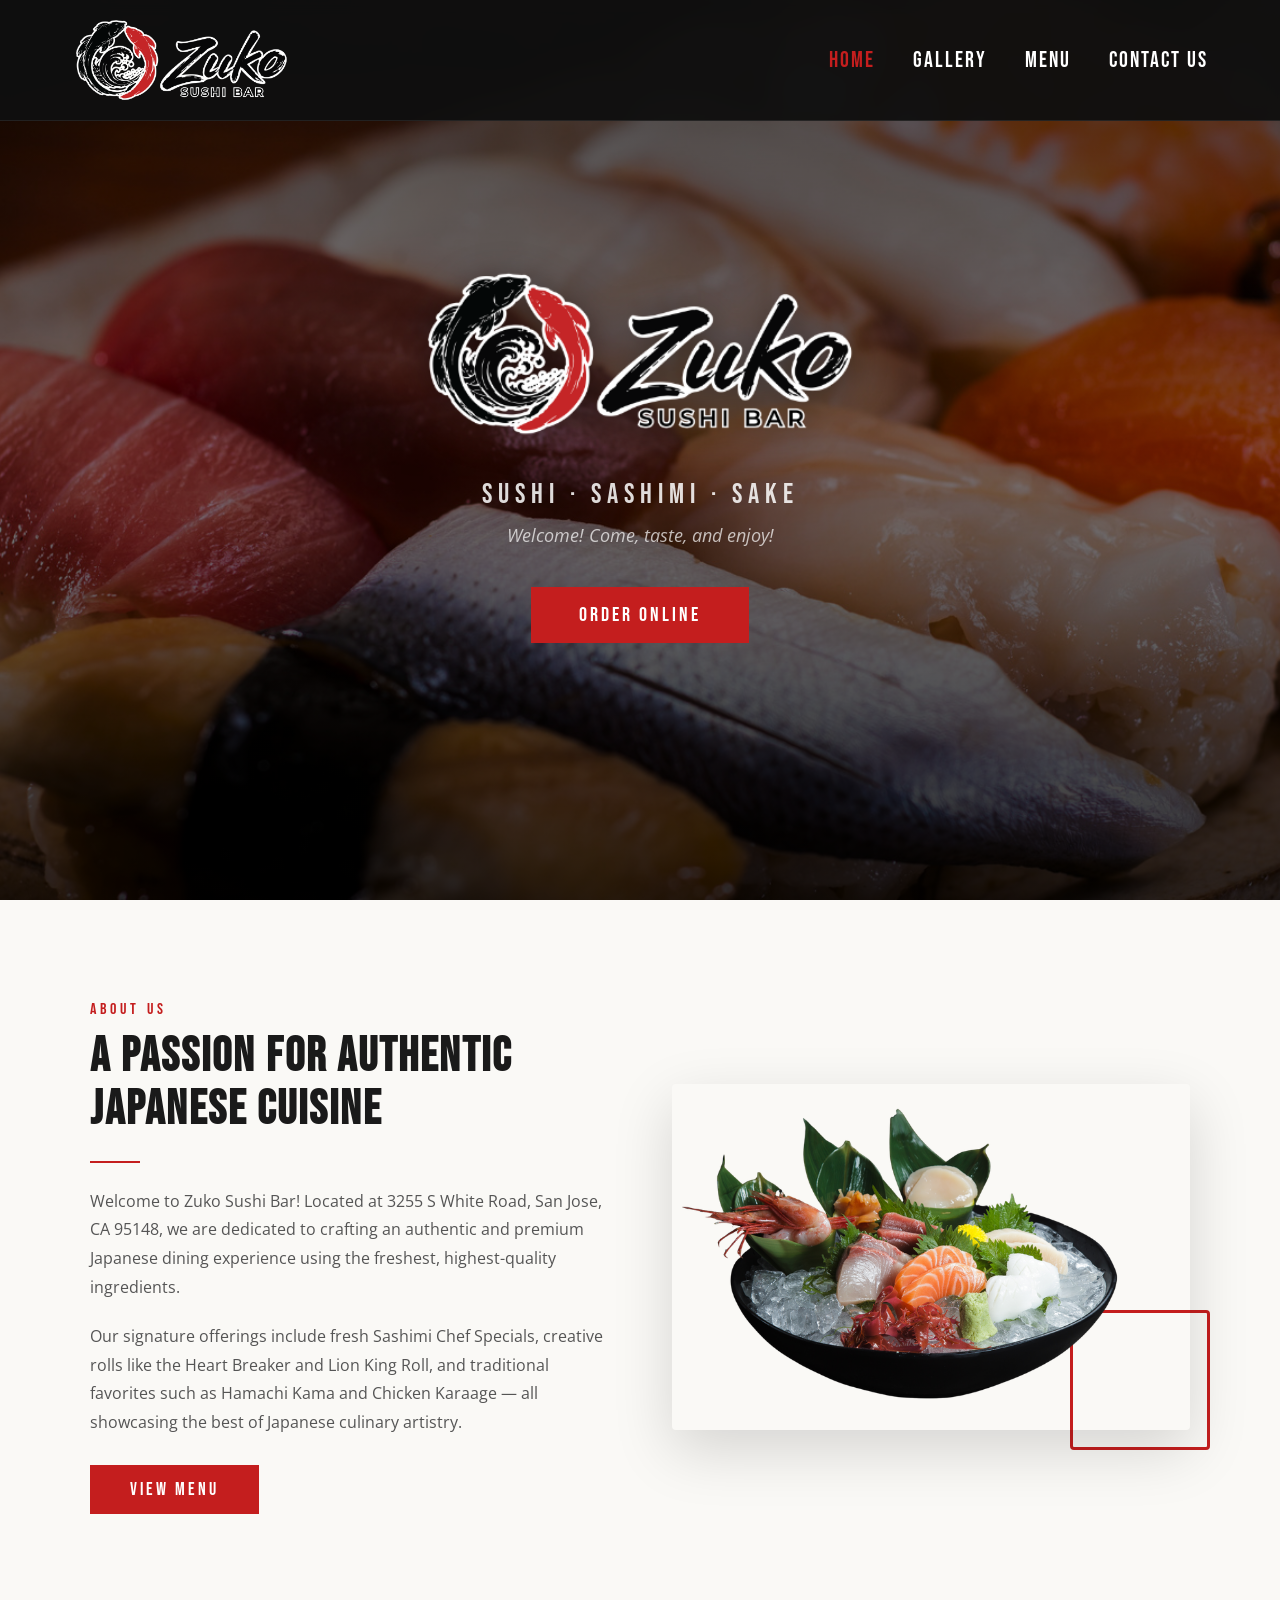
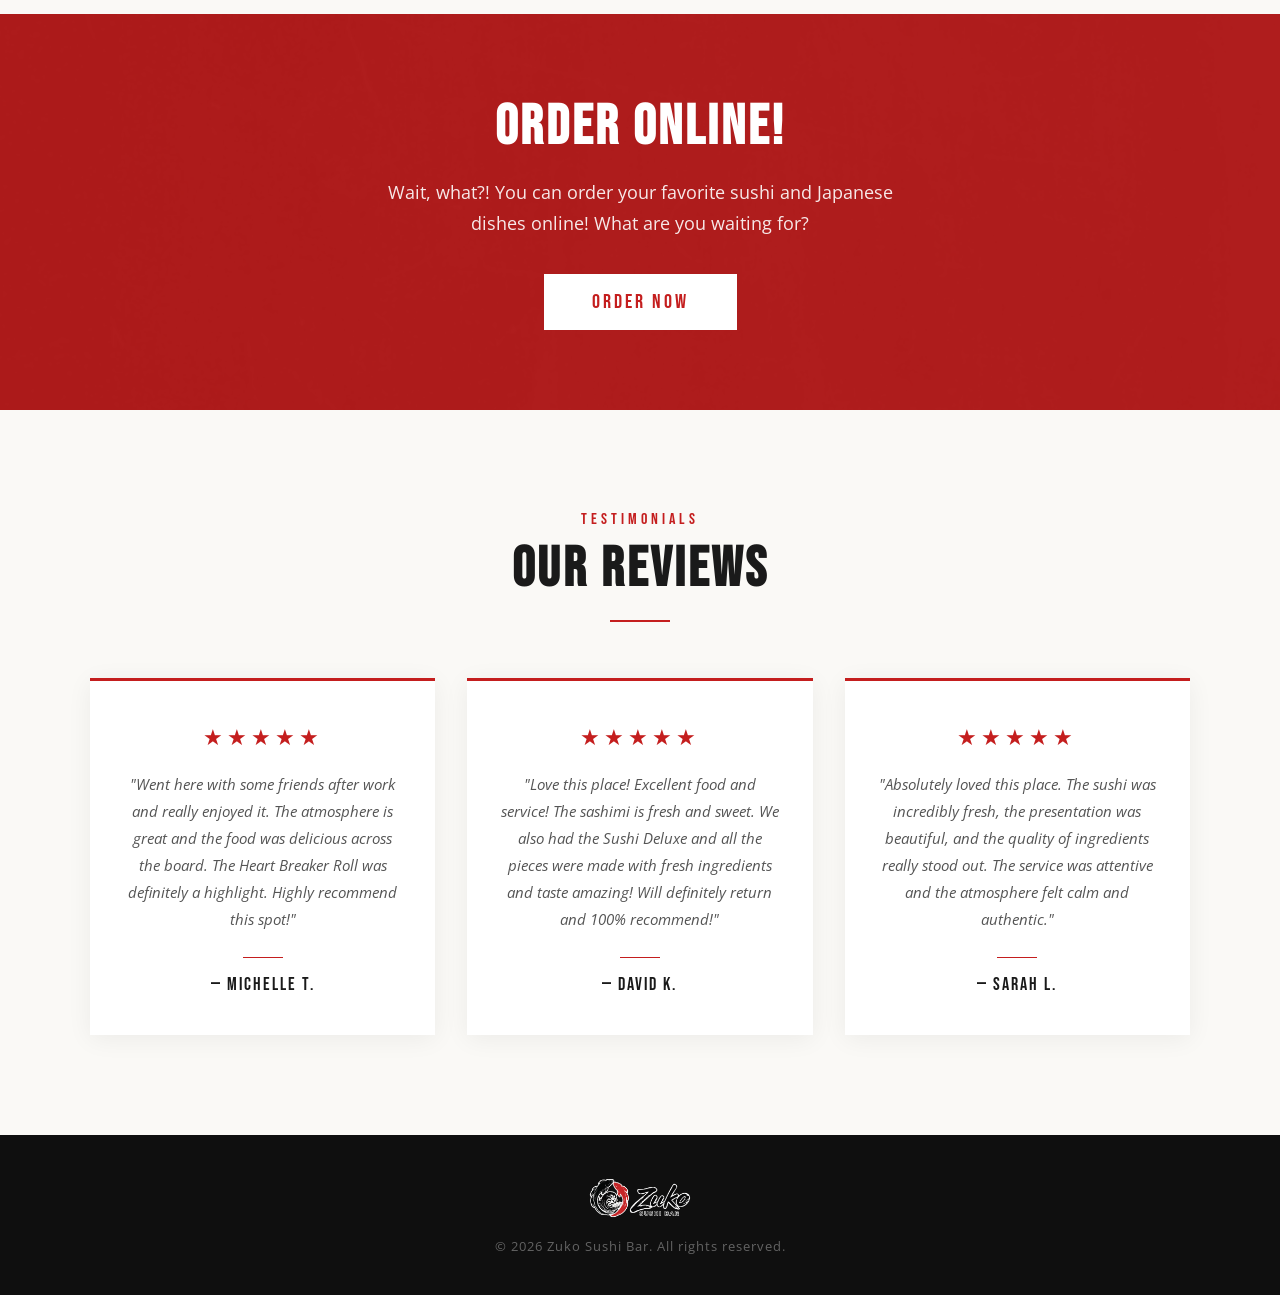
<file: index.html>
<!DOCTYPE html>
<html lang="en">
<head>
  <meta charset="utf-8">
  <meta name="viewport" content="width=device-width, initial-scale=1">

  <title>Zuko Sushi Bar — Sushi · Sashimi · Sake | San Jose, CA</title>
  <meta name="description" content="Authentic Japanese sushi, sashimi & sake in San Jose. Fresh chef specials and signature rolls like the Heart Breaker & Lion King. Order online for pickup.">

  <meta property="og:type" content="website">
  <meta property="og:title" content="Zuko Sushi Bar — Sushi · Sashimi · Sake">
  <meta property="og:description" content="Authentic Japanese dining in San Jose, CA. Fresh sushi, sashimi & sake. Order online.">
  <meta property="og:image" content="assets/nigiri-closeup.png">
  <meta property="og:locale" content="en_US">

  <link rel="icon" type="image/png" href="assets/logo.png">
  <link rel="preconnect" href="https://fonts.googleapis.com">
  <link rel="preconnect" href="https://fonts.gstatic.com" crossorigin>
  <link href="https://fonts.googleapis.com/css2?family=Bebas+Neue&family=Open+Sans:ital,wght@0,400;0,600;0,700;1,400&display=swap" rel="stylesheet">
  <link rel="stylesheet" href="css/styles.css">

  <!-- SEO: Restaurant + OrderAction (đổi target khi có link order) -->
  <script type="application/ld+json">
  {
    "@context": "https://schema.org",
    "@type": "Restaurant",
    "name": "Zuko Sushi Bar",
    "servesCuisine": ["Japanese", "Sushi"],
    "image": "assets/nigiri-closeup.png",
    "telephone": "+1-408-123-4567",
    "address": { "@type": "PostalAddress", "streetAddress": "3255 S White Road", "addressLocality": "San Jose", "addressRegion": "CA", "postalCode": "95148", "addressCountry": "US" },
    "geo": { "@type": "GeoCoordinates", "latitude": 37.3145, "longitude": -121.7937 },
    "hasMenu": "order.html",
    "openingHoursSpecification": [
      { "@type": "OpeningHoursSpecification", "dayOfWeek": ["Monday","Tuesday","Wednesday","Thursday"], "opens": "11:30", "closes": "21:30" },
      { "@type": "OpeningHoursSpecification", "dayOfWeek": ["Friday","Saturday"], "opens": "11:30", "closes": "22:30" },
      { "@type": "OpeningHoursSpecification", "dayOfWeek": "Sunday", "opens": "12:00", "closes": "21:00" }
    ],
    "potentialAction": { "@type": "OrderAction", "target": "https://REPLACE-WITH-ORDER-URL" }
  }
  </script>
</head>
<body>

  <!-- HEADER / NAV -->
  <header class="header">
    <div class="header__inner">
      <a href="index.html" class="header__logo" aria-label="Zuko Sushi Bar — home">
        <img src="assets/logo.png" alt="Zuko Sushi Bar">
      </a>
      <button class="nav-toggle" type="button" aria-label="Toggle menu" aria-controls="nav" aria-expanded="false">
        <span></span><span></span><span></span>
      </button>
      <nav class="nav" id="nav">
        <a href="index.html" aria-current="page">HOME</a>
        <a href="gallery.html">GALLERY</a>
        <a href="order.html">MENU</a>
        <a href="contact.html">CONTACT US</a>
      </nav>
    </div>
  </header>

  <!-- HERO -->
  <section id="hero" class="hero">
    <div class="hero__bg"></div>
    <div class="hero__overlay"></div>
    <div class="hero__content">
      <img class="hero__logo" src="assets/logo.png" alt="Zuko Sushi Bar">
      <p class="hero__tagline">SUSHI · SASHIMI · SAKE</p>
      <p class="hero__welcome">Welcome! Come, taste, and enjoy!</p>
      <a href="order.html" class="btn btn--primary" data-order="hero">ORDER ONLINE</a>
    </div>
  </section>

  <!-- ABOUT -->
  <section id="about" class="section about">
    <div class="wrap about__grid">
      <div>
        <p class="eyebrow">ABOUT US</p>
        <h2 class="about__title">A Passion for Authentic Japanese Cuisine</h2>
        <div class="divider" style="width:50px;margin-bottom:24px"></div>
        <p class="about__text">Welcome to Zuko Sushi Bar! Located at 3255 S White Road, San Jose, CA 95148, we are dedicated to crafting an authentic and premium Japanese dining experience using the freshest, highest-quality ingredients.</p>
        <p class="about__text">Our signature offerings include fresh Sashimi Chef Specials, creative rolls like the Heart Breaker and Lion King Roll, and traditional favorites such as Hamachi Kama and Chicken Karaage — all showcasing the best of Japanese culinary artistry.</p>
        <a href="order.html" class="btn btn--primary btn--sm" style="margin-top:8px">VIEW MENU</a>
      </div>
      <div class="about__media">
        <img src="assets/sashimi-platter.png" alt="Fresh Sashimi Platter" loading="lazy" decoding="async">
        <span class="about__media-frame" aria-hidden="true"></span>
      </div>
    </div>
  </section>

  <!-- ORDER ONLINE BANNER -->
  <section id="menu-cta" class="banner">
    <div class="banner__bg"></div>
    <div class="banner__overlay"></div>
    <div class="banner__content">
      <h2 class="banner__title">Order Online!</h2>
      <p class="banner__text">Wait, what?! You can order your favorite sushi and Japanese dishes online! What are you waiting for?</p>
      <a href="order.html" class="btn btn--invert" data-order="banner">ORDER NOW</a>
    </div>
  </section>

  <!-- REVIEWS -->
  <section id="reviews" class="section reviews">
    <div class="wrap">
      <div class="section-head">
        <p class="eyebrow">TESTIMONIALS</p>
        <h2 class="h-section">Our Reviews</h2>
        <div class="divider divider--center" style="margin-top:20px"></div>
      </div>
      <div class="reviews__grid">
        <article class="review">
          <div class="review__stars" aria-label="5 out of 5 stars">★★★★★</div>
          <p class="review__text">"Went here with some friends after work and really enjoyed it. The atmosphere is great and the food was delicious across the board. The Heart Breaker Roll was definitely a highlight. Highly recommend this spot!"</p>
          <div class="divider divider--center" style="width:40px;height:1px;margin-bottom:16px"></div>
          <p class="review__name">— Michelle T.</p>
        </article>
        <article class="review">
          <div class="review__stars" aria-label="5 out of 5 stars">★★★★★</div>
          <p class="review__text">"Love this place! Excellent food and service! The sashimi is fresh and sweet. We also had the Sushi Deluxe and all the pieces were made with fresh ingredients and taste amazing! Will definitely return and 100% recommend!"</p>
          <div class="divider divider--center" style="width:40px;height:1px;margin-bottom:16px"></div>
          <p class="review__name">— David K.</p>
        </article>
        <article class="review">
          <div class="review__stars" aria-label="5 out of 5 stars">★★★★★</div>
          <p class="review__text">"Absolutely loved this place. The sushi was incredibly fresh, the presentation was beautiful, and the quality of ingredients really stood out. The service was attentive and the atmosphere felt calm and authentic."</p>
          <div class="divider divider--center" style="width:40px;height:1px;margin-bottom:16px"></div>
          <p class="review__name">— Sarah L.</p>
        </article>
      </div>
    </div>
  </section>

  <!-- FOOTER -->
  <footer class="footer">
    <div class="wrap">
      <img class="footer__logo" src="assets/logo.png" alt="Zuko Sushi Bar">
      <p class="footer__copy">© 2026 Zuko Sushi Bar. All rights reserved.</p>
    </div>
  </footer>

  <div class="mobile-order"><a href="order.html" data-order="sticky">ORDER ONLINE</a></div>
  <script src="js/main.js" defer></script>
</body>
</html>
</file>
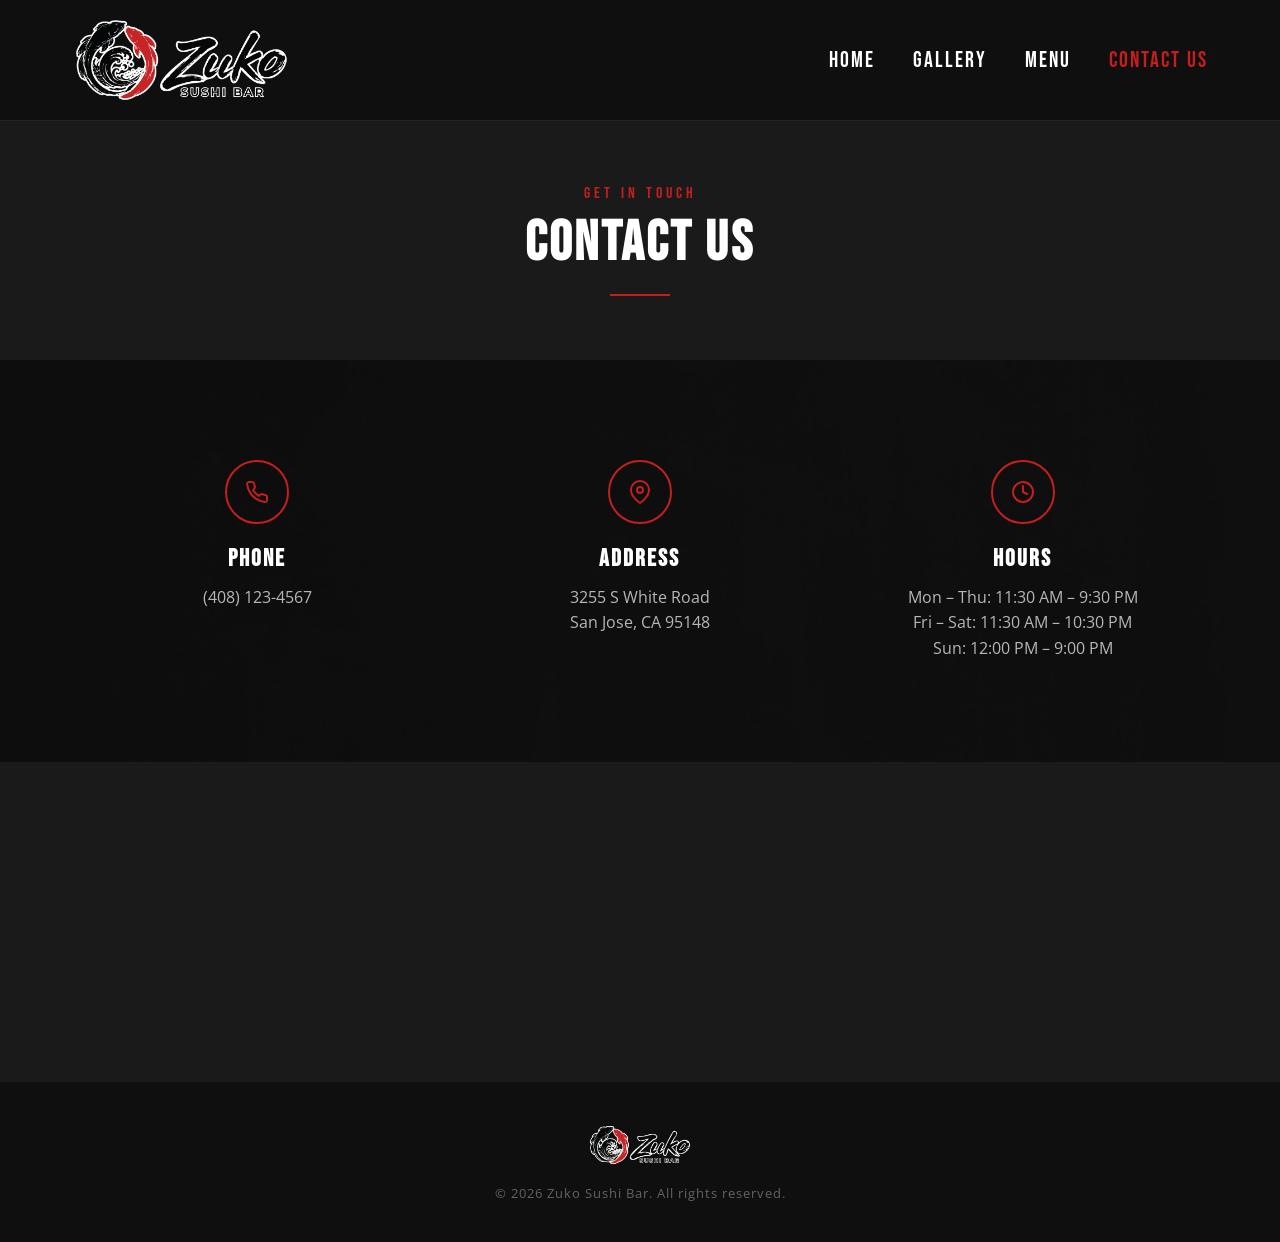
<file: contact.html>
<!DOCTYPE html>
<html lang="en">
<head>
  <meta charset="utf-8">
  <meta name="viewport" content="width=device-width, initial-scale=1">
  <title>Contact — Zuko Sushi Bar | San Jose, CA</title>
  <meta name="description" content="Visit Zuko Sushi Bar at 3255 S White Road, San Jose, CA 95148. Phone, hours and directions.">
  <link rel="icon" type="image/png" href="assets/logo.png">
  <link rel="preconnect" href="https://fonts.googleapis.com">
  <link rel="preconnect" href="https://fonts.gstatic.com" crossorigin>
  <link href="https://fonts.googleapis.com/css2?family=Bebas+Neue&family=Open+Sans:ital,wght@0,400;0,600;0,700;1,400&display=swap" rel="stylesheet">
  <link rel="stylesheet" href="css/styles.css">
</head>
<body>

  <header class="header">
    <div class="header__inner">
      <a href="index.html" class="header__logo" aria-label="Zuko Sushi Bar — home">
        <img src="assets/logo.png" alt="Zuko Sushi Bar">
      </a>
      <button class="nav-toggle" type="button" aria-label="Toggle menu" aria-controls="nav" aria-expanded="false">
        <span></span><span></span><span></span>
      </button>
      <nav class="nav" id="nav">
        <a href="index.html">HOME</a>
        <a href="gallery.html">GALLERY</a>
        <a href="order.html">MENU</a>
        <a href="contact.html" aria-current="page">CONTACT US</a>
      </nav>
    </div>
  </header>

  <section class="page-hero">
    <p class="eyebrow">GET IN TOUCH</p>
    <h1 class="h-section h-section--light">Contact Us</h1>
    <div class="divider divider--center" style="margin-top:20px"></div>
  </section>

  <section class="section contact">
    <div class="contact__bg"></div>
    <div class="contact__overlay"></div>
    <div class="wrap contact__inner">
      <div class="contact__grid">
        <div class="contact__item">
          <div class="contact__icon">
            <svg width="24" height="24" viewBox="0 0 24 24" fill="none" stroke="#C41E1E" stroke-width="2" stroke-linecap="round" stroke-linejoin="round"><path d="M22 16.92v3a2 2 0 0 1-2.18 2 19.79 19.79 0 0 1-8.63-3.07 19.5 19.5 0 0 1-6-6 19.79 19.79 0 0 1-3.07-8.67A2 2 0 0 1 4.11 2h3a2 2 0 0 1 2 1.72 12.84 12.84 0 0 0 .7 2.81 2 2 0 0 1-.45 2.11L8.09 9.91a16 16 0 0 0 6 6l1.27-1.27a2 2 0 0 1 2.11-.45 12.84 12.84 0 0 0 2.81.7A2 2 0 0 1 22 16.92z"></path></svg>
          </div>
          <h3 class="contact__title">Phone</h3>
          <p class="contact__text"><a href="tel:+14081234567">(408) 123-4567</a></p>
        </div>
        <div class="contact__item">
          <div class="contact__icon">
            <svg width="24" height="24" viewBox="0 0 24 24" fill="none" stroke="#C41E1E" stroke-width="2" stroke-linecap="round" stroke-linejoin="round"><path d="M21 10c0 7-9 13-9 13s-9-6-9-13a9 9 0 0 1 18 0z"></path><circle cx="12" cy="10" r="3"></circle></svg>
          </div>
          <h3 class="contact__title">Address</h3>
          <p class="contact__text">3255 S White Road<br>San Jose, CA 95148</p>
        </div>
        <div class="contact__item">
          <div class="contact__icon">
            <svg width="24" height="24" viewBox="0 0 24 24" fill="none" stroke="#C41E1E" stroke-width="2" stroke-linecap="round" stroke-linejoin="round"><circle cx="12" cy="12" r="10"></circle><polyline points="12 6 12 12 16 14"></polyline></svg>
          </div>
          <h3 class="contact__title">Hours</h3>
          <p class="contact__text">Mon – Thu: 11:30 AM – 9:30 PM<br>Fri – Sat: 11:30 AM – 10:30 PM<br>Sun: 12:00 PM – 9:00 PM</p>
        </div>
      </div>
    </div>
  </section>

  <section class="map" aria-label="Map to Zuko Sushi Bar">
    <iframe
      title="Zuko Sushi Bar location map"
      src="https://www.google.com/maps?q=3255+S+White+Road,+San+Jose,+CA+95148&output=embed"
      width="100%" height="320" style="border:0" allowfullscreen loading="lazy" referrerpolicy="no-referrer-when-downgrade"></iframe>
  </section>

  <footer class="footer">
    <div class="wrap">
      <img class="footer__logo" src="assets/logo.png" alt="Zuko Sushi Bar">
      <p class="footer__copy">© 2026 Zuko Sushi Bar. All rights reserved.</p>
    </div>
  </footer>

  <div class="mobile-order"><a href="order.html" data-order="sticky">ORDER ONLINE</a></div>
  <script src="js/main.js" defer></script>
</body>
</html>
</file>
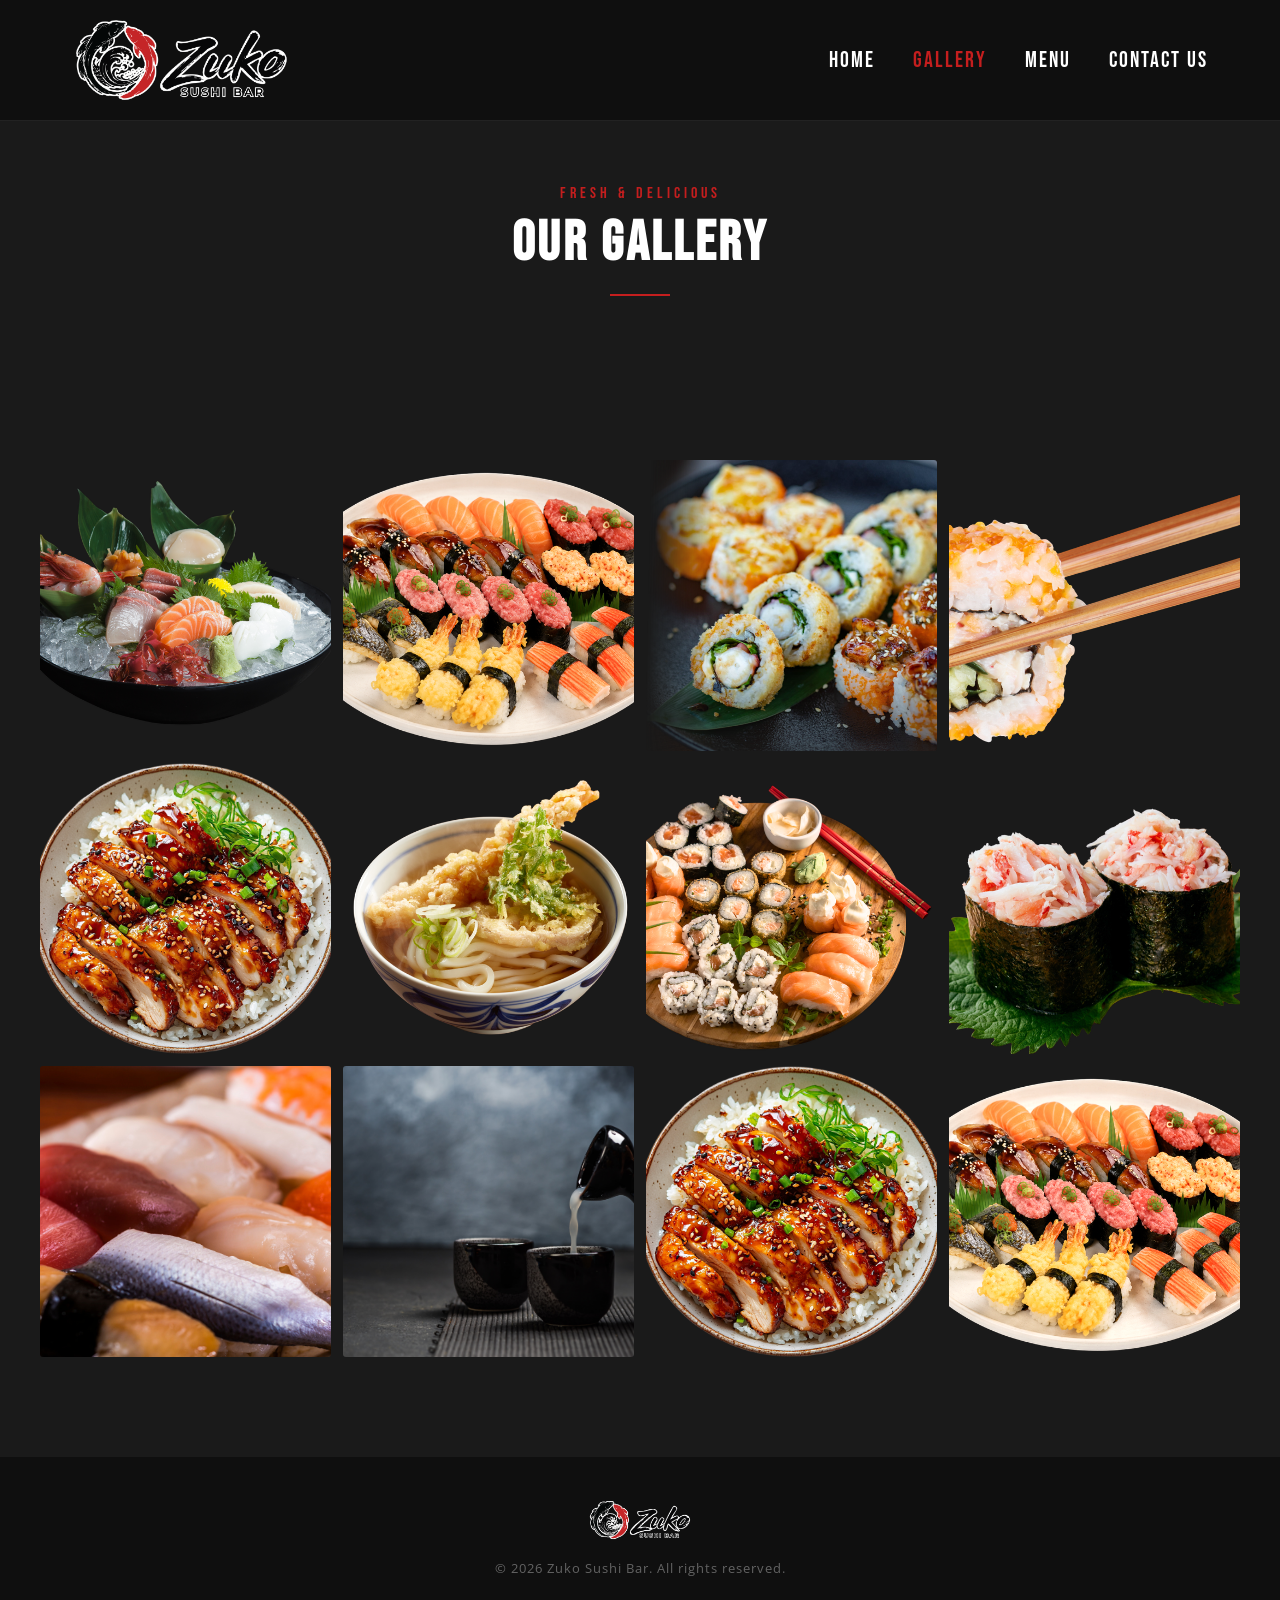
<file: gallery.html>
<!DOCTYPE html>
<html lang="en">
<head>
  <meta charset="utf-8">
  <meta name="viewport" content="width=device-width, initial-scale=1">
  <title>Gallery — Zuko Sushi Bar | San Jose, CA</title>
  <meta name="description" content="A look at the fresh sushi, sashimi, signature rolls and Japanese dishes at Zuko Sushi Bar in San Jose, CA.">
  <link rel="icon" type="image/png" href="assets/logo.png">
  <link rel="preconnect" href="https://fonts.googleapis.com">
  <link rel="preconnect" href="https://fonts.gstatic.com" crossorigin>
  <link href="https://fonts.googleapis.com/css2?family=Bebas+Neue&family=Open+Sans:ital,wght@0,400;0,600;0,700;1,400&display=swap" rel="stylesheet">
  <link rel="stylesheet" href="css/styles.css">
</head>
<body>

  <header class="header">
    <div class="header__inner">
      <a href="index.html" class="header__logo" aria-label="Zuko Sushi Bar — home">
        <img src="assets/logo.png" alt="Zuko Sushi Bar">
      </a>
      <button class="nav-toggle" type="button" aria-label="Toggle menu" aria-controls="nav" aria-expanded="false">
        <span></span><span></span><span></span>
      </button>
      <nav class="nav" id="nav">
        <a href="index.html">HOME</a>
        <a href="gallery.html" aria-current="page">GALLERY</a>
        <a href="order.html">MENU</a>
        <a href="contact.html">CONTACT US</a>
      </nav>
    </div>
  </header>

  <section class="page-hero">
    <p class="eyebrow">FRESH &amp; DELICIOUS</p>
    <h1 class="h-section h-section--light">Our Gallery</h1>
    <div class="divider divider--center" style="margin-top:20px"></div>
  </section>

  <section class="section gallery">
    <div class="wrap--wide">
      <div class="gallery__grid">
        <figure class="gallery__item"><img src="assets/sashimi-platter.png" alt="Sashimi Platter" loading="lazy" decoding="async"></figure>
        <figure class="gallery__item"><img src="assets/sushi-platter.png" alt="Sushi Platter" loading="lazy" decoding="async"></figure>
        <figure class="gallery__item"><img src="assets/rolls-closeup.png" alt="Specialty Rolls" loading="lazy" decoding="async"></figure>
        <figure class="gallery__item"><img src="assets/chopstick-roll.png" alt="Sushi Roll with Chopsticks" loading="lazy" decoding="async"></figure>
        <figure class="gallery__item"><img src="assets/teriyaki-bowl.png" alt="Teriyaki Bowl" loading="lazy" decoding="async"></figure>
        <figure class="gallery__item"><img src="assets/tempura-udon.png" alt="Tempura Udon" loading="lazy" decoding="async"></figure>
        <figure class="gallery__item"><img src="assets/salmon-board.png" alt="Salmon Sushi Board" loading="lazy" decoding="async"></figure>
        <figure class="gallery__item"><img src="assets/kani-sushi.png" alt="Kani Sushi" loading="lazy" decoding="async"></figure>
        <figure class="gallery__item"><img src="assets/nigiri-closeup.png" alt="Nigiri Close Up" loading="lazy" decoding="async"></figure>
        <figure class="gallery__item"><img src="assets/sake-pour.png" alt="Sake Service" loading="lazy" decoding="async"></figure>
        <figure class="gallery__item"><img src="assets/teriyaki-bowl.png" alt="Chef's Special" loading="lazy" decoding="async" style="filter:saturate(1.1)"></figure>
        <figure class="gallery__item"><img src="assets/sushi-platter.png" alt="Party Platter" loading="lazy" decoding="async" style="filter:brightness(1.05)"></figure>
      </div>
    </div>
  </section>

  <footer class="footer">
    <div class="wrap">
      <img class="footer__logo" src="assets/logo.png" alt="Zuko Sushi Bar">
      <p class="footer__copy">© 2026 Zuko Sushi Bar. All rights reserved.</p>
    </div>
  </footer>

  <div class="mobile-order"><a href="order.html" data-order="sticky">ORDER ONLINE</a></div>
  <script src="js/main.js" defer></script>
</body>
</html>
</file>
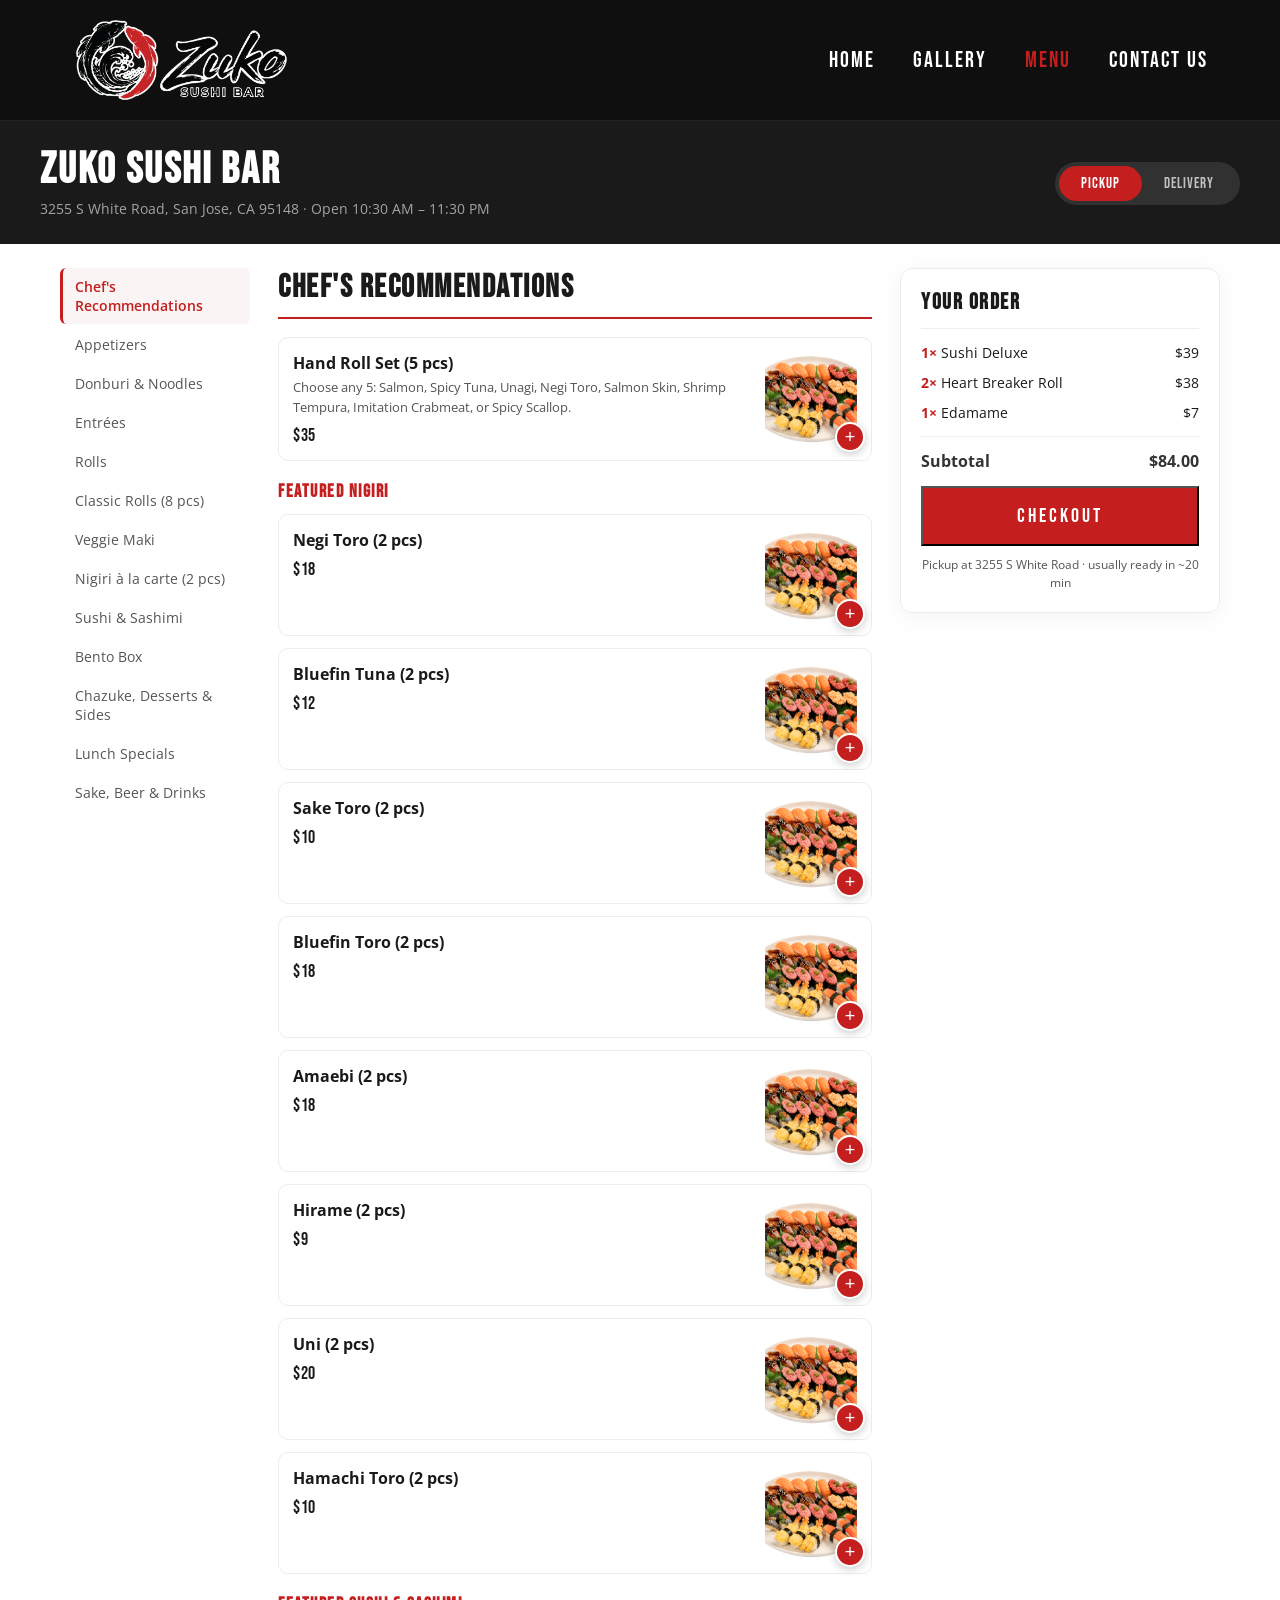
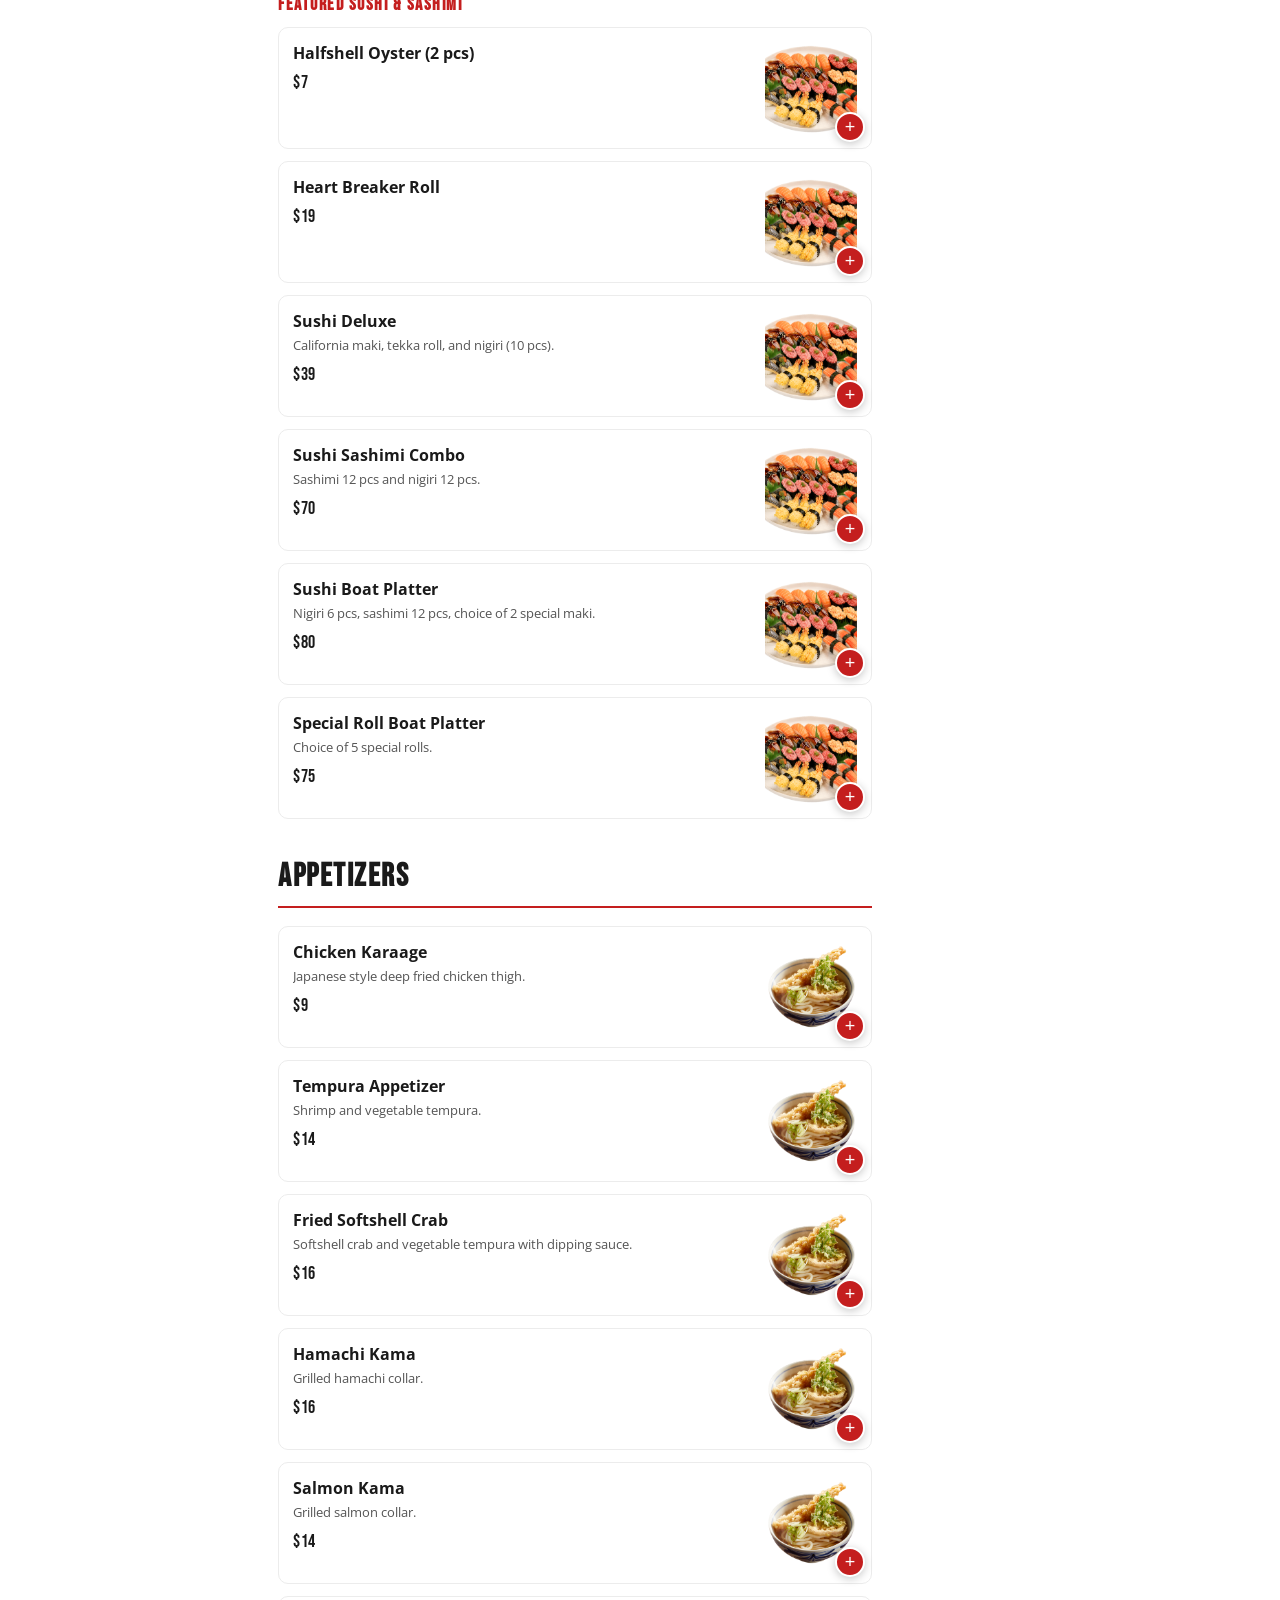
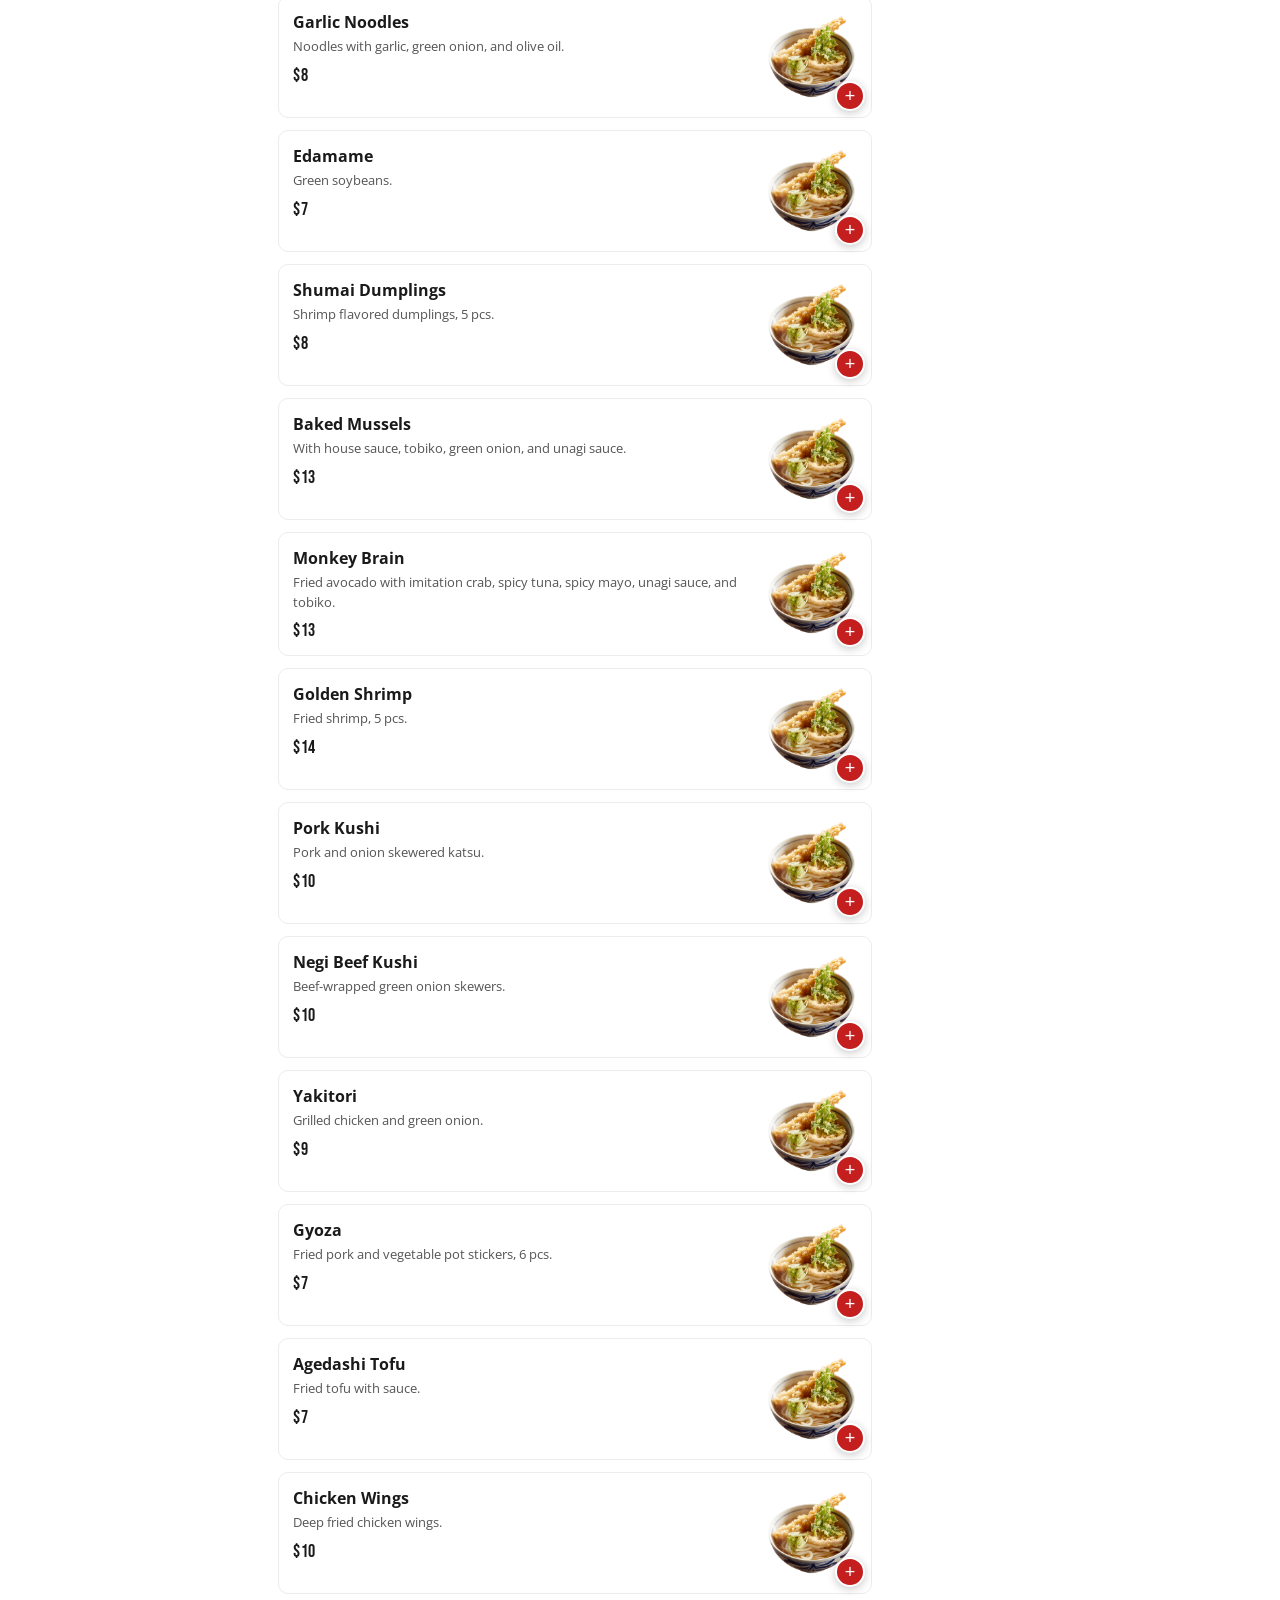
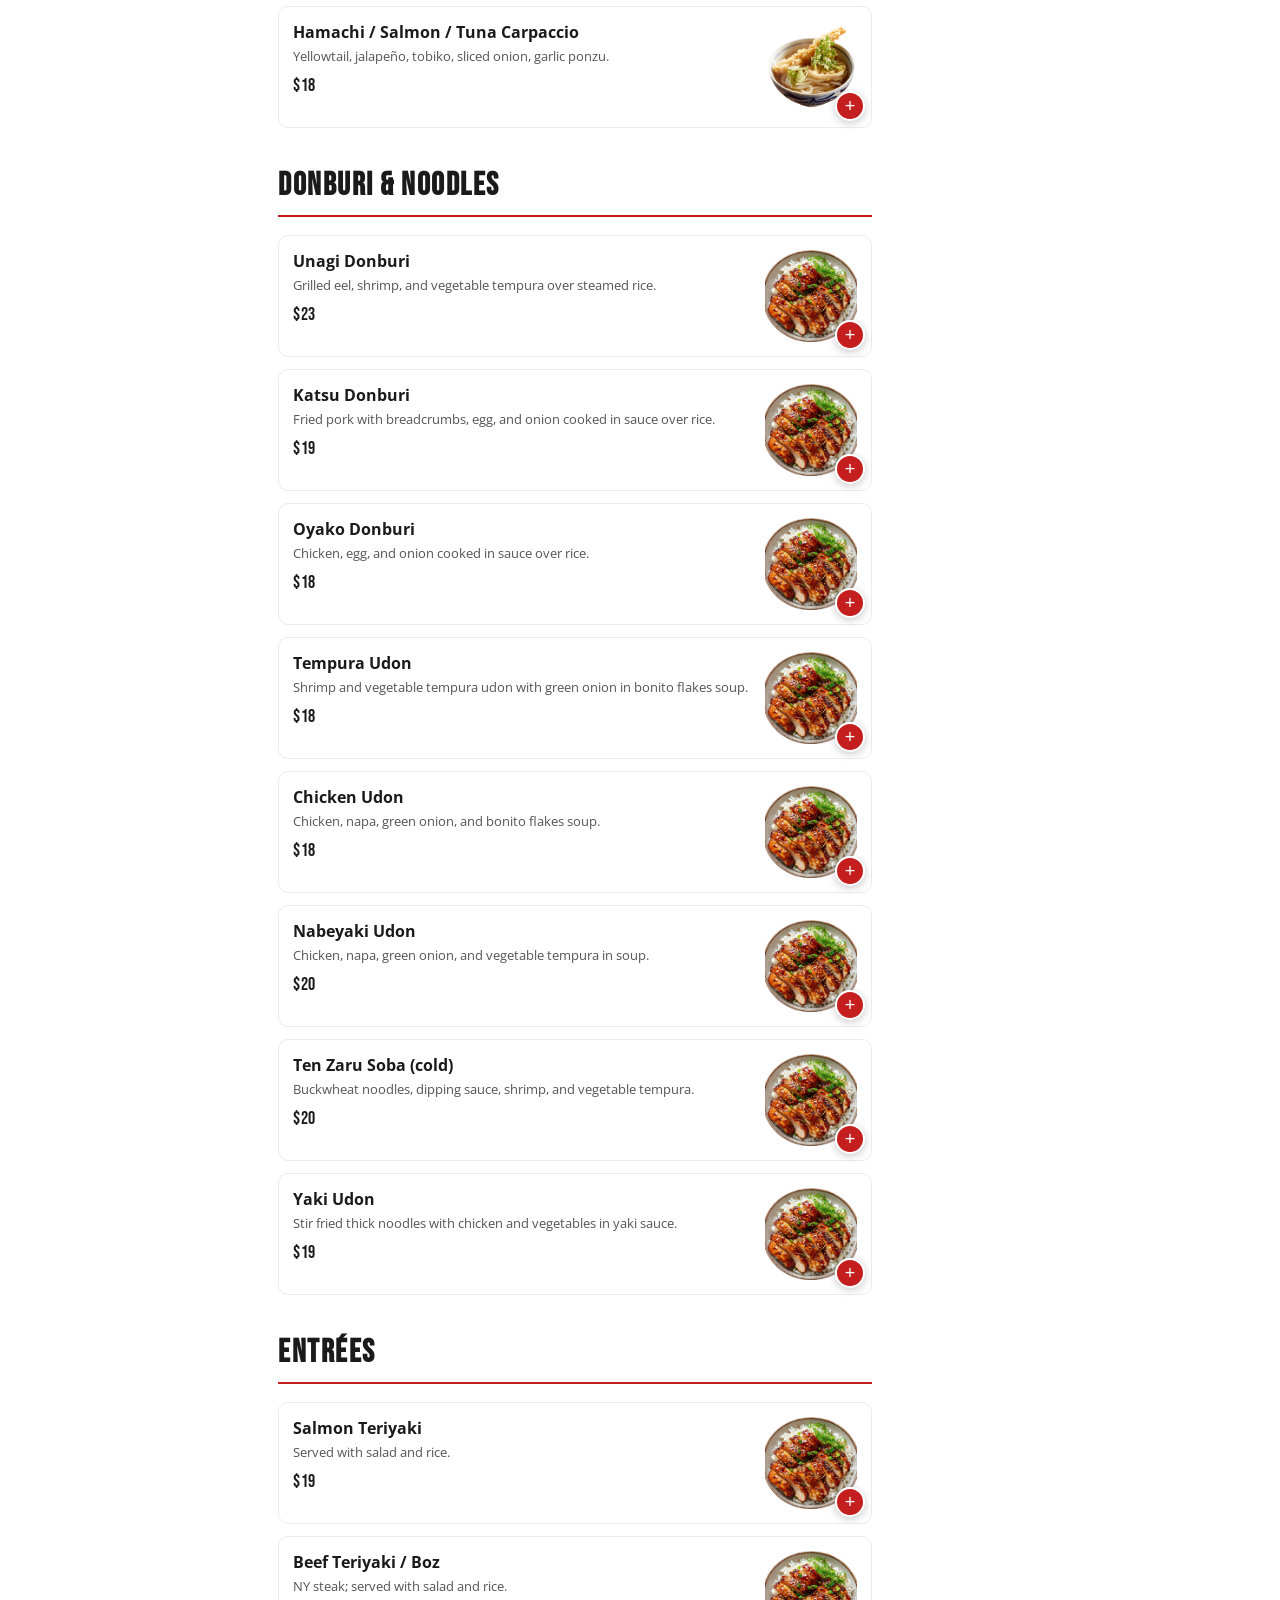
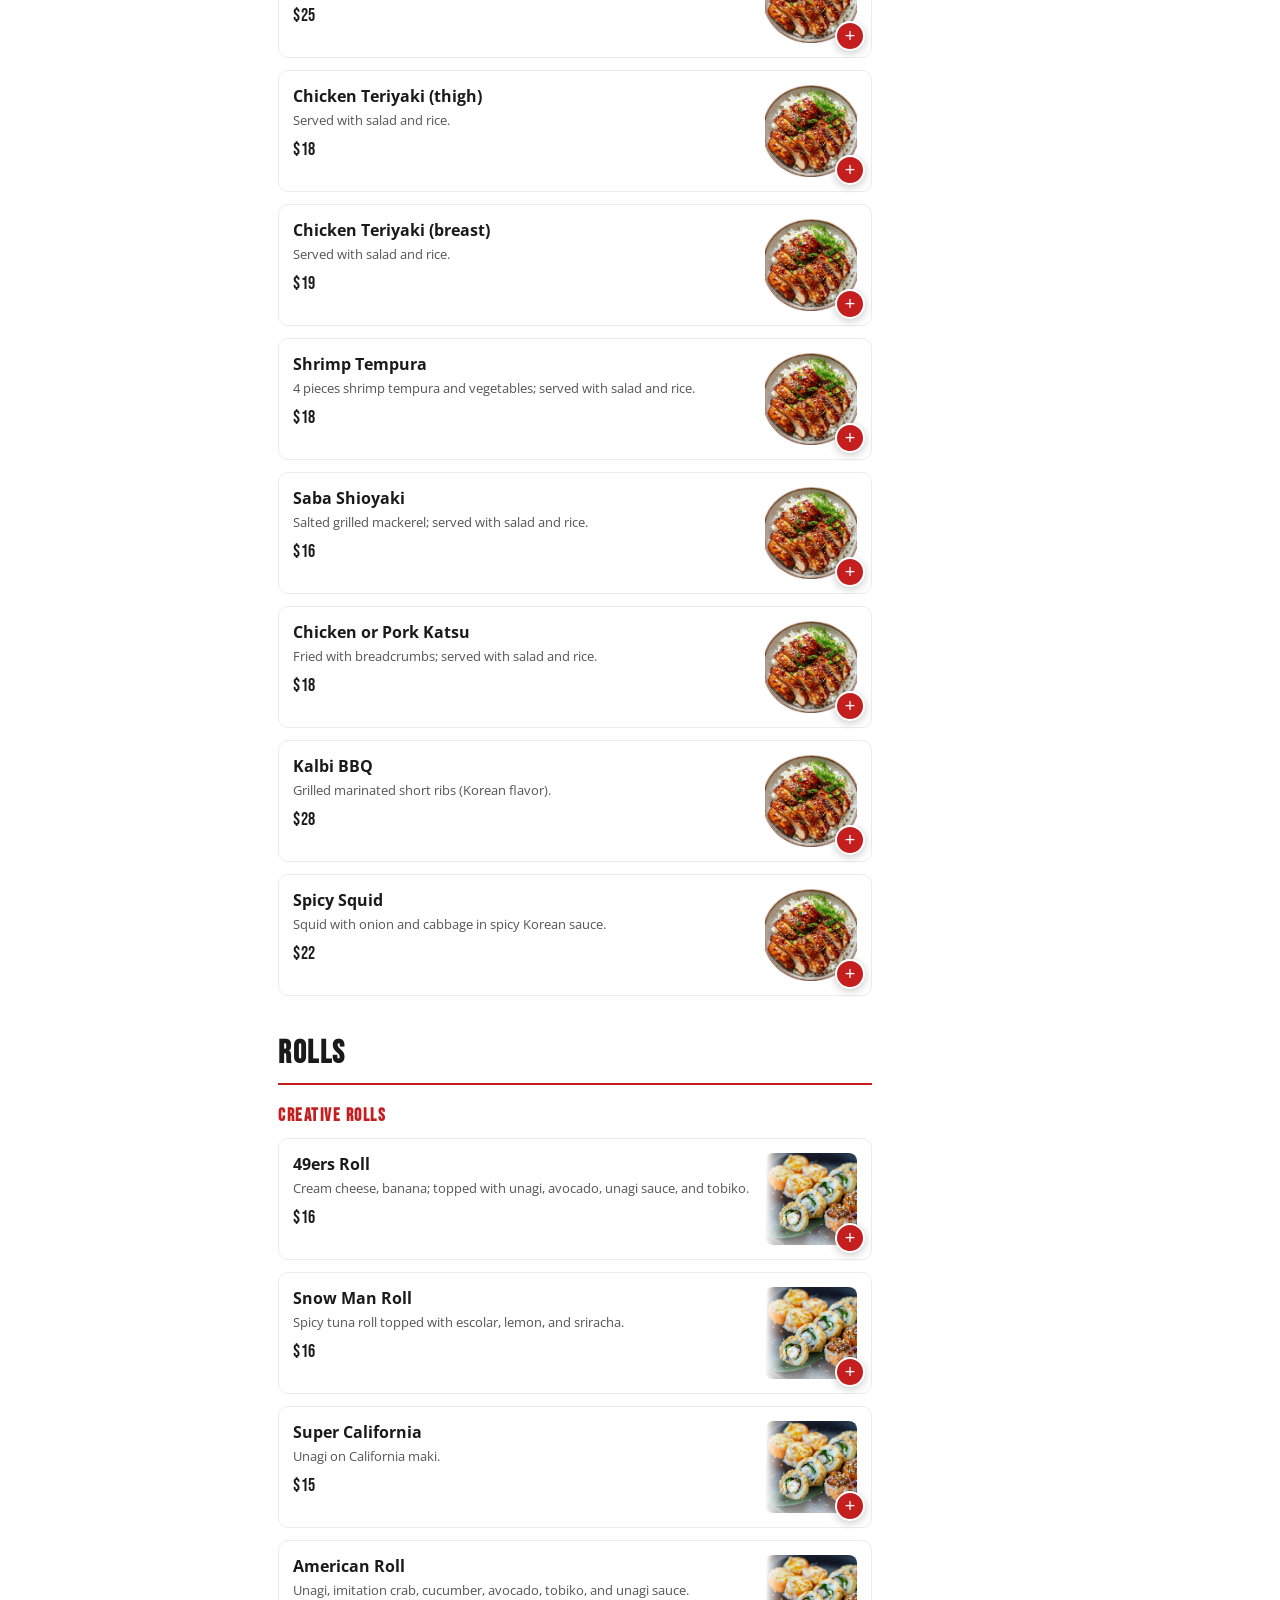
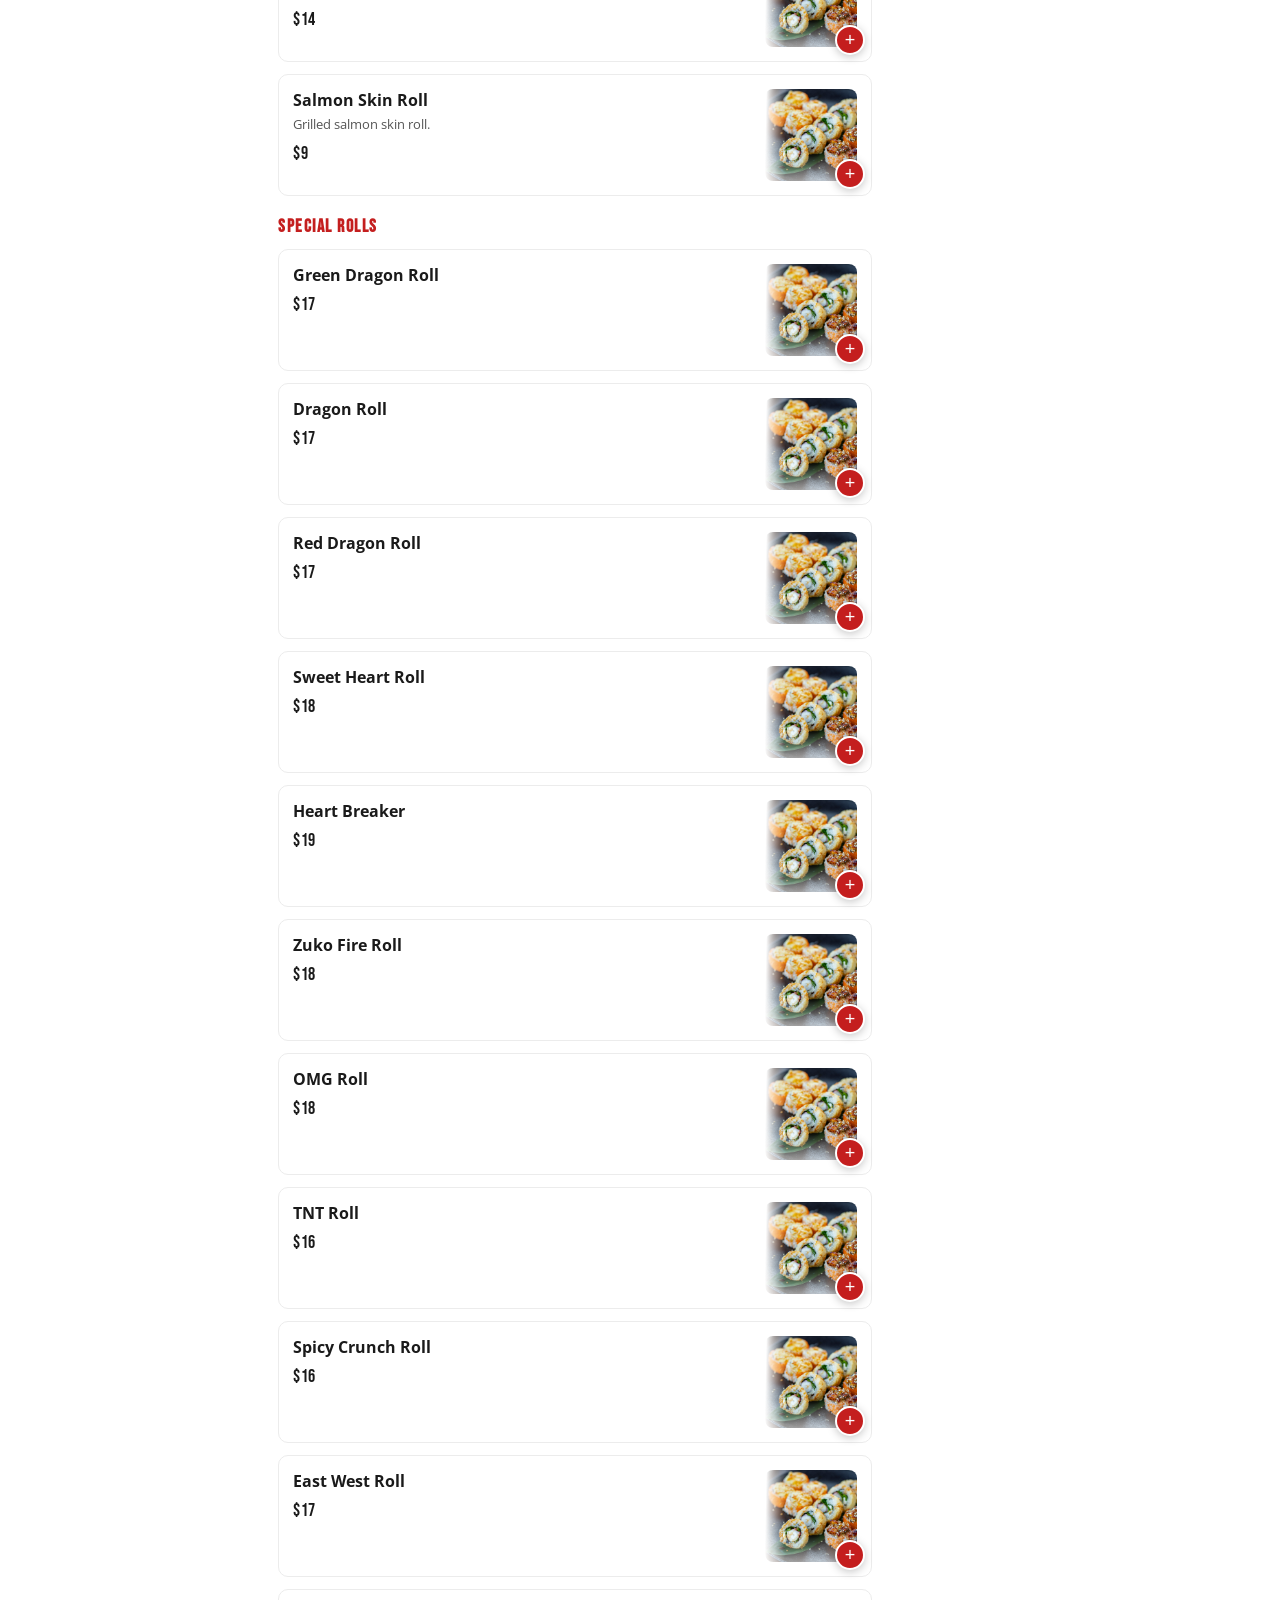
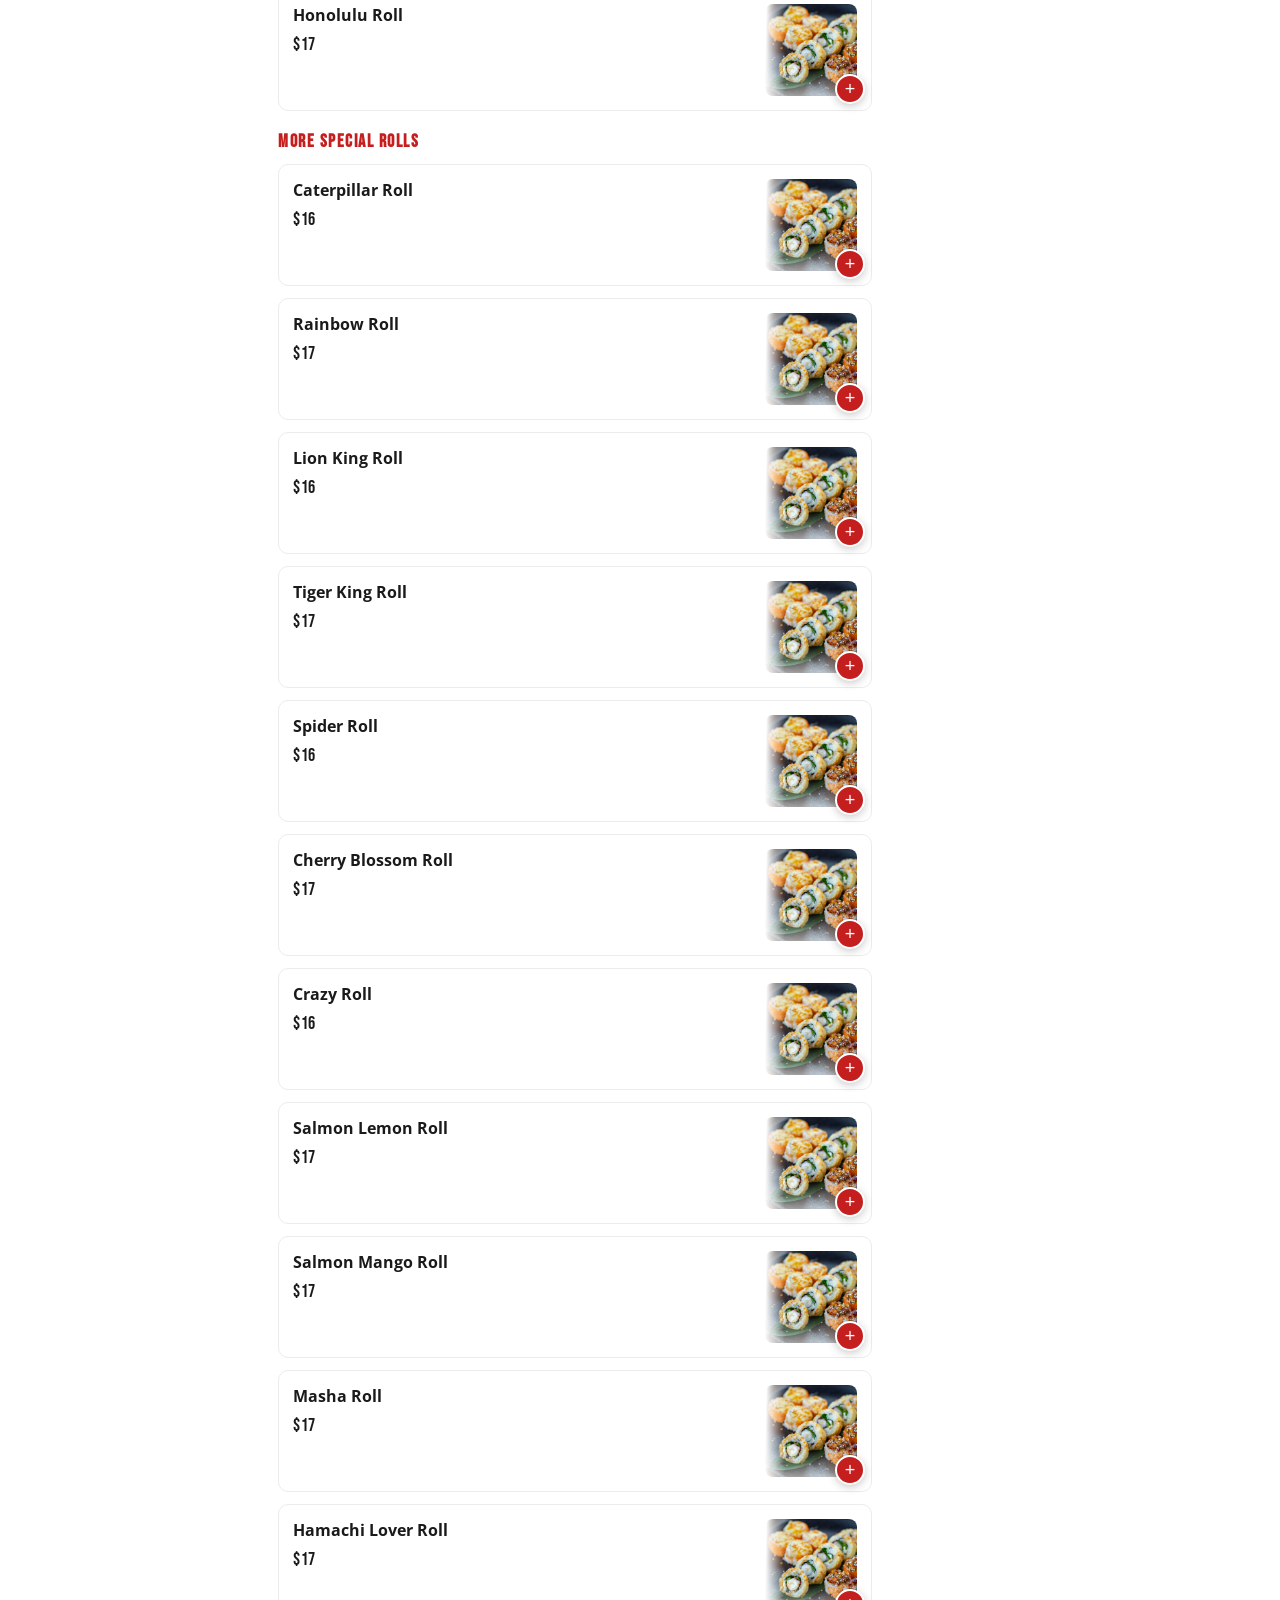
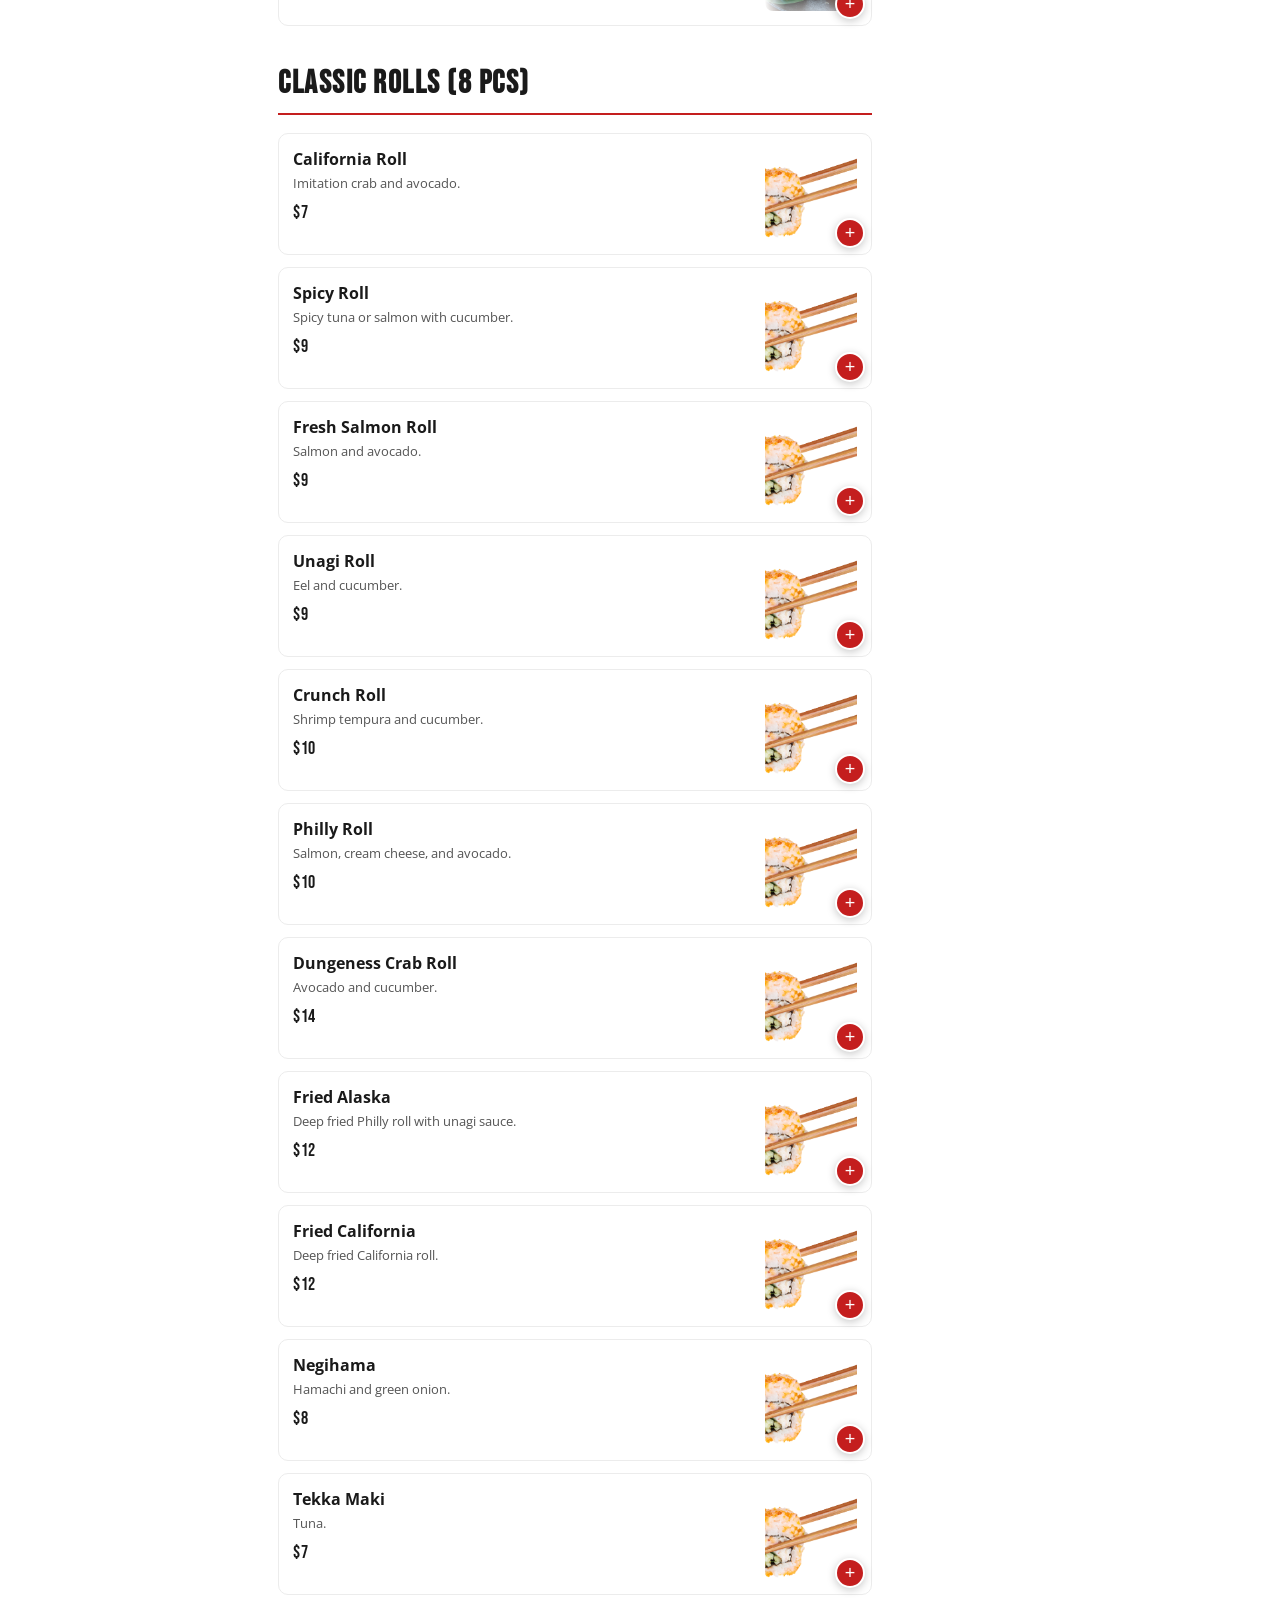
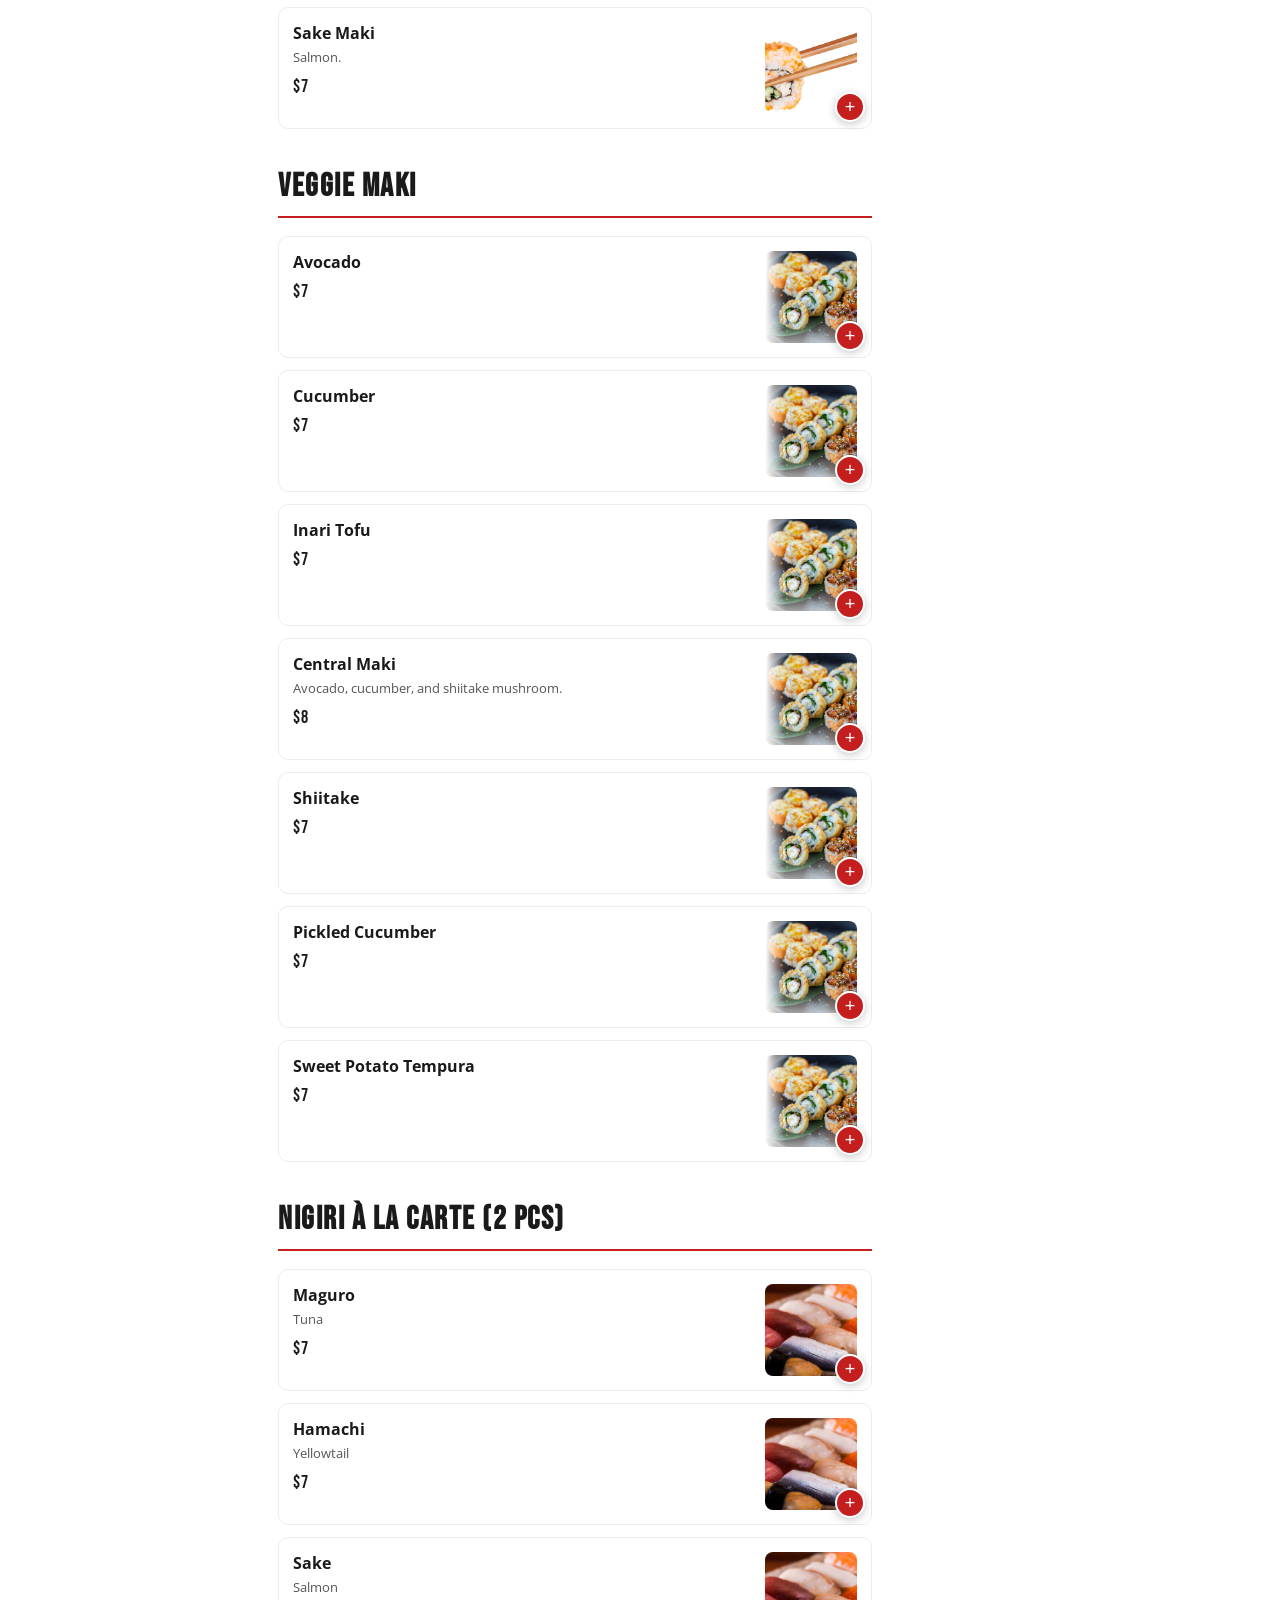
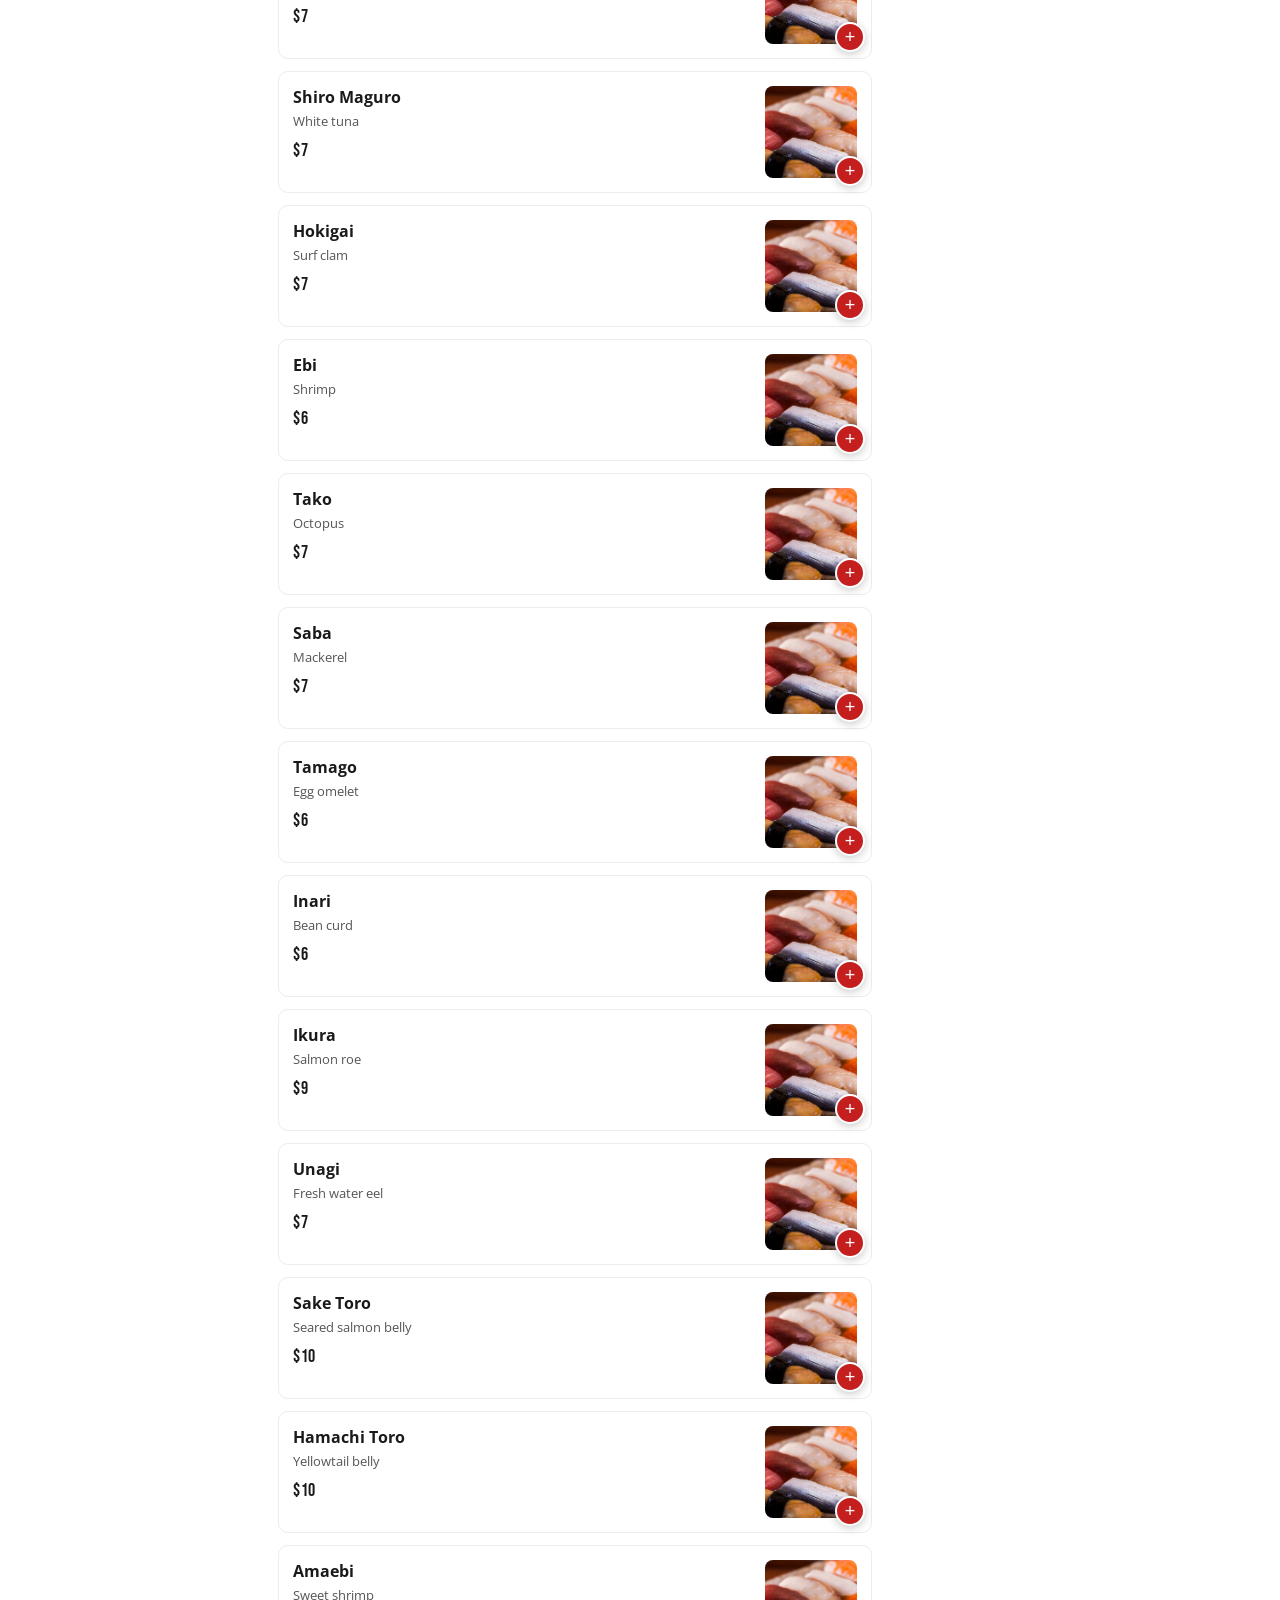
<file: order.html>
<!DOCTYPE html>
<html lang="en">
<head>
  <meta charset="utf-8">
  <meta name="viewport" content="width=device-width, initial-scale=1">
  <title>Menu &amp; Order Online — Zuko Sushi Bar | San Jose, CA</title>
  <meta name="description" content="Order online from Zuko Sushi Bar — sushi, sashimi, rolls, donburi, entrées and more for pickup in San Jose, CA.">
  <link rel="icon" type="image/png" href="assets/logo.png">
  <link rel="preconnect" href="https://fonts.googleapis.com">
  <link rel="preconnect" href="https://fonts.gstatic.com" crossorigin>
  <link href="https://fonts.googleapis.com/css2?family=Bebas+Neue&family=Open+Sans:ital,wght@0,400;0,600;0,700;1,400&display=swap" rel="stylesheet">
  <link rel="stylesheet" href="css/styles.css">
</head>
<body>

  <header class="header">
    <div class="header__inner">
      <a href="index.html" class="header__logo" aria-label="Zuko Sushi Bar — home"><img src="assets/logo.png" alt="Zuko Sushi Bar"></a>
      <button class="nav-toggle" type="button" aria-label="Toggle menu" aria-controls="nav" aria-expanded="false"><span></span><span></span><span></span></button>
      <nav class="nav" id="nav">
        <a href="index.html">HOME</a><a href="gallery.html">GALLERY</a><a href="order.html" aria-current="page">MENU</a><a href="contact.html">CONTACT US</a>
      </nav>
    </div>
  </header>

  <section class="order-hero">
    <div class="order-hero__inner">
      <div>
        <h1 class="order-hero__name">Zuko Sushi Bar</h1>
        <p class="order-hero__meta">3255 S White Road, San Jose, CA 95148 · Open 10:30 AM – 11:30 PM</p>
      </div>
      <div class="order-hero__toggle" role="group" aria-label="Order type">
        <button class="otoggle is-active" type="button">Pickup</button>
        <button class="otoggle" type="button">Delivery</button>
      </div>
    </div>
  </section>

  <nav class="order-chips" aria-label="Menu categories">
      <a href="#chef-s-recommendations">Chef&#x27;s Recommendations</a>
      <a href="#appetizers">Appetizers</a>
      <a href="#donburi-noodles">Donburi &amp; Noodles</a>
      <a href="#entr-es">Entrées</a>
      <a href="#rolls">Rolls</a>
      <a href="#classic-rolls-8-pcs">Classic Rolls (8 pcs)</a>
      <a href="#veggie-maki">Veggie Maki</a>
      <a href="#nigiri-la-carte-2-pcs">Nigiri à la carte (2 pcs)</a>
      <a href="#sushi-sashimi">Sushi &amp; Sashimi</a>
      <a href="#bento-box">Bento Box</a>
      <a href="#chazuke-desserts-sides">Chazuke, Desserts &amp; Sides</a>
      <a href="#lunch-specials">Lunch Specials</a>
      <a href="#sake-beer-drinks">Sake, Beer &amp; Drinks</a>
  </nav>

  <div class="order-layout">
    <aside class="order-cats">
      <nav class="order-cats__nav" aria-label="Menu categories">
        <a class="order-cats__link" href="#chef-s-recommendations">Chef&#x27;s Recommendations</a>
        <a class="order-cats__link" href="#appetizers">Appetizers</a>
        <a class="order-cats__link" href="#donburi-noodles">Donburi &amp; Noodles</a>
        <a class="order-cats__link" href="#entr-es">Entrées</a>
        <a class="order-cats__link" href="#rolls">Rolls</a>
        <a class="order-cats__link" href="#classic-rolls-8-pcs">Classic Rolls (8 pcs)</a>
        <a class="order-cats__link" href="#veggie-maki">Veggie Maki</a>
        <a class="order-cats__link" href="#nigiri-la-carte-2-pcs">Nigiri à la carte (2 pcs)</a>
        <a class="order-cats__link" href="#sushi-sashimi">Sushi &amp; Sashimi</a>
        <a class="order-cats__link" href="#bento-box">Bento Box</a>
        <a class="order-cats__link" href="#chazuke-desserts-sides">Chazuke, Desserts &amp; Sides</a>
        <a class="order-cats__link" href="#lunch-specials">Lunch Specials</a>
        <a class="order-cats__link" href="#sake-beer-drinks">Sake, Beer &amp; Drinks</a>
      </nav>
    </aside>

    <main class="order-menu">
        <section class="order-cat" id="chef-s-recommendations">
          <h3 class="order-cat__title">Chef&#x27;s Recommendations</h3>
          <div class="order-items">
          <article class="ocard">
            <div class="ocard__body">
              <h4 class="ocard__name">Hand Roll Set (5 pcs)</h4>
              <p class="ocard__desc">Choose any 5: Salmon, Spicy Tuna, Unagi, Negi Toro, Salmon Skin, Shrimp Tempura, Imitation Crabmeat, or Spicy Scallop.</p>
              <span class="ocard__price">$35</span>
            </div>
            <div class="ocard__media">
              <img src="assets/sushi-platter.png" alt="Hand Roll Set (5 pcs)" loading="lazy" decoding="async">
              <button class="ocard__add" type="button" aria-label="Add Hand Roll Set (5 pcs)">+</button>
            </div>
          </article>
          </div>
          <h4 class="order-cat__sub">Featured Nigiri</h4>
          <div class="order-items">
          <article class="ocard">
            <div class="ocard__body">
              <h4 class="ocard__name">Negi Toro (2 pcs)</h4>
              <span class="ocard__price">$18</span>
            </div>
            <div class="ocard__media">
              <img src="assets/sushi-platter.png" alt="Negi Toro (2 pcs)" loading="lazy" decoding="async">
              <button class="ocard__add" type="button" aria-label="Add Negi Toro (2 pcs)">+</button>
            </div>
          </article>
          <article class="ocard">
            <div class="ocard__body">
              <h4 class="ocard__name">Bluefin Tuna (2 pcs)</h4>
              <span class="ocard__price">$12</span>
            </div>
            <div class="ocard__media">
              <img src="assets/sushi-platter.png" alt="Bluefin Tuna (2 pcs)" loading="lazy" decoding="async">
              <button class="ocard__add" type="button" aria-label="Add Bluefin Tuna (2 pcs)">+</button>
            </div>
          </article>
          <article class="ocard">
            <div class="ocard__body">
              <h4 class="ocard__name">Sake Toro (2 pcs)</h4>
              <span class="ocard__price">$10</span>
            </div>
            <div class="ocard__media">
              <img src="assets/sushi-platter.png" alt="Sake Toro (2 pcs)" loading="lazy" decoding="async">
              <button class="ocard__add" type="button" aria-label="Add Sake Toro (2 pcs)">+</button>
            </div>
          </article>
          <article class="ocard">
            <div class="ocard__body">
              <h4 class="ocard__name">Bluefin Toro (2 pcs)</h4>
              <span class="ocard__price">$18</span>
            </div>
            <div class="ocard__media">
              <img src="assets/sushi-platter.png" alt="Bluefin Toro (2 pcs)" loading="lazy" decoding="async">
              <button class="ocard__add" type="button" aria-label="Add Bluefin Toro (2 pcs)">+</button>
            </div>
          </article>
          <article class="ocard">
            <div class="ocard__body">
              <h4 class="ocard__name">Amaebi (2 pcs)</h4>
              <span class="ocard__price">$18</span>
            </div>
            <div class="ocard__media">
              <img src="assets/sushi-platter.png" alt="Amaebi (2 pcs)" loading="lazy" decoding="async">
              <button class="ocard__add" type="button" aria-label="Add Amaebi (2 pcs)">+</button>
            </div>
          </article>
          <article class="ocard">
            <div class="ocard__body">
              <h4 class="ocard__name">Hirame (2 pcs)</h4>
              <span class="ocard__price">$9</span>
            </div>
            <div class="ocard__media">
              <img src="assets/sushi-platter.png" alt="Hirame (2 pcs)" loading="lazy" decoding="async">
              <button class="ocard__add" type="button" aria-label="Add Hirame (2 pcs)">+</button>
            </div>
          </article>
          <article class="ocard">
            <div class="ocard__body">
              <h4 class="ocard__name">Uni (2 pcs)</h4>
              <span class="ocard__price">$20</span>
            </div>
            <div class="ocard__media">
              <img src="assets/sushi-platter.png" alt="Uni (2 pcs)" loading="lazy" decoding="async">
              <button class="ocard__add" type="button" aria-label="Add Uni (2 pcs)">+</button>
            </div>
          </article>
          <article class="ocard">
            <div class="ocard__body">
              <h4 class="ocard__name">Hamachi Toro (2 pcs)</h4>
              <span class="ocard__price">$10</span>
            </div>
            <div class="ocard__media">
              <img src="assets/sushi-platter.png" alt="Hamachi Toro (2 pcs)" loading="lazy" decoding="async">
              <button class="ocard__add" type="button" aria-label="Add Hamachi Toro (2 pcs)">+</button>
            </div>
          </article>
          </div>
          <h4 class="order-cat__sub">Featured Sushi &amp; Sashimi</h4>
          <div class="order-items">
          <article class="ocard">
            <div class="ocard__body">
              <h4 class="ocard__name">Halfshell Oyster (2 pcs)</h4>
              <span class="ocard__price">$7</span>
            </div>
            <div class="ocard__media">
              <img src="assets/sushi-platter.png" alt="Halfshell Oyster (2 pcs)" loading="lazy" decoding="async">
              <button class="ocard__add" type="button" aria-label="Add Halfshell Oyster (2 pcs)">+</button>
            </div>
          </article>
          <article class="ocard">
            <div class="ocard__body">
              <h4 class="ocard__name">Heart Breaker Roll</h4>
              <span class="ocard__price">$19</span>
            </div>
            <div class="ocard__media">
              <img src="assets/sushi-platter.png" alt="Heart Breaker Roll" loading="lazy" decoding="async">
              <button class="ocard__add" type="button" aria-label="Add Heart Breaker Roll">+</button>
            </div>
          </article>
          <article class="ocard">
            <div class="ocard__body">
              <h4 class="ocard__name">Sushi Deluxe</h4>
              <p class="ocard__desc">California maki, tekka roll, and nigiri (10 pcs).</p>
              <span class="ocard__price">$39</span>
            </div>
            <div class="ocard__media">
              <img src="assets/sushi-platter.png" alt="Sushi Deluxe" loading="lazy" decoding="async">
              <button class="ocard__add" type="button" aria-label="Add Sushi Deluxe">+</button>
            </div>
          </article>
          <article class="ocard">
            <div class="ocard__body">
              <h4 class="ocard__name">Sushi Sashimi Combo</h4>
              <p class="ocard__desc">Sashimi 12 pcs and nigiri 12 pcs.</p>
              <span class="ocard__price">$70</span>
            </div>
            <div class="ocard__media">
              <img src="assets/sushi-platter.png" alt="Sushi Sashimi Combo" loading="lazy" decoding="async">
              <button class="ocard__add" type="button" aria-label="Add Sushi Sashimi Combo">+</button>
            </div>
          </article>
          <article class="ocard">
            <div class="ocard__body">
              <h4 class="ocard__name">Sushi Boat Platter</h4>
              <p class="ocard__desc">Nigiri 6 pcs, sashimi 12 pcs, choice of 2 special maki.</p>
              <span class="ocard__price">$80</span>
            </div>
            <div class="ocard__media">
              <img src="assets/sushi-platter.png" alt="Sushi Boat Platter" loading="lazy" decoding="async">
              <button class="ocard__add" type="button" aria-label="Add Sushi Boat Platter">+</button>
            </div>
          </article>
          <article class="ocard">
            <div class="ocard__body">
              <h4 class="ocard__name">Special Roll Boat Platter</h4>
              <p class="ocard__desc">Choice of 5 special rolls.</p>
              <span class="ocard__price">$75</span>
            </div>
            <div class="ocard__media">
              <img src="assets/sushi-platter.png" alt="Special Roll Boat Platter" loading="lazy" decoding="async">
              <button class="ocard__add" type="button" aria-label="Add Special Roll Boat Platter">+</button>
            </div>
          </article>
          </div>
        </section>
        <section class="order-cat" id="appetizers">
          <h3 class="order-cat__title">Appetizers</h3>
          <div class="order-items">
          <article class="ocard">
            <div class="ocard__body">
              <h4 class="ocard__name">Chicken Karaage</h4>
              <p class="ocard__desc">Japanese style deep fried chicken thigh.</p>
              <span class="ocard__price">$9</span>
            </div>
            <div class="ocard__media">
              <img src="assets/tempura-udon.png" alt="Chicken Karaage" loading="lazy" decoding="async">
              <button class="ocard__add" type="button" aria-label="Add Chicken Karaage">+</button>
            </div>
          </article>
          <article class="ocard">
            <div class="ocard__body">
              <h4 class="ocard__name">Tempura Appetizer</h4>
              <p class="ocard__desc">Shrimp and vegetable tempura.</p>
              <span class="ocard__price">$14</span>
            </div>
            <div class="ocard__media">
              <img src="assets/tempura-udon.png" alt="Tempura Appetizer" loading="lazy" decoding="async">
              <button class="ocard__add" type="button" aria-label="Add Tempura Appetizer">+</button>
            </div>
          </article>
          <article class="ocard">
            <div class="ocard__body">
              <h4 class="ocard__name">Fried Softshell Crab</h4>
              <p class="ocard__desc">Softshell crab and vegetable tempura with dipping sauce.</p>
              <span class="ocard__price">$16</span>
            </div>
            <div class="ocard__media">
              <img src="assets/tempura-udon.png" alt="Fried Softshell Crab" loading="lazy" decoding="async">
              <button class="ocard__add" type="button" aria-label="Add Fried Softshell Crab">+</button>
            </div>
          </article>
          <article class="ocard">
            <div class="ocard__body">
              <h4 class="ocard__name">Hamachi Kama</h4>
              <p class="ocard__desc">Grilled hamachi collar.</p>
              <span class="ocard__price">$16</span>
            </div>
            <div class="ocard__media">
              <img src="assets/tempura-udon.png" alt="Hamachi Kama" loading="lazy" decoding="async">
              <button class="ocard__add" type="button" aria-label="Add Hamachi Kama">+</button>
            </div>
          </article>
          <article class="ocard">
            <div class="ocard__body">
              <h4 class="ocard__name">Salmon Kama</h4>
              <p class="ocard__desc">Grilled salmon collar.</p>
              <span class="ocard__price">$14</span>
            </div>
            <div class="ocard__media">
              <img src="assets/tempura-udon.png" alt="Salmon Kama" loading="lazy" decoding="async">
              <button class="ocard__add" type="button" aria-label="Add Salmon Kama">+</button>
            </div>
          </article>
          <article class="ocard">
            <div class="ocard__body">
              <h4 class="ocard__name">Garlic Noodles</h4>
              <p class="ocard__desc">Noodles with garlic, green onion, and olive oil.</p>
              <span class="ocard__price">$8</span>
            </div>
            <div class="ocard__media">
              <img src="assets/tempura-udon.png" alt="Garlic Noodles" loading="lazy" decoding="async">
              <button class="ocard__add" type="button" aria-label="Add Garlic Noodles">+</button>
            </div>
          </article>
          <article class="ocard">
            <div class="ocard__body">
              <h4 class="ocard__name">Edamame</h4>
              <p class="ocard__desc">Green soybeans.</p>
              <span class="ocard__price">$7</span>
            </div>
            <div class="ocard__media">
              <img src="assets/tempura-udon.png" alt="Edamame" loading="lazy" decoding="async">
              <button class="ocard__add" type="button" aria-label="Add Edamame">+</button>
            </div>
          </article>
          <article class="ocard">
            <div class="ocard__body">
              <h4 class="ocard__name">Shumai Dumplings</h4>
              <p class="ocard__desc">Shrimp flavored dumplings, 5 pcs.</p>
              <span class="ocard__price">$8</span>
            </div>
            <div class="ocard__media">
              <img src="assets/tempura-udon.png" alt="Shumai Dumplings" loading="lazy" decoding="async">
              <button class="ocard__add" type="button" aria-label="Add Shumai Dumplings">+</button>
            </div>
          </article>
          <article class="ocard">
            <div class="ocard__body">
              <h4 class="ocard__name">Baked Mussels</h4>
              <p class="ocard__desc">With house sauce, tobiko, green onion, and unagi sauce.</p>
              <span class="ocard__price">$13</span>
            </div>
            <div class="ocard__media">
              <img src="assets/tempura-udon.png" alt="Baked Mussels" loading="lazy" decoding="async">
              <button class="ocard__add" type="button" aria-label="Add Baked Mussels">+</button>
            </div>
          </article>
          <article class="ocard">
            <div class="ocard__body">
              <h4 class="ocard__name">Monkey Brain</h4>
              <p class="ocard__desc">Fried avocado with imitation crab, spicy tuna, spicy mayo, unagi sauce, and tobiko.</p>
              <span class="ocard__price">$13</span>
            </div>
            <div class="ocard__media">
              <img src="assets/tempura-udon.png" alt="Monkey Brain" loading="lazy" decoding="async">
              <button class="ocard__add" type="button" aria-label="Add Monkey Brain">+</button>
            </div>
          </article>
          <article class="ocard">
            <div class="ocard__body">
              <h4 class="ocard__name">Golden Shrimp</h4>
              <p class="ocard__desc">Fried shrimp, 5 pcs.</p>
              <span class="ocard__price">$14</span>
            </div>
            <div class="ocard__media">
              <img src="assets/tempura-udon.png" alt="Golden Shrimp" loading="lazy" decoding="async">
              <button class="ocard__add" type="button" aria-label="Add Golden Shrimp">+</button>
            </div>
          </article>
          <article class="ocard">
            <div class="ocard__body">
              <h4 class="ocard__name">Pork Kushi</h4>
              <p class="ocard__desc">Pork and onion skewered katsu.</p>
              <span class="ocard__price">$10</span>
            </div>
            <div class="ocard__media">
              <img src="assets/tempura-udon.png" alt="Pork Kushi" loading="lazy" decoding="async">
              <button class="ocard__add" type="button" aria-label="Add Pork Kushi">+</button>
            </div>
          </article>
          <article class="ocard">
            <div class="ocard__body">
              <h4 class="ocard__name">Negi Beef Kushi</h4>
              <p class="ocard__desc">Beef-wrapped green onion skewers.</p>
              <span class="ocard__price">$10</span>
            </div>
            <div class="ocard__media">
              <img src="assets/tempura-udon.png" alt="Negi Beef Kushi" loading="lazy" decoding="async">
              <button class="ocard__add" type="button" aria-label="Add Negi Beef Kushi">+</button>
            </div>
          </article>
          <article class="ocard">
            <div class="ocard__body">
              <h4 class="ocard__name">Yakitori</h4>
              <p class="ocard__desc">Grilled chicken and green onion.</p>
              <span class="ocard__price">$9</span>
            </div>
            <div class="ocard__media">
              <img src="assets/tempura-udon.png" alt="Yakitori" loading="lazy" decoding="async">
              <button class="ocard__add" type="button" aria-label="Add Yakitori">+</button>
            </div>
          </article>
          <article class="ocard">
            <div class="ocard__body">
              <h4 class="ocard__name">Gyoza</h4>
              <p class="ocard__desc">Fried pork and vegetable pot stickers, 6 pcs.</p>
              <span class="ocard__price">$7</span>
            </div>
            <div class="ocard__media">
              <img src="assets/tempura-udon.png" alt="Gyoza" loading="lazy" decoding="async">
              <button class="ocard__add" type="button" aria-label="Add Gyoza">+</button>
            </div>
          </article>
          <article class="ocard">
            <div class="ocard__body">
              <h4 class="ocard__name">Agedashi Tofu</h4>
              <p class="ocard__desc">Fried tofu with sauce.</p>
              <span class="ocard__price">$7</span>
            </div>
            <div class="ocard__media">
              <img src="assets/tempura-udon.png" alt="Agedashi Tofu" loading="lazy" decoding="async">
              <button class="ocard__add" type="button" aria-label="Add Agedashi Tofu">+</button>
            </div>
          </article>
          <article class="ocard">
            <div class="ocard__body">
              <h4 class="ocard__name">Chicken Wings</h4>
              <p class="ocard__desc">Deep fried chicken wings.</p>
              <span class="ocard__price">$10</span>
            </div>
            <div class="ocard__media">
              <img src="assets/tempura-udon.png" alt="Chicken Wings" loading="lazy" decoding="async">
              <button class="ocard__add" type="button" aria-label="Add Chicken Wings">+</button>
            </div>
          </article>
          <article class="ocard">
            <div class="ocard__body">
              <h4 class="ocard__name">Hamachi / Salmon / Tuna Carpaccio</h4>
              <p class="ocard__desc">Yellowtail, jalapeño, tobiko, sliced onion, garlic ponzu.</p>
              <span class="ocard__price">$18</span>
            </div>
            <div class="ocard__media">
              <img src="assets/tempura-udon.png" alt="Hamachi / Salmon / Tuna Carpaccio" loading="lazy" decoding="async">
              <button class="ocard__add" type="button" aria-label="Add Hamachi / Salmon / Tuna Carpaccio">+</button>
            </div>
          </article>
          </div>
        </section>
        <section class="order-cat" id="donburi-noodles">
          <h3 class="order-cat__title">Donburi &amp; Noodles</h3>
          <div class="order-items">
          <article class="ocard">
            <div class="ocard__body">
              <h4 class="ocard__name">Unagi Donburi</h4>
              <p class="ocard__desc">Grilled eel, shrimp, and vegetable tempura over steamed rice.</p>
              <span class="ocard__price">$23</span>
            </div>
            <div class="ocard__media">
              <img src="assets/teriyaki-bowl.png" alt="Unagi Donburi" loading="lazy" decoding="async">
              <button class="ocard__add" type="button" aria-label="Add Unagi Donburi">+</button>
            </div>
          </article>
          <article class="ocard">
            <div class="ocard__body">
              <h4 class="ocard__name">Katsu Donburi</h4>
              <p class="ocard__desc">Fried pork with breadcrumbs, egg, and onion cooked in sauce over rice.</p>
              <span class="ocard__price">$19</span>
            </div>
            <div class="ocard__media">
              <img src="assets/teriyaki-bowl.png" alt="Katsu Donburi" loading="lazy" decoding="async">
              <button class="ocard__add" type="button" aria-label="Add Katsu Donburi">+</button>
            </div>
          </article>
          <article class="ocard">
            <div class="ocard__body">
              <h4 class="ocard__name">Oyako Donburi</h4>
              <p class="ocard__desc">Chicken, egg, and onion cooked in sauce over rice.</p>
              <span class="ocard__price">$18</span>
            </div>
            <div class="ocard__media">
              <img src="assets/teriyaki-bowl.png" alt="Oyako Donburi" loading="lazy" decoding="async">
              <button class="ocard__add" type="button" aria-label="Add Oyako Donburi">+</button>
            </div>
          </article>
          <article class="ocard">
            <div class="ocard__body">
              <h4 class="ocard__name">Tempura Udon</h4>
              <p class="ocard__desc">Shrimp and vegetable tempura udon with green onion in bonito flakes soup.</p>
              <span class="ocard__price">$18</span>
            </div>
            <div class="ocard__media">
              <img src="assets/teriyaki-bowl.png" alt="Tempura Udon" loading="lazy" decoding="async">
              <button class="ocard__add" type="button" aria-label="Add Tempura Udon">+</button>
            </div>
          </article>
          <article class="ocard">
            <div class="ocard__body">
              <h4 class="ocard__name">Chicken Udon</h4>
              <p class="ocard__desc">Chicken, napa, green onion, and bonito flakes soup.</p>
              <span class="ocard__price">$18</span>
            </div>
            <div class="ocard__media">
              <img src="assets/teriyaki-bowl.png" alt="Chicken Udon" loading="lazy" decoding="async">
              <button class="ocard__add" type="button" aria-label="Add Chicken Udon">+</button>
            </div>
          </article>
          <article class="ocard">
            <div class="ocard__body">
              <h4 class="ocard__name">Nabeyaki Udon</h4>
              <p class="ocard__desc">Chicken, napa, green onion, and vegetable tempura in soup.</p>
              <span class="ocard__price">$20</span>
            </div>
            <div class="ocard__media">
              <img src="assets/teriyaki-bowl.png" alt="Nabeyaki Udon" loading="lazy" decoding="async">
              <button class="ocard__add" type="button" aria-label="Add Nabeyaki Udon">+</button>
            </div>
          </article>
          <article class="ocard">
            <div class="ocard__body">
              <h4 class="ocard__name">Ten Zaru Soba (cold)</h4>
              <p class="ocard__desc">Buckwheat noodles, dipping sauce, shrimp, and vegetable tempura.</p>
              <span class="ocard__price">$20</span>
            </div>
            <div class="ocard__media">
              <img src="assets/teriyaki-bowl.png" alt="Ten Zaru Soba (cold)" loading="lazy" decoding="async">
              <button class="ocard__add" type="button" aria-label="Add Ten Zaru Soba (cold)">+</button>
            </div>
          </article>
          <article class="ocard">
            <div class="ocard__body">
              <h4 class="ocard__name">Yaki Udon</h4>
              <p class="ocard__desc">Stir fried thick noodles with chicken and vegetables in yaki sauce.</p>
              <span class="ocard__price">$19</span>
            </div>
            <div class="ocard__media">
              <img src="assets/teriyaki-bowl.png" alt="Yaki Udon" loading="lazy" decoding="async">
              <button class="ocard__add" type="button" aria-label="Add Yaki Udon">+</button>
            </div>
          </article>
          </div>
        </section>
        <section class="order-cat" id="entr-es">
          <h3 class="order-cat__title">Entrées</h3>
          <div class="order-items">
          <article class="ocard">
            <div class="ocard__body">
              <h4 class="ocard__name">Salmon Teriyaki</h4>
              <p class="ocard__desc">Served with salad and rice.</p>
              <span class="ocard__price">$19</span>
            </div>
            <div class="ocard__media">
              <img src="assets/teriyaki-bowl.png" alt="Salmon Teriyaki" loading="lazy" decoding="async">
              <button class="ocard__add" type="button" aria-label="Add Salmon Teriyaki">+</button>
            </div>
          </article>
          <article class="ocard">
            <div class="ocard__body">
              <h4 class="ocard__name">Beef Teriyaki / Boz</h4>
              <p class="ocard__desc">NY steak; served with salad and rice.</p>
              <span class="ocard__price">$25</span>
            </div>
            <div class="ocard__media">
              <img src="assets/teriyaki-bowl.png" alt="Beef Teriyaki / Boz" loading="lazy" decoding="async">
              <button class="ocard__add" type="button" aria-label="Add Beef Teriyaki / Boz">+</button>
            </div>
          </article>
          <article class="ocard">
            <div class="ocard__body">
              <h4 class="ocard__name">Chicken Teriyaki (thigh)</h4>
              <p class="ocard__desc">Served with salad and rice.</p>
              <span class="ocard__price">$18</span>
            </div>
            <div class="ocard__media">
              <img src="assets/teriyaki-bowl.png" alt="Chicken Teriyaki (thigh)" loading="lazy" decoding="async">
              <button class="ocard__add" type="button" aria-label="Add Chicken Teriyaki (thigh)">+</button>
            </div>
          </article>
          <article class="ocard">
            <div class="ocard__body">
              <h4 class="ocard__name">Chicken Teriyaki (breast)</h4>
              <p class="ocard__desc">Served with salad and rice.</p>
              <span class="ocard__price">$19</span>
            </div>
            <div class="ocard__media">
              <img src="assets/teriyaki-bowl.png" alt="Chicken Teriyaki (breast)" loading="lazy" decoding="async">
              <button class="ocard__add" type="button" aria-label="Add Chicken Teriyaki (breast)">+</button>
            </div>
          </article>
          <article class="ocard">
            <div class="ocard__body">
              <h4 class="ocard__name">Shrimp Tempura</h4>
              <p class="ocard__desc">4 pieces shrimp tempura and vegetables; served with salad and rice.</p>
              <span class="ocard__price">$18</span>
            </div>
            <div class="ocard__media">
              <img src="assets/teriyaki-bowl.png" alt="Shrimp Tempura" loading="lazy" decoding="async">
              <button class="ocard__add" type="button" aria-label="Add Shrimp Tempura">+</button>
            </div>
          </article>
          <article class="ocard">
            <div class="ocard__body">
              <h4 class="ocard__name">Saba Shioyaki</h4>
              <p class="ocard__desc">Salted grilled mackerel; served with salad and rice.</p>
              <span class="ocard__price">$16</span>
            </div>
            <div class="ocard__media">
              <img src="assets/teriyaki-bowl.png" alt="Saba Shioyaki" loading="lazy" decoding="async">
              <button class="ocard__add" type="button" aria-label="Add Saba Shioyaki">+</button>
            </div>
          </article>
          <article class="ocard">
            <div class="ocard__body">
              <h4 class="ocard__name">Chicken or Pork Katsu</h4>
              <p class="ocard__desc">Fried with breadcrumbs; served with salad and rice.</p>
              <span class="ocard__price">$18</span>
            </div>
            <div class="ocard__media">
              <img src="assets/teriyaki-bowl.png" alt="Chicken or Pork Katsu" loading="lazy" decoding="async">
              <button class="ocard__add" type="button" aria-label="Add Chicken or Pork Katsu">+</button>
            </div>
          </article>
          <article class="ocard">
            <div class="ocard__body">
              <h4 class="ocard__name">Kalbi BBQ</h4>
              <p class="ocard__desc">Grilled marinated short ribs (Korean flavor).</p>
              <span class="ocard__price">$28</span>
            </div>
            <div class="ocard__media">
              <img src="assets/teriyaki-bowl.png" alt="Kalbi BBQ" loading="lazy" decoding="async">
              <button class="ocard__add" type="button" aria-label="Add Kalbi BBQ">+</button>
            </div>
          </article>
          <article class="ocard">
            <div class="ocard__body">
              <h4 class="ocard__name">Spicy Squid</h4>
              <p class="ocard__desc">Squid with onion and cabbage in spicy Korean sauce.</p>
              <span class="ocard__price">$22</span>
            </div>
            <div class="ocard__media">
              <img src="assets/teriyaki-bowl.png" alt="Spicy Squid" loading="lazy" decoding="async">
              <button class="ocard__add" type="button" aria-label="Add Spicy Squid">+</button>
            </div>
          </article>
          </div>
        </section>
        <section class="order-cat" id="rolls">
          <h3 class="order-cat__title">Rolls</h3>
          <h4 class="order-cat__sub">Creative Rolls</h4>
          <div class="order-items">
          <article class="ocard">
            <div class="ocard__body">
              <h4 class="ocard__name">49ers Roll</h4>
              <p class="ocard__desc">Cream cheese, banana; topped with unagi, avocado, unagi sauce, and tobiko.</p>
              <span class="ocard__price">$16</span>
            </div>
            <div class="ocard__media">
              <img src="assets/rolls-closeup.png" alt="49ers Roll" loading="lazy" decoding="async">
              <button class="ocard__add" type="button" aria-label="Add 49ers Roll">+</button>
            </div>
          </article>
          <article class="ocard">
            <div class="ocard__body">
              <h4 class="ocard__name">Snow Man Roll</h4>
              <p class="ocard__desc">Spicy tuna roll topped with escolar, lemon, and sriracha.</p>
              <span class="ocard__price">$16</span>
            </div>
            <div class="ocard__media">
              <img src="assets/rolls-closeup.png" alt="Snow Man Roll" loading="lazy" decoding="async">
              <button class="ocard__add" type="button" aria-label="Add Snow Man Roll">+</button>
            </div>
          </article>
          <article class="ocard">
            <div class="ocard__body">
              <h4 class="ocard__name">Super California</h4>
              <p class="ocard__desc">Unagi on California maki.</p>
              <span class="ocard__price">$15</span>
            </div>
            <div class="ocard__media">
              <img src="assets/rolls-closeup.png" alt="Super California" loading="lazy" decoding="async">
              <button class="ocard__add" type="button" aria-label="Add Super California">+</button>
            </div>
          </article>
          <article class="ocard">
            <div class="ocard__body">
              <h4 class="ocard__name">American Roll</h4>
              <p class="ocard__desc">Unagi, imitation crab, cucumber, avocado, tobiko, and unagi sauce.</p>
              <span class="ocard__price">$14</span>
            </div>
            <div class="ocard__media">
              <img src="assets/rolls-closeup.png" alt="American Roll" loading="lazy" decoding="async">
              <button class="ocard__add" type="button" aria-label="Add American Roll">+</button>
            </div>
          </article>
          <article class="ocard">
            <div class="ocard__body">
              <h4 class="ocard__name">Salmon Skin Roll</h4>
              <p class="ocard__desc">Grilled salmon skin roll.</p>
              <span class="ocard__price">$9</span>
            </div>
            <div class="ocard__media">
              <img src="assets/rolls-closeup.png" alt="Salmon Skin Roll" loading="lazy" decoding="async">
              <button class="ocard__add" type="button" aria-label="Add Salmon Skin Roll">+</button>
            </div>
          </article>
          </div>
          <h4 class="order-cat__sub">Special Rolls</h4>
          <div class="order-items">
          <article class="ocard">
            <div class="ocard__body">
              <h4 class="ocard__name">Green Dragon Roll</h4>
              <span class="ocard__price">$17</span>
            </div>
            <div class="ocard__media">
              <img src="assets/rolls-closeup.png" alt="Green Dragon Roll" loading="lazy" decoding="async">
              <button class="ocard__add" type="button" aria-label="Add Green Dragon Roll">+</button>
            </div>
          </article>
          <article class="ocard">
            <div class="ocard__body">
              <h4 class="ocard__name">Dragon Roll</h4>
              <span class="ocard__price">$17</span>
            </div>
            <div class="ocard__media">
              <img src="assets/rolls-closeup.png" alt="Dragon Roll" loading="lazy" decoding="async">
              <button class="ocard__add" type="button" aria-label="Add Dragon Roll">+</button>
            </div>
          </article>
          <article class="ocard">
            <div class="ocard__body">
              <h4 class="ocard__name">Red Dragon Roll</h4>
              <span class="ocard__price">$17</span>
            </div>
            <div class="ocard__media">
              <img src="assets/rolls-closeup.png" alt="Red Dragon Roll" loading="lazy" decoding="async">
              <button class="ocard__add" type="button" aria-label="Add Red Dragon Roll">+</button>
            </div>
          </article>
          <article class="ocard">
            <div class="ocard__body">
              <h4 class="ocard__name">Sweet Heart Roll</h4>
              <span class="ocard__price">$18</span>
            </div>
            <div class="ocard__media">
              <img src="assets/rolls-closeup.png" alt="Sweet Heart Roll" loading="lazy" decoding="async">
              <button class="ocard__add" type="button" aria-label="Add Sweet Heart Roll">+</button>
            </div>
          </article>
          <article class="ocard">
            <div class="ocard__body">
              <h4 class="ocard__name">Heart Breaker</h4>
              <span class="ocard__price">$19</span>
            </div>
            <div class="ocard__media">
              <img src="assets/rolls-closeup.png" alt="Heart Breaker" loading="lazy" decoding="async">
              <button class="ocard__add" type="button" aria-label="Add Heart Breaker">+</button>
            </div>
          </article>
          <article class="ocard">
            <div class="ocard__body">
              <h4 class="ocard__name">Zuko Fire Roll</h4>
              <span class="ocard__price">$18</span>
            </div>
            <div class="ocard__media">
              <img src="assets/rolls-closeup.png" alt="Zuko Fire Roll" loading="lazy" decoding="async">
              <button class="ocard__add" type="button" aria-label="Add Zuko Fire Roll">+</button>
            </div>
          </article>
          <article class="ocard">
            <div class="ocard__body">
              <h4 class="ocard__name">OMG Roll</h4>
              <span class="ocard__price">$18</span>
            </div>
            <div class="ocard__media">
              <img src="assets/rolls-closeup.png" alt="OMG Roll" loading="lazy" decoding="async">
              <button class="ocard__add" type="button" aria-label="Add OMG Roll">+</button>
            </div>
          </article>
          <article class="ocard">
            <div class="ocard__body">
              <h4 class="ocard__name">TNT Roll</h4>
              <span class="ocard__price">$16</span>
            </div>
            <div class="ocard__media">
              <img src="assets/rolls-closeup.png" alt="TNT Roll" loading="lazy" decoding="async">
              <button class="ocard__add" type="button" aria-label="Add TNT Roll">+</button>
            </div>
          </article>
          <article class="ocard">
            <div class="ocard__body">
              <h4 class="ocard__name">Spicy Crunch Roll</h4>
              <span class="ocard__price">$16</span>
            </div>
            <div class="ocard__media">
              <img src="assets/rolls-closeup.png" alt="Spicy Crunch Roll" loading="lazy" decoding="async">
              <button class="ocard__add" type="button" aria-label="Add Spicy Crunch Roll">+</button>
            </div>
          </article>
          <article class="ocard">
            <div class="ocard__body">
              <h4 class="ocard__name">East West Roll</h4>
              <span class="ocard__price">$17</span>
            </div>
            <div class="ocard__media">
              <img src="assets/rolls-closeup.png" alt="East West Roll" loading="lazy" decoding="async">
              <button class="ocard__add" type="button" aria-label="Add East West Roll">+</button>
            </div>
          </article>
          <article class="ocard">
            <div class="ocard__body">
              <h4 class="ocard__name">Honolulu Roll</h4>
              <span class="ocard__price">$17</span>
            </div>
            <div class="ocard__media">
              <img src="assets/rolls-closeup.png" alt="Honolulu Roll" loading="lazy" decoding="async">
              <button class="ocard__add" type="button" aria-label="Add Honolulu Roll">+</button>
            </div>
          </article>
          </div>
          <h4 class="order-cat__sub">More Special Rolls</h4>
          <div class="order-items">
          <article class="ocard">
            <div class="ocard__body">
              <h4 class="ocard__name">Caterpillar Roll</h4>
              <span class="ocard__price">$16</span>
            </div>
            <div class="ocard__media">
              <img src="assets/rolls-closeup.png" alt="Caterpillar Roll" loading="lazy" decoding="async">
              <button class="ocard__add" type="button" aria-label="Add Caterpillar Roll">+</button>
            </div>
          </article>
          <article class="ocard">
            <div class="ocard__body">
              <h4 class="ocard__name">Rainbow Roll</h4>
              <span class="ocard__price">$17</span>
            </div>
            <div class="ocard__media">
              <img src="assets/rolls-closeup.png" alt="Rainbow Roll" loading="lazy" decoding="async">
              <button class="ocard__add" type="button" aria-label="Add Rainbow Roll">+</button>
            </div>
          </article>
          <article class="ocard">
            <div class="ocard__body">
              <h4 class="ocard__name">Lion King Roll</h4>
              <span class="ocard__price">$16</span>
            </div>
            <div class="ocard__media">
              <img src="assets/rolls-closeup.png" alt="Lion King Roll" loading="lazy" decoding="async">
              <button class="ocard__add" type="button" aria-label="Add Lion King Roll">+</button>
            </div>
          </article>
          <article class="ocard">
            <div class="ocard__body">
              <h4 class="ocard__name">Tiger King Roll</h4>
              <span class="ocard__price">$17</span>
            </div>
            <div class="ocard__media">
              <img src="assets/rolls-closeup.png" alt="Tiger King Roll" loading="lazy" decoding="async">
              <button class="ocard__add" type="button" aria-label="Add Tiger King Roll">+</button>
            </div>
          </article>
          <article class="ocard">
            <div class="ocard__body">
              <h4 class="ocard__name">Spider Roll</h4>
              <span class="ocard__price">$16</span>
            </div>
            <div class="ocard__media">
              <img src="assets/rolls-closeup.png" alt="Spider Roll" loading="lazy" decoding="async">
              <button class="ocard__add" type="button" aria-label="Add Spider Roll">+</button>
            </div>
          </article>
          <article class="ocard">
            <div class="ocard__body">
              <h4 class="ocard__name">Cherry Blossom Roll</h4>
              <span class="ocard__price">$17</span>
            </div>
            <div class="ocard__media">
              <img src="assets/rolls-closeup.png" alt="Cherry Blossom Roll" loading="lazy" decoding="async">
              <button class="ocard__add" type="button" aria-label="Add Cherry Blossom Roll">+</button>
            </div>
          </article>
          <article class="ocard">
            <div class="ocard__body">
              <h4 class="ocard__name">Crazy Roll</h4>
              <span class="ocard__price">$16</span>
            </div>
            <div class="ocard__media">
              <img src="assets/rolls-closeup.png" alt="Crazy Roll" loading="lazy" decoding="async">
              <button class="ocard__add" type="button" aria-label="Add Crazy Roll">+</button>
            </div>
          </article>
          <article class="ocard">
            <div class="ocard__body">
              <h4 class="ocard__name">Salmon Lemon Roll</h4>
              <span class="ocard__price">$17</span>
            </div>
            <div class="ocard__media">
              <img src="assets/rolls-closeup.png" alt="Salmon Lemon Roll" loading="lazy" decoding="async">
              <button class="ocard__add" type="button" aria-label="Add Salmon Lemon Roll">+</button>
            </div>
          </article>
          <article class="ocard">
            <div class="ocard__body">
              <h4 class="ocard__name">Salmon Mango Roll</h4>
              <span class="ocard__price">$17</span>
            </div>
            <div class="ocard__media">
              <img src="assets/rolls-closeup.png" alt="Salmon Mango Roll" loading="lazy" decoding="async">
              <button class="ocard__add" type="button" aria-label="Add Salmon Mango Roll">+</button>
            </div>
          </article>
          <article class="ocard">
            <div class="ocard__body">
              <h4 class="ocard__name">Masha Roll</h4>
              <span class="ocard__price">$17</span>
            </div>
            <div class="ocard__media">
              <img src="assets/rolls-closeup.png" alt="Masha Roll" loading="lazy" decoding="async">
              <button class="ocard__add" type="button" aria-label="Add Masha Roll">+</button>
            </div>
          </article>
          <article class="ocard">
            <div class="ocard__body">
              <h4 class="ocard__name">Hamachi Lover Roll</h4>
              <span class="ocard__price">$17</span>
            </div>
            <div class="ocard__media">
              <img src="assets/rolls-closeup.png" alt="Hamachi Lover Roll" loading="lazy" decoding="async">
              <button class="ocard__add" type="button" aria-label="Add Hamachi Lover Roll">+</button>
            </div>
          </article>
          </div>
        </section>
        <section class="order-cat" id="classic-rolls-8-pcs">
          <h3 class="order-cat__title">Classic Rolls (8 pcs)</h3>
          <div class="order-items">
          <article class="ocard">
            <div class="ocard__body">
              <h4 class="ocard__name">California Roll</h4>
              <p class="ocard__desc">Imitation crab and avocado.</p>
              <span class="ocard__price">$7</span>
            </div>
            <div class="ocard__media">
              <img src="assets/chopstick-roll.png" alt="California Roll" loading="lazy" decoding="async">
              <button class="ocard__add" type="button" aria-label="Add California Roll">+</button>
            </div>
          </article>
          <article class="ocard">
            <div class="ocard__body">
              <h4 class="ocard__name">Spicy Roll</h4>
              <p class="ocard__desc">Spicy tuna or salmon with cucumber.</p>
              <span class="ocard__price">$9</span>
            </div>
            <div class="ocard__media">
              <img src="assets/chopstick-roll.png" alt="Spicy Roll" loading="lazy" decoding="async">
              <button class="ocard__add" type="button" aria-label="Add Spicy Roll">+</button>
            </div>
          </article>
          <article class="ocard">
            <div class="ocard__body">
              <h4 class="ocard__name">Fresh Salmon Roll</h4>
              <p class="ocard__desc">Salmon and avocado.</p>
              <span class="ocard__price">$9</span>
            </div>
            <div class="ocard__media">
              <img src="assets/chopstick-roll.png" alt="Fresh Salmon Roll" loading="lazy" decoding="async">
              <button class="ocard__add" type="button" aria-label="Add Fresh Salmon Roll">+</button>
            </div>
          </article>
          <article class="ocard">
            <div class="ocard__body">
              <h4 class="ocard__name">Unagi Roll</h4>
              <p class="ocard__desc">Eel and cucumber.</p>
              <span class="ocard__price">$9</span>
            </div>
            <div class="ocard__media">
              <img src="assets/chopstick-roll.png" alt="Unagi Roll" loading="lazy" decoding="async">
              <button class="ocard__add" type="button" aria-label="Add Unagi Roll">+</button>
            </div>
          </article>
          <article class="ocard">
            <div class="ocard__body">
              <h4 class="ocard__name">Crunch Roll</h4>
              <p class="ocard__desc">Shrimp tempura and cucumber.</p>
              <span class="ocard__price">$10</span>
            </div>
            <div class="ocard__media">
              <img src="assets/chopstick-roll.png" alt="Crunch Roll" loading="lazy" decoding="async">
              <button class="ocard__add" type="button" aria-label="Add Crunch Roll">+</button>
            </div>
          </article>
          <article class="ocard">
            <div class="ocard__body">
              <h4 class="ocard__name">Philly Roll</h4>
              <p class="ocard__desc">Salmon, cream cheese, and avocado.</p>
              <span class="ocard__price">$10</span>
            </div>
            <div class="ocard__media">
              <img src="assets/chopstick-roll.png" alt="Philly Roll" loading="lazy" decoding="async">
              <button class="ocard__add" type="button" aria-label="Add Philly Roll">+</button>
            </div>
          </article>
          <article class="ocard">
            <div class="ocard__body">
              <h4 class="ocard__name">Dungeness Crab Roll</h4>
              <p class="ocard__desc">Avocado and cucumber.</p>
              <span class="ocard__price">$14</span>
            </div>
            <div class="ocard__media">
              <img src="assets/chopstick-roll.png" alt="Dungeness Crab Roll" loading="lazy" decoding="async">
              <button class="ocard__add" type="button" aria-label="Add Dungeness Crab Roll">+</button>
            </div>
          </article>
          <article class="ocard">
            <div class="ocard__body">
              <h4 class="ocard__name">Fried Alaska</h4>
              <p class="ocard__desc">Deep fried Philly roll with unagi sauce.</p>
              <span class="ocard__price">$12</span>
            </div>
            <div class="ocard__media">
              <img src="assets/chopstick-roll.png" alt="Fried Alaska" loading="lazy" decoding="async">
              <button class="ocard__add" type="button" aria-label="Add Fried Alaska">+</button>
            </div>
          </article>
          <article class="ocard">
            <div class="ocard__body">
              <h4 class="ocard__name">Fried California</h4>
              <p class="ocard__desc">Deep fried California roll.</p>
              <span class="ocard__price">$12</span>
            </div>
            <div class="ocard__media">
              <img src="assets/chopstick-roll.png" alt="Fried California" loading="lazy" decoding="async">
              <button class="ocard__add" type="button" aria-label="Add Fried California">+</button>
            </div>
          </article>
          <article class="ocard">
            <div class="ocard__body">
              <h4 class="ocard__name">Negihama</h4>
              <p class="ocard__desc">Hamachi and green onion.</p>
              <span class="ocard__price">$8</span>
            </div>
            <div class="ocard__media">
              <img src="assets/chopstick-roll.png" alt="Negihama" loading="lazy" decoding="async">
              <button class="ocard__add" type="button" aria-label="Add Negihama">+</button>
            </div>
          </article>
          <article class="ocard">
            <div class="ocard__body">
              <h4 class="ocard__name">Tekka Maki</h4>
              <p class="ocard__desc">Tuna.</p>
              <span class="ocard__price">$7</span>
            </div>
            <div class="ocard__media">
              <img src="assets/chopstick-roll.png" alt="Tekka Maki" loading="lazy" decoding="async">
              <button class="ocard__add" type="button" aria-label="Add Tekka Maki">+</button>
            </div>
          </article>
          <article class="ocard">
            <div class="ocard__body">
              <h4 class="ocard__name">Sake Maki</h4>
              <p class="ocard__desc">Salmon.</p>
              <span class="ocard__price">$7</span>
            </div>
            <div class="ocard__media">
              <img src="assets/chopstick-roll.png" alt="Sake Maki" loading="lazy" decoding="async">
              <button class="ocard__add" type="button" aria-label="Add Sake Maki">+</button>
            </div>
          </article>
          </div>
        </section>
        <section class="order-cat" id="veggie-maki">
          <h3 class="order-cat__title">Veggie Maki</h3>
          <div class="order-items">
          <article class="ocard">
            <div class="ocard__body">
              <h4 class="ocard__name">Avocado</h4>
              <span class="ocard__price">$7</span>
            </div>
            <div class="ocard__media">
              <img src="assets/rolls-closeup.png" alt="Avocado" loading="lazy" decoding="async">
              <button class="ocard__add" type="button" aria-label="Add Avocado">+</button>
            </div>
          </article>
          <article class="ocard">
            <div class="ocard__body">
              <h4 class="ocard__name">Cucumber</h4>
              <span class="ocard__price">$7</span>
            </div>
            <div class="ocard__media">
              <img src="assets/rolls-closeup.png" alt="Cucumber" loading="lazy" decoding="async">
              <button class="ocard__add" type="button" aria-label="Add Cucumber">+</button>
            </div>
          </article>
          <article class="ocard">
            <div class="ocard__body">
              <h4 class="ocard__name">Inari Tofu</h4>
              <span class="ocard__price">$7</span>
            </div>
            <div class="ocard__media">
              <img src="assets/rolls-closeup.png" alt="Inari Tofu" loading="lazy" decoding="async">
              <button class="ocard__add" type="button" aria-label="Add Inari Tofu">+</button>
            </div>
          </article>
          <article class="ocard">
            <div class="ocard__body">
              <h4 class="ocard__name">Central Maki</h4>
              <p class="ocard__desc">Avocado, cucumber, and shiitake mushroom.</p>
              <span class="ocard__price">$8</span>
            </div>
            <div class="ocard__media">
              <img src="assets/rolls-closeup.png" alt="Central Maki" loading="lazy" decoding="async">
              <button class="ocard__add" type="button" aria-label="Add Central Maki">+</button>
            </div>
          </article>
          <article class="ocard">
            <div class="ocard__body">
              <h4 class="ocard__name">Shiitake</h4>
              <span class="ocard__price">$7</span>
            </div>
            <div class="ocard__media">
              <img src="assets/rolls-closeup.png" alt="Shiitake" loading="lazy" decoding="async">
              <button class="ocard__add" type="button" aria-label="Add Shiitake">+</button>
            </div>
          </article>
          <article class="ocard">
            <div class="ocard__body">
              <h4 class="ocard__name">Pickled Cucumber</h4>
              <span class="ocard__price">$7</span>
            </div>
            <div class="ocard__media">
              <img src="assets/rolls-closeup.png" alt="Pickled Cucumber" loading="lazy" decoding="async">
              <button class="ocard__add" type="button" aria-label="Add Pickled Cucumber">+</button>
            </div>
          </article>
          <article class="ocard">
            <div class="ocard__body">
              <h4 class="ocard__name">Sweet Potato Tempura</h4>
              <span class="ocard__price">$7</span>
            </div>
            <div class="ocard__media">
              <img src="assets/rolls-closeup.png" alt="Sweet Potato Tempura" loading="lazy" decoding="async">
              <button class="ocard__add" type="button" aria-label="Add Sweet Potato Tempura">+</button>
            </div>
          </article>
          </div>
        </section>
        <section class="order-cat" id="nigiri-la-carte-2-pcs">
          <h3 class="order-cat__title">Nigiri à la carte (2 pcs)</h3>
          <div class="order-items">
          <article class="ocard">
            <div class="ocard__body">
              <h4 class="ocard__name">Maguro</h4>
              <p class="ocard__desc">Tuna</p>
              <span class="ocard__price">$7</span>
            </div>
            <div class="ocard__media">
              <img src="assets/nigiri-closeup.png" alt="Maguro" loading="lazy" decoding="async">
              <button class="ocard__add" type="button" aria-label="Add Maguro">+</button>
            </div>
          </article>
          <article class="ocard">
            <div class="ocard__body">
              <h4 class="ocard__name">Hamachi</h4>
              <p class="ocard__desc">Yellowtail</p>
              <span class="ocard__price">$7</span>
            </div>
            <div class="ocard__media">
              <img src="assets/nigiri-closeup.png" alt="Hamachi" loading="lazy" decoding="async">
              <button class="ocard__add" type="button" aria-label="Add Hamachi">+</button>
            </div>
          </article>
          <article class="ocard">
            <div class="ocard__body">
              <h4 class="ocard__name">Sake</h4>
              <p class="ocard__desc">Salmon</p>
              <span class="ocard__price">$7</span>
            </div>
            <div class="ocard__media">
              <img src="assets/nigiri-closeup.png" alt="Sake" loading="lazy" decoding="async">
              <button class="ocard__add" type="button" aria-label="Add Sake">+</button>
            </div>
          </article>
          <article class="ocard">
            <div class="ocard__body">
              <h4 class="ocard__name">Shiro Maguro</h4>
              <p class="ocard__desc">White tuna</p>
              <span class="ocard__price">$7</span>
            </div>
            <div class="ocard__media">
              <img src="assets/nigiri-closeup.png" alt="Shiro Maguro" loading="lazy" decoding="async">
              <button class="ocard__add" type="button" aria-label="Add Shiro Maguro">+</button>
            </div>
          </article>
          <article class="ocard">
            <div class="ocard__body">
              <h4 class="ocard__name">Hokigai</h4>
              <p class="ocard__desc">Surf clam</p>
              <span class="ocard__price">$7</span>
            </div>
            <div class="ocard__media">
              <img src="assets/nigiri-closeup.png" alt="Hokigai" loading="lazy" decoding="async">
              <button class="ocard__add" type="button" aria-label="Add Hokigai">+</button>
            </div>
          </article>
          <article class="ocard">
            <div class="ocard__body">
              <h4 class="ocard__name">Ebi</h4>
              <p class="ocard__desc">Shrimp</p>
              <span class="ocard__price">$6</span>
            </div>
            <div class="ocard__media">
              <img src="assets/nigiri-closeup.png" alt="Ebi" loading="lazy" decoding="async">
              <button class="ocard__add" type="button" aria-label="Add Ebi">+</button>
            </div>
          </article>
          <article class="ocard">
            <div class="ocard__body">
              <h4 class="ocard__name">Tako</h4>
              <p class="ocard__desc">Octopus</p>
              <span class="ocard__price">$7</span>
            </div>
            <div class="ocard__media">
              <img src="assets/nigiri-closeup.png" alt="Tako" loading="lazy" decoding="async">
              <button class="ocard__add" type="button" aria-label="Add Tako">+</button>
            </div>
          </article>
          <article class="ocard">
            <div class="ocard__body">
              <h4 class="ocard__name">Saba</h4>
              <p class="ocard__desc">Mackerel</p>
              <span class="ocard__price">$7</span>
            </div>
            <div class="ocard__media">
              <img src="assets/nigiri-closeup.png" alt="Saba" loading="lazy" decoding="async">
              <button class="ocard__add" type="button" aria-label="Add Saba">+</button>
            </div>
          </article>
          <article class="ocard">
            <div class="ocard__body">
              <h4 class="ocard__name">Tamago</h4>
              <p class="ocard__desc">Egg omelet</p>
              <span class="ocard__price">$6</span>
            </div>
            <div class="ocard__media">
              <img src="assets/nigiri-closeup.png" alt="Tamago" loading="lazy" decoding="async">
              <button class="ocard__add" type="button" aria-label="Add Tamago">+</button>
            </div>
          </article>
          <article class="ocard">
            <div class="ocard__body">
              <h4 class="ocard__name">Inari</h4>
              <p class="ocard__desc">Bean curd</p>
              <span class="ocard__price">$6</span>
            </div>
            <div class="ocard__media">
              <img src="assets/nigiri-closeup.png" alt="Inari" loading="lazy" decoding="async">
              <button class="ocard__add" type="button" aria-label="Add Inari">+</button>
            </div>
          </article>
          <article class="ocard">
            <div class="ocard__body">
              <h4 class="ocard__name">Ikura</h4>
              <p class="ocard__desc">Salmon roe</p>
              <span class="ocard__price">$9</span>
            </div>
            <div class="ocard__media">
              <img src="assets/nigiri-closeup.png" alt="Ikura" loading="lazy" decoding="async">
              <button class="ocard__add" type="button" aria-label="Add Ikura">+</button>
            </div>
          </article>
          <article class="ocard">
            <div class="ocard__body">
              <h4 class="ocard__name">Unagi</h4>
              <p class="ocard__desc">Fresh water eel</p>
              <span class="ocard__price">$7</span>
            </div>
            <div class="ocard__media">
              <img src="assets/nigiri-closeup.png" alt="Unagi" loading="lazy" decoding="async">
              <button class="ocard__add" type="button" aria-label="Add Unagi">+</button>
            </div>
          </article>
          <article class="ocard">
            <div class="ocard__body">
              <h4 class="ocard__name">Sake Toro</h4>
              <p class="ocard__desc">Seared salmon belly</p>
              <span class="ocard__price">$10</span>
            </div>
            <div class="ocard__media">
              <img src="assets/nigiri-closeup.png" alt="Sake Toro" loading="lazy" decoding="async">
              <button class="ocard__add" type="button" aria-label="Add Sake Toro">+</button>
            </div>
          </article>
          <article class="ocard">
            <div class="ocard__body">
              <h4 class="ocard__name">Hamachi Toro</h4>
              <p class="ocard__desc">Yellowtail belly</p>
              <span class="ocard__price">$10</span>
            </div>
            <div class="ocard__media">
              <img src="assets/nigiri-closeup.png" alt="Hamachi Toro" loading="lazy" decoding="async">
              <button class="ocard__add" type="button" aria-label="Add Hamachi Toro">+</button>
            </div>
          </article>
          <article class="ocard">
            <div class="ocard__body">
              <h4 class="ocard__name">Amaebi</h4>
              <p class="ocard__desc">Sweet shrimp</p>
              <span class="ocard__price">$18</span>
            </div>
            <div class="ocard__media">
              <img src="assets/nigiri-closeup.png" alt="Amaebi" loading="lazy" decoding="async">
              <button class="ocard__add" type="button" aria-label="Add Amaebi">+</button>
            </div>
          </article>
          <article class="ocard">
            <div class="ocard__body">
              <h4 class="ocard__name">Toro</h4>
              <p class="ocard__desc">Bluefin tuna belly</p>
              <span class="ocard__price">$18</span>
            </div>
            <div class="ocard__media">
              <img src="assets/nigiri-closeup.png" alt="Toro" loading="lazy" decoding="async">
              <button class="ocard__add" type="button" aria-label="Add Toro">+</button>
            </div>
          </article>
          <article class="ocard">
            <div class="ocard__body">
              <h4 class="ocard__name">Uni</h4>
              <p class="ocard__desc">Sea urchin</p>
              <span class="ocard__price">$20</span>
            </div>
            <div class="ocard__media">
              <img src="assets/nigiri-closeup.png" alt="Uni" loading="lazy" decoding="async">
              <button class="ocard__add" type="button" aria-label="Add Uni">+</button>
            </div>
          </article>
          <article class="ocard">
            <div class="ocard__body">
              <h4 class="ocard__name">Kani</h4>
              <p class="ocard__desc">Dungeness crab</p>
              <span class="ocard__price">$12</span>
            </div>
            <div class="ocard__media">
              <img src="assets/nigiri-closeup.png" alt="Kani" loading="lazy" decoding="async">
              <button class="ocard__add" type="button" aria-label="Add Kani">+</button>
            </div>
          </article>
          <article class="ocard">
            <div class="ocard__body">
              <h4 class="ocard__name">Tobiko</h4>
              <p class="ocard__desc">Flying fish roe</p>
              <span class="ocard__price">$7</span>
            </div>
            <div class="ocard__media">
              <img src="assets/nigiri-closeup.png" alt="Tobiko" loading="lazy" decoding="async">
              <button class="ocard__add" type="button" aria-label="Add Tobiko">+</button>
            </div>
          </article>
          </div>
        </section>
        <section class="order-cat" id="sushi-sashimi">
          <h3 class="order-cat__title">Sushi &amp; Sashimi</h3>
          <div class="order-items">
          <article class="ocard">
            <div class="ocard__body">
              <h4 class="ocard__name">Sushi Mixed</h4>
              <p class="ocard__desc">Tekka 6 pcs plus tuna, hamachi, salmon, and shrimp.</p>
              <span class="ocard__price">$18</span>
            </div>
            <div class="ocard__media">
              <img src="assets/sashimi-platter.png" alt="Sushi Mixed" loading="lazy" decoding="async">
              <button class="ocard__add" type="button" aria-label="Add Sushi Mixed">+</button>
            </div>
          </article>
          <article class="ocard">
            <div class="ocard__body">
              <h4 class="ocard__name">Sushi Special</h4>
              <p class="ocard__desc">Tekka 6 pcs and nigiri 7 pcs.</p>
              <span class="ocard__price">$26</span>
            </div>
            <div class="ocard__media">
              <img src="assets/sashimi-platter.png" alt="Sushi Special" loading="lazy" decoding="async">
              <button class="ocard__add" type="button" aria-label="Add Sushi Special">+</button>
            </div>
          </article>
          <article class="ocard">
            <div class="ocard__body">
              <h4 class="ocard__name">Sushi Deluxe (Platter)</h4>
              <p class="ocard__desc">California 6 pcs, tekka 6 pcs, and nigiri 10 pcs.</p>
              <span class="ocard__price">$43</span>
            </div>
            <div class="ocard__media">
              <img src="assets/sashimi-platter.png" alt="Sushi Deluxe (Platter)" loading="lazy" decoding="async">
              <button class="ocard__add" type="button" aria-label="Add Sushi Deluxe (Platter)">+</button>
            </div>
          </article>
          <article class="ocard">
            <div class="ocard__body">
              <h4 class="ocard__name">Chirashi</h4>
              <p class="ocard__desc">Assorted sashimi with garnish over sushi rice.</p>
              <span class="ocard__price">$28</span>
            </div>
            <div class="ocard__media">
              <img src="assets/sashimi-platter.png" alt="Chirashi" loading="lazy" decoding="async">
              <button class="ocard__add" type="button" aria-label="Add Chirashi">+</button>
            </div>
          </article>
          <article class="ocard">
            <div class="ocard__body">
              <h4 class="ocard__name">Sushi &amp; Sashimi Platter</h4>
              <p class="ocard__desc">Nigiri 6 pcs, sashimi 7 pcs, and California roll 6 pcs.</p>
              <span class="ocard__price">$45</span>
            </div>
            <div class="ocard__media">
              <img src="assets/sashimi-platter.png" alt="Sushi &amp; Sashimi Platter" loading="lazy" decoding="async">
              <button class="ocard__add" type="button" aria-label="Add Sushi &amp; Sashimi Platter">+</button>
            </div>
          </article>
          <article class="ocard">
            <div class="ocard__body">
              <h4 class="ocard__name">Sake Donburi</h4>
              <p class="ocard__desc">Fresh salmon and seaweed salad over sushi rice with tobiko.</p>
              <span class="ocard__price">$25</span>
            </div>
            <div class="ocard__media">
              <img src="assets/sashimi-platter.png" alt="Sake Donburi" loading="lazy" decoding="async">
              <button class="ocard__add" type="button" aria-label="Add Sake Donburi">+</button>
            </div>
          </article>
          <article class="ocard">
            <div class="ocard__body">
              <h4 class="ocard__name">Hamachi Donburi</h4>
              <p class="ocard__desc">Yellowtail and seaweed salad over sushi rice with tobiko.</p>
              <span class="ocard__price">$25</span>
            </div>
            <div class="ocard__media">
              <img src="assets/sashimi-platter.png" alt="Hamachi Donburi" loading="lazy" decoding="async">
              <button class="ocard__add" type="button" aria-label="Add Hamachi Donburi">+</button>
            </div>
          </article>
          <article class="ocard">
            <div class="ocard__body">
              <h4 class="ocard__name">Zuko Poke Salad</h4>
              <p class="ocard__desc">Fresh sashimi and spring mix salad with spicy ponzu sauce.</p>
              <span class="ocard__price">$25</span>
            </div>
            <div class="ocard__media">
              <img src="assets/sashimi-platter.png" alt="Zuko Poke Salad" loading="lazy" decoding="async">
              <button class="ocard__add" type="button" aria-label="Add Zuko Poke Salad">+</button>
            </div>
          </article>
          <article class="ocard">
            <div class="ocard__body">
              <h4 class="ocard__name">Hwe Dup Bap</h4>
              <p class="ocard__desc">Sashimi and vegetables over rice with spicy Korean sauce.</p>
              <span class="ocard__price">$28</span>
            </div>
            <div class="ocard__media">
              <img src="assets/sashimi-platter.png" alt="Hwe Dup Bap" loading="lazy" decoding="async">
              <button class="ocard__add" type="button" aria-label="Add Hwe Dup Bap">+</button>
            </div>
          </article>
          <article class="ocard">
            <div class="ocard__body">
              <h4 class="ocard__name">Sashimi Small</h4>
              <p class="ocard__desc">Tuna, hamachi, and salmon — 8 pcs.</p>
              <span class="ocard__price">$21</span>
            </div>
            <div class="ocard__media">
              <img src="assets/sashimi-platter.png" alt="Sashimi Small" loading="lazy" decoding="async">
              <button class="ocard__add" type="button" aria-label="Add Sashimi Small">+</button>
            </div>
          </article>
          <article class="ocard">
            <div class="ocard__body">
              <h4 class="ocard__name">Sashimi Medium</h4>
              <p class="ocard__desc">Tuna, salmon, hamachi, and albacore — 12 pcs.</p>
              <span class="ocard__price">$32</span>
            </div>
            <div class="ocard__media">
              <img src="assets/sashimi-platter.png" alt="Sashimi Medium" loading="lazy" decoding="async">
              <button class="ocard__add" type="button" aria-label="Add Sashimi Medium">+</button>
            </div>
          </article>
          <article class="ocard">
            <div class="ocard__body">
              <h4 class="ocard__name">Sashimi Large</h4>
              <p class="ocard__desc">Tuna, salmon, hamachi, albacore, chef&#x27;s choice — 22 pcs.</p>
              <span class="ocard__price">$55</span>
            </div>
            <div class="ocard__media">
              <img src="assets/sashimi-platter.png" alt="Sashimi Large" loading="lazy" decoding="async">
              <button class="ocard__add" type="button" aria-label="Add Sashimi Large">+</button>
            </div>
          </article>
          <article class="ocard">
            <div class="ocard__body">
              <h4 class="ocard__name">House Poke Bowl</h4>
              <p class="ocard__desc">Tuna, salmon, albacore, tobiko, avocado, edamame, garlic ponzu, and spicy miso over sushi rice.</p>
              <span class="ocard__price">$25</span>
            </div>
            <div class="ocard__media">
              <img src="assets/sashimi-platter.png" alt="House Poke Bowl" loading="lazy" decoding="async">
              <button class="ocard__add" type="button" aria-label="Add House Poke Bowl">+</button>
            </div>
          </article>
          </div>
        </section>
        <section class="order-cat" id="bento-box">
          <h3 class="order-cat__title">Bento Box</h3>
          <div class="order-items">
          <article class="ocard">
            <div class="ocard__body">
              <h4 class="ocard__name">Bento Box — Choice of 2 Items</h4>
              <p class="ocard__desc">Choose 2: Chicken Teriyaki, Beef Teriyaki, Tuna Katsu, Nigiri Sushi Combo, or Sashimi Combo. Served with salad, rice, and miso soup.</p>
              <span class="ocard__price">$18</span>
            </div>
            <div class="ocard__media">
              <img src="assets/sushi-platter.png" alt="Bento Box — Choice of 2 Items" loading="lazy" decoding="async">
              <button class="ocard__add" type="button" aria-label="Add Bento Box — Choice of 2 Items">+</button>
            </div>
          </article>
          <article class="ocard">
            <div class="ocard__body">
              <h4 class="ocard__name">Bento Box — 3 Items</h4>
              <p class="ocard__desc">Choose 3: Tempura, Salmon Teriyaki, Gyoza, or California Maki. Served with salad, rice, and miso soup.</p>
              <span class="ocard__price">$22</span>
            </div>
            <div class="ocard__media">
              <img src="assets/sushi-platter.png" alt="Bento Box — 3 Items" loading="lazy" decoding="async">
              <button class="ocard__add" type="button" aria-label="Add Bento Box — 3 Items">+</button>
            </div>
          </article>
          </div>
        </section>
        <section class="order-cat" id="chazuke-desserts-sides">
          <h3 class="order-cat__title">Chazuke, Desserts &amp; Sides</h3>
          <div class="order-items">
          <article class="ocard">
            <div class="ocard__body">
              <h4 class="ocard__name">Zuko Chazuke — Hamachi Flavor</h4>
              <p class="ocard__desc">Crispy rice with dashi soup and green onion.</p>
              <span class="ocard__price">$19</span>
            </div>
            <div class="ocard__media">
              <span class="ocard__ph" aria-hidden="true"></span>
              <button class="ocard__add" type="button" aria-label="Add Zuko Chazuke — Hamachi Flavor">+</button>
            </div>
          </article>
          <article class="ocard">
            <div class="ocard__body">
              <h4 class="ocard__name">Zuko Chazuke — Salmon Flavor</h4>
              <p class="ocard__desc">Crispy rice with dashi soup and green onion.</p>
              <span class="ocard__price">$19</span>
            </div>
            <div class="ocard__media">
              <span class="ocard__ph" aria-hidden="true"></span>
              <button class="ocard__add" type="button" aria-label="Add Zuko Chazuke — Salmon Flavor">+</button>
            </div>
          </article>
          <article class="ocard">
            <div class="ocard__body">
              <h4 class="ocard__name">Tempura Ice Cream</h4>
              <span class="ocard__price">$10</span>
            </div>
            <div class="ocard__media">
              <span class="ocard__ph" aria-hidden="true"></span>
              <button class="ocard__add" type="button" aria-label="Add Tempura Ice Cream">+</button>
            </div>
          </article>
          <article class="ocard">
            <div class="ocard__body">
              <h4 class="ocard__name">Banana Tempura</h4>
              <span class="ocard__price">$6</span>
            </div>
            <div class="ocard__media">
              <span class="ocard__ph" aria-hidden="true"></span>
              <button class="ocard__add" type="button" aria-label="Add Banana Tempura">+</button>
            </div>
          </article>
          <article class="ocard">
            <div class="ocard__body">
              <h4 class="ocard__name">Ice Cream</h4>
              <span class="ocard__price">$5</span>
            </div>
            <div class="ocard__media">
              <span class="ocard__ph" aria-hidden="true"></span>
              <button class="ocard__add" type="button" aria-label="Add Ice Cream">+</button>
            </div>
          </article>
          <article class="ocard">
            <div class="ocard__body">
              <h4 class="ocard__name">Mochi Ice Cream</h4>
              <span class="ocard__price">$6</span>
            </div>
            <div class="ocard__media">
              <span class="ocard__ph" aria-hidden="true"></span>
              <button class="ocard__add" type="button" aria-label="Add Mochi Ice Cream">+</button>
            </div>
          </article>
          <article class="ocard">
            <div class="ocard__body">
              <h4 class="ocard__name">House Salad</h4>
              <span class="ocard__price">$3</span>
            </div>
            <div class="ocard__media">
              <span class="ocard__ph" aria-hidden="true"></span>
              <button class="ocard__add" type="button" aria-label="Add House Salad">+</button>
            </div>
          </article>
          <article class="ocard">
            <div class="ocard__body">
              <h4 class="ocard__name">Miso Soup</h4>
              <span class="ocard__price">$2</span>
            </div>
            <div class="ocard__media">
              <span class="ocard__ph" aria-hidden="true"></span>
              <button class="ocard__add" type="button" aria-label="Add Miso Soup">+</button>
            </div>
          </article>
          <article class="ocard">
            <div class="ocard__body">
              <h4 class="ocard__name">Rice</h4>
              <span class="ocard__price">$2</span>
            </div>
            <div class="ocard__media">
              <span class="ocard__ph" aria-hidden="true"></span>
              <button class="ocard__add" type="button" aria-label="Add Rice">+</button>
            </div>
          </article>
          </div>
        </section>
        <section class="order-cat" id="lunch-specials">
          <h3 class="order-cat__title">Lunch Specials</h3>
          <div class="order-items">
          <article class="ocard">
            <div class="ocard__body">
              <h4 class="ocard__name">Chicken Teriyaki Bowl</h4>
              <p class="ocard__desc">Chicken teriyaki with vegetable tempura over rice.</p>
              <span class="ocard__price">$15.95</span>
            </div>
            <div class="ocard__media">
              <img src="assets/teriyaki-bowl.png" alt="Chicken Teriyaki Bowl" loading="lazy" decoding="async">
              <button class="ocard__add" type="button" aria-label="Add Chicken Teriyaki Bowl">+</button>
            </div>
          </article>
          <article class="ocard">
            <div class="ocard__body">
              <h4 class="ocard__name">Salmon Teriyaki Bowl</h4>
              <p class="ocard__desc">Salmon teriyaki with vegetable tempura over rice.</p>
              <span class="ocard__price">$15.95</span>
            </div>
            <div class="ocard__media">
              <img src="assets/teriyaki-bowl.png" alt="Salmon Teriyaki Bowl" loading="lazy" decoding="async">
              <button class="ocard__add" type="button" aria-label="Add Salmon Teriyaki Bowl">+</button>
            </div>
          </article>
          <article class="ocard">
            <div class="ocard__body">
              <h4 class="ocard__name">Beef Teriyaki Bowl</h4>
              <p class="ocard__desc">Beef teriyaki with vegetable tempura over rice.</p>
              <span class="ocard__price">$15.95</span>
            </div>
            <div class="ocard__media">
              <img src="assets/teriyaki-bowl.png" alt="Beef Teriyaki Bowl" loading="lazy" decoding="async">
              <button class="ocard__add" type="button" aria-label="Add Beef Teriyaki Bowl">+</button>
            </div>
          </article>
          <article class="ocard">
            <div class="ocard__body">
              <h4 class="ocard__name">Bento Box Lunch Special</h4>
              <p class="ocard__desc">Rice, soup, salad, gyoza, and choice of 2 items. Available Mon–Fri 11 AM–2 PM.</p>
              <span class="ocard__price">$16.95</span>
            </div>
            <div class="ocard__media">
              <img src="assets/teriyaki-bowl.png" alt="Bento Box Lunch Special" loading="lazy" decoding="async">
              <button class="ocard__add" type="button" aria-label="Add Bento Box Lunch Special">+</button>
            </div>
          </article>
          </div>
        </section>
        <section class="order-cat" id="sake-beer-drinks">
          <h3 class="order-cat__title">Sake, Beer &amp; Drinks</h3>
          <h4 class="order-cat__sub">Bottle Sake</h4>
          <div class="order-items">
          <article class="ocard">
            <div class="ocard__body">
              <h4 class="ocard__name">Ozeki Dry (180ml)</h4>
              <p class="ocard__desc">A light, smooth, crisp, clear, and dry taste.</p>
              <span class="ocard__price">$9</span>
            </div>
            <div class="ocard__media">
              <img src="assets/sake-pour.png" alt="Ozeki Dry (180ml)" loading="lazy" decoding="async">
              <button class="ocard__add" type="button" aria-label="Add Ozeki Dry (180ml)">+</button>
            </div>
          </article>
          <article class="ocard">
            <div class="ocard__body">
              <h4 class="ocard__name">Junmai Ginjo (300ml)</h4>
              <p class="ocard__desc">Fresh fruity sake with subtle sweet flavor and smooth finish.</p>
              <span class="ocard__price">$16</span>
            </div>
            <div class="ocard__media">
              <img src="assets/sake-pour.png" alt="Junmai Ginjo (300ml)" loading="lazy" decoding="async">
              <button class="ocard__add" type="button" aria-label="Add Junmai Ginjo (300ml)">+</button>
            </div>
          </article>
          <article class="ocard">
            <div class="ocard__body">
              <h4 class="ocard__name">Karatamba (300ml)</h4>
              <p class="ocard__desc">Sharp dry taste and refined cleanness.</p>
              <span class="ocard__price">$14</span>
            </div>
            <div class="ocard__media">
              <img src="assets/sake-pour.png" alt="Karatamba (300ml)" loading="lazy" decoding="async">
              <button class="ocard__add" type="button" aria-label="Add Karatamba (300ml)">+</button>
            </div>
          </article>
          <article class="ocard">
            <div class="ocard__body">
              <h4 class="ocard__name">Tenbu Junmai</h4>
              <p class="ocard__desc">Smooth sake with fruity aroma and gentle body.</p>
              <span class="ocard__price">$22</span>
            </div>
            <div class="ocard__media">
              <img src="assets/sake-pour.png" alt="Tenbu Junmai" loading="lazy" decoding="async">
              <button class="ocard__add" type="button" aria-label="Add Tenbu Junmai">+</button>
            </div>
          </article>
          <article class="ocard">
            <div class="ocard__body">
              <h4 class="ocard__name">Snow Beauty Nigori</h4>
              <p class="ocard__desc">Thick, rich, unfiltered sake with a soft finish.</p>
              <span class="ocard__price">$18</span>
            </div>
            <div class="ocard__media">
              <img src="assets/sake-pour.png" alt="Snow Beauty Nigori" loading="lazy" decoding="async">
              <button class="ocard__add" type="button" aria-label="Add Snow Beauty Nigori">+</button>
            </div>
          </article>
          <article class="ocard">
            <div class="ocard__body">
              <h4 class="ocard__name">Hana-Awaka (250ml)</h4>
              <p class="ocard__desc">Refreshing sparkling sake with soft sweetness.</p>
              <span class="ocard__price">$13</span>
            </div>
            <div class="ocard__media">
              <img src="assets/sake-pour.png" alt="Hana-Awaka (250ml)" loading="lazy" decoding="async">
              <button class="ocard__add" type="button" aria-label="Add Hana-Awaka (250ml)">+</button>
            </div>
          </article>
          <article class="ocard">
            <div class="ocard__body">
              <h4 class="ocard__name">Dassai 23</h4>
              <p class="ocard__desc">Junmai daiginjo with floral and fruity aromas.</p>
              <span class="ocard__price">$150</span>
            </div>
            <div class="ocard__media">
              <img src="assets/sake-pour.png" alt="Dassai 23" loading="lazy" decoding="async">
              <button class="ocard__add" type="button" aria-label="Add Dassai 23">+</button>
            </div>
          </article>
          </div>
          <h4 class="order-cat__sub">Beer, Wine &amp; Drinks</h4>
          <div class="order-items">
          <article class="ocard">
            <div class="ocard__body">
              <h4 class="ocard__name">Sapporo (Small)</h4>
              <span class="ocard__price">$7</span>
            </div>
            <div class="ocard__media">
              <img src="assets/sake-pour.png" alt="Sapporo (Small)" loading="lazy" decoding="async">
              <button class="ocard__add" type="button" aria-label="Add Sapporo (Small)">+</button>
            </div>
          </article>
          <article class="ocard">
            <div class="ocard__body">
              <h4 class="ocard__name">Sapporo (Large)</h4>
              <span class="ocard__price">$12</span>
            </div>
            <div class="ocard__media">
              <img src="assets/sake-pour.png" alt="Sapporo (Large)" loading="lazy" decoding="async">
              <button class="ocard__add" type="button" aria-label="Add Sapporo (Large)">+</button>
            </div>
          </article>
          <article class="ocard">
            <div class="ocard__body">
              <h4 class="ocard__name">Sapporo Tap</h4>
              <span class="ocard__price">$9</span>
            </div>
            <div class="ocard__media">
              <img src="assets/sake-pour.png" alt="Sapporo Tap" loading="lazy" decoding="async">
              <button class="ocard__add" type="button" aria-label="Add Sapporo Tap">+</button>
            </div>
          </article>
          <article class="ocard">
            <div class="ocard__body">
              <h4 class="ocard__name">Sapporo Pitcher</h4>
              <span class="ocard__price">$35</span>
            </div>
            <div class="ocard__media">
              <img src="assets/sake-pour.png" alt="Sapporo Pitcher" loading="lazy" decoding="async">
              <button class="ocard__add" type="button" aria-label="Add Sapporo Pitcher">+</button>
            </div>
          </article>
          <article class="ocard">
            <div class="ocard__body">
              <h4 class="ocard__name">Hot Sake — Ozeki (5 oz)</h4>
              <span class="ocard__price">$7</span>
            </div>
            <div class="ocard__media">
              <img src="assets/sake-pour.png" alt="Hot Sake — Ozeki (5 oz)" loading="lazy" decoding="async">
              <button class="ocard__add" type="button" aria-label="Add Hot Sake — Ozeki (5 oz)">+</button>
            </div>
          </article>
          <article class="ocard">
            <div class="ocard__body">
              <h4 class="ocard__name">Hot Sake — Ozeki (10 oz)</h4>
              <span class="ocard__price">$13</span>
            </div>
            <div class="ocard__media">
              <img src="assets/sake-pour.png" alt="Hot Sake — Ozeki (10 oz)" loading="lazy" decoding="async">
              <button class="ocard__add" type="button" aria-label="Add Hot Sake — Ozeki (10 oz)">+</button>
            </div>
          </article>
          <article class="ocard">
            <div class="ocard__body">
              <h4 class="ocard__name">Cabernet Sauvignon (Glass)</h4>
              <span class="ocard__price">$10</span>
            </div>
            <div class="ocard__media">
              <img src="assets/sake-pour.png" alt="Cabernet Sauvignon (Glass)" loading="lazy" decoding="async">
              <button class="ocard__add" type="button" aria-label="Add Cabernet Sauvignon (Glass)">+</button>
            </div>
          </article>
          <article class="ocard">
            <div class="ocard__body">
              <h4 class="ocard__name">Cabernet Sauvignon (Bottle)</h4>
              <span class="ocard__price">$39</span>
            </div>
            <div class="ocard__media">
              <img src="assets/sake-pour.png" alt="Cabernet Sauvignon (Bottle)" loading="lazy" decoding="async">
              <button class="ocard__add" type="button" aria-label="Add Cabernet Sauvignon (Bottle)">+</button>
            </div>
          </article>
          <article class="ocard">
            <div class="ocard__body">
              <h4 class="ocard__name">Chardonnay (Glass)</h4>
              <span class="ocard__price">$9</span>
            </div>
            <div class="ocard__media">
              <img src="assets/sake-pour.png" alt="Chardonnay (Glass)" loading="lazy" decoding="async">
              <button class="ocard__add" type="button" aria-label="Add Chardonnay (Glass)">+</button>
            </div>
          </article>
          <article class="ocard">
            <div class="ocard__body">
              <h4 class="ocard__name">Chardonnay (Bottle)</h4>
              <span class="ocard__price">$35</span>
            </div>
            <div class="ocard__media">
              <img src="assets/sake-pour.png" alt="Chardonnay (Bottle)" loading="lazy" decoding="async">
              <button class="ocard__add" type="button" aria-label="Add Chardonnay (Bottle)">+</button>
            </div>
          </article>
          <article class="ocard">
            <div class="ocard__body">
              <h4 class="ocard__name">Korean Soju</h4>
              <span class="ocard__price">$12</span>
            </div>
            <div class="ocard__media">
              <img src="assets/sake-pour.png" alt="Korean Soju" loading="lazy" decoding="async">
              <button class="ocard__add" type="button" aria-label="Add Korean Soju">+</button>
            </div>
          </article>
          <article class="ocard">
            <div class="ocard__body">
              <h4 class="ocard__name">Soft Drinks</h4>
              <p class="ocard__desc">Coke, Diet Coke, Sprite, Root Beer, and more.</p>
              <span class="ocard__price">$3</span>
            </div>
            <div class="ocard__media">
              <img src="assets/sake-pour.png" alt="Soft Drinks" loading="lazy" decoding="async">
              <button class="ocard__add" type="button" aria-label="Add Soft Drinks">+</button>
            </div>
          </article>
          <article class="ocard">
            <div class="ocard__body">
              <h4 class="ocard__name">Sparkling Water / Apple Cider</h4>
              <span class="ocard__price">$4</span>
            </div>
            <div class="ocard__media">
              <img src="assets/sake-pour.png" alt="Sparkling Water / Apple Cider" loading="lazy" decoding="async">
              <button class="ocard__add" type="button" aria-label="Add Sparkling Water / Apple Cider">+</button>
            </div>
          </article>
          <article class="ocard">
            <div class="ocard__body">
              <h4 class="ocard__name">Ramune (Original or Strawberry)</h4>
              <span class="ocard__price">$4.50</span>
            </div>
            <div class="ocard__media">
              <img src="assets/sake-pour.png" alt="Ramune (Original or Strawberry)" loading="lazy" decoding="async">
              <button class="ocard__add" type="button" aria-label="Add Ramune (Original or Strawberry)">+</button>
            </div>
          </article>
          </div>
        </section>
      <p class="menu-disclaimer">* Consuming raw or undercooked meats, poultry, seafood, shellfish, or eggs may increase your risk of foodborne illness. Prices subject to change. Interface preview — online ordering will connect to our ordering platform.</p>
    </main>

    <aside class="order-cart">
      <div class="order-cart__inner">
        <h2 class="order-cart__title">Your Order</h2>
        <div class="order-cart__items">
          <div class="ocart-item"><span><span class="ocart-item__q">1×</span> Sushi Deluxe</span><span>$39</span></div>
          <div class="ocart-item"><span><span class="ocart-item__q">2×</span> Heart Breaker Roll</span><span>$38</span></div>
          <div class="ocart-item"><span><span class="ocart-item__q">1×</span> Edamame</span><span>$7</span></div>
        </div>
        <div class="order-cart__row"><span>Subtotal</span><span>$84.00</span></div>
        <button class="btn btn--primary order-cart__checkout" type="button">CHECKOUT</button>
        <p class="order-cart__note">Pickup at 3255 S White Road · usually ready in ~20 min</p>
      </div>
    </aside>
  </div>

  <button class="order-bar" type="button"><span>View Order · 4 items</span><span>$84.00</span></button>

  <footer class="footer">
    <div class="wrap">
      <img class="footer__logo" src="assets/logo.png" alt="Zuko Sushi Bar">
      <p class="footer__copy">© 2026 Zuko Sushi Bar. All rights reserved.</p>
    </div>
  </footer>

  <script src="js/main.js" defer></script>
  <script src="js/orderui.js" defer></script>
</body>
</html>
</file>
<file: css/styles.css>
/* ===========================================================
   Zuko Sushi Bar — styles
   Implemented from "Zuko Sushi Bar.dc.html" (Claude Design handoff)
   Mobile-first; desktop matches the original design pixel-for-pixel.
   Multi-page: Home / Gallery / Menu / Contact (shared header & footer).
   =========================================================== */

:root {
  --red: #C41E1E;
  --red-dark: #a01818;
  --ink: #1a1a1a;
  --black: #0f0f0f;
  --cream: #faf9f6;
  --text: #333;
  --text-muted: #555;
  --fh: 'Bebas Neue', sans-serif;   /* headings / nav */
  --fb: 'Open Sans', sans-serif;    /* body */
  --header-h: 88px;
}
@media (min-width: 1024px) { :root { --header-h: 120px; } }

/* ---- reset ---- */
* { margin: 0; padding: 0; box-sizing: border-box; }
html { scroll-behavior: smooth; scroll-padding-top: var(--header-h); }
body { font-family: var(--fb); color: var(--text); overflow-x: hidden; background: #fff; }
img { display: block; max-width: 100%; }
a { color: inherit; }

@keyframes fadeInUp { from { opacity: 0; transform: translateY(30px); } to { opacity: 1; transform: translateY(0); } }
@keyframes fadeIn { from { opacity: 0; } to { opacity: 1; } }

/* ---- shared utilities ---- */
.wrap { max-width: 1100px; margin: 0 auto; }
.wrap--wide { max-width: 1200px; margin: 0 auto; }
.section { padding: 64px 20px; }
@media (min-width: 1024px) { .section { padding: 100px 32px; } }

.section-head { text-align: center; margin-bottom: 40px; }
@media (min-width: 1024px) { .section-head { margin-bottom: 56px; } }

.eyebrow { font-family: var(--fh); font-size: 16px; letter-spacing: 4px; color: var(--red); margin-bottom: 12px; }
.h-section { font-family: var(--fh); font-size: clamp(38px, 7vw, 56px); letter-spacing: 3px; color: var(--ink); line-height: 1.05; }
.h-section--light { color: #fff; }
.divider { width: 60px; height: 2px; background: var(--red); }
.divider--center { margin-left: auto; margin-right: auto; }

/* ---- buttons ---- */
.btn {
  display: inline-block; font-family: var(--fh); font-size: 20px; letter-spacing: 3px;
  text-decoration: none; padding: 16px 48px; cursor: pointer;
  transition: background .3s, transform .3s, color .3s;
}
.btn--sm { font-size: 18px; padding: 14px 40px; }
.btn--primary { background: var(--red); color: #fff; }
.btn--primary:hover { background: var(--red-dark); transform: translateY(-2px); }
.btn--invert { background: #fff; color: var(--red); }
.btn--invert:hover { background: #f0f0f0; transform: translateY(-2px); }
.btn--outline { background: transparent; color: var(--red); border: 2px solid var(--red); }
.btn--outline:hover { background: var(--red); color: #fff; transform: translateY(-2px); }
.cta-row { display: flex; gap: 16px; justify-content: center; flex-wrap: wrap; margin-top: 32px; }

/* ===================== HEADER / NAV ===================== */
.header {
  position: fixed; top: 0; left: 0; right: 0; z-index: 1000;
  background: rgba(15,15,15,.95); backdrop-filter: blur(8px);
  border-bottom: 1px solid rgba(255,255,255,.08);
}
.header__inner {
  max-width: 1200px; margin: 0 auto; padding: 0 20px;
  display: flex; align-items: center; justify-content: space-between; height: var(--header-h);
}
@media (min-width: 1024px) { .header__inner { padding: 0 32px; } }
.header__logo { display: flex; align-items: center; min-width: 0; }
.header__logo img { height: 64px; max-width: 74vw; object-fit: contain; }
@media (min-width: 1024px) { .header__logo img { height: 96px; max-width: none; } }

/* hamburger (mobile-first: shown by default) */
.nav-toggle {
  display: inline-flex; flex-direction: column; gap: 5px;
  background: none; border: 0; padding: 8px; cursor: pointer;
}
.nav-toggle span { width: 26px; height: 2px; background: #fff; transition: transform .3s, opacity .3s; }
.nav-toggle[aria-expanded="true"] span:nth-child(1) { transform: translateY(7px) rotate(45deg); }
.nav-toggle[aria-expanded="true"] span:nth-child(2) { opacity: 0; }
.nav-toggle[aria-expanded="true"] span:nth-child(3) { transform: translateY(-7px) rotate(-45deg); }

.nav {
  position: absolute; top: 100%; left: 0; right: 0;
  background: rgba(15,15,15,.98); display: flex; flex-direction: column;
  max-height: 0; overflow: hidden; transition: max-height .35s ease;
  border-bottom: 1px solid rgba(255,255,255,.08);
}
.nav.is-open { max-height: 360px; }
.nav a {
  font-family: var(--fh); font-size: 22px; letter-spacing: 2px; color: #fff;
  text-decoration: none; padding: 16px 20px; text-align: center;
  border-top: 1px solid rgba(255,255,255,.06); transition: color .3s;
}
.nav a:hover, .nav a[aria-current="page"] { color: var(--red); }

@media (min-width: 1024px) {
  .nav-toggle { display: none; }
  .nav {
    position: static; flex-direction: row; gap: 38px; align-items: center;
    max-height: none; overflow: visible; background: none; border: 0;
  }
  .nav a { padding: 0; border: 0; box-shadow: none; }
}

/* ===================== PAGE HERO (subpages) ===================== */
.page-hero { background: var(--ink); text-align: center; padding: calc(var(--header-h) + 48px) 20px 48px; }
@media (min-width: 1024px) { .page-hero { padding: calc(var(--header-h) + 64px) 32px 64px; } }

/* ===================== HERO (home) ===================== */
.hero {
  position: relative; min-height: 100vh; display: flex; align-items: center;
  justify-content: center; text-align: center; overflow: hidden; padding: 100px 20px;
}
.hero__bg { position: absolute; inset: 0; background: url('../assets/nigiri-closeup.png') center/cover no-repeat; }
.hero__overlay { position: absolute; inset: 0; background: linear-gradient(180deg, rgba(0,0,0,.7) 0%, rgba(0,0,0,.5) 50%, rgba(0,0,0,.8) 100%); }
.hero__content { position: relative; z-index: 2; animation: fadeInUp 1s ease-out; }
.hero__logo {
  width: clamp(240px, 62vw, 440px);
  margin: 0 auto 28px;
  filter: drop-shadow(0 6px 18px rgba(0,0,0,.4));
}
.hero__tagline { font-family: var(--fh); font-size: clamp(20px, 5vw, 28px); letter-spacing: clamp(3px, 1.2vw, 6px); color: rgba(255,255,255,.85); margin-bottom: 12px; }
.hero__welcome { font-size: clamp(15px, 3.6vw, 18px); color: rgba(255,255,255,.7); font-style: italic; margin-bottom: 40px; }

/* ===================== ABOUT ===================== */
.about { background: var(--cream); }
.about__grid { display: grid; gap: 40px; align-items: center; }
@media (min-width: 768px) { .about__grid { grid-template-columns: 1fr 1fr; gap: 64px; } }
.about__title { font-family: var(--fh); font-size: clamp(34px, 5.5vw, 48px); letter-spacing: 2px; color: var(--ink); line-height: 1.1; margin-bottom: 24px; }
.about__text { font-size: 16px; line-height: 1.8; color: var(--text-muted); margin-bottom: 20px; }
.about__media { position: relative; }
.about__media img { width: 100%; border-radius: 4px; box-shadow: 0 20px 60px rgba(0,0,0,.15); }
.about__media-frame { display: none; }
@media (min-width: 768px) {
  .about__media-frame {
    display: block; position: absolute; bottom: -20px; right: -20px;
    width: 140px; height: 140px; border: 3px solid var(--red); border-radius: 4px; z-index: 0;
  }
  .about__media img { position: relative; z-index: 1; }
}

/* ===================== ORDER BANNER ===================== */
.banner { position: relative; padding: 80px 20px; text-align: center; overflow: hidden; }
@media (min-width: 1024px) { .banner { padding: 80px 32px; } }
.banner__bg { position: absolute; inset: 0; background: url('../assets/chalkboard.png') center/cover no-repeat; }
.banner__overlay { position: absolute; inset: 0; background: rgba(196,30,30,.88); }
.banner__content { position: relative; z-index: 2; }
.banner__title { font-family: var(--fh); font-size: clamp(40px, 8vw, 56px); letter-spacing: 3px; color: #fff; margin-bottom: 16px; }
.banner__text { font-size: 18px; color: rgba(255,255,255,.9); line-height: 1.7; max-width: 550px; margin: 0 auto 36px; }

/* ===================== GALLERY ===================== */
.gallery { background: var(--ink); }
.gallery__grid { display: grid; grid-template-columns: repeat(2, 1fr); gap: 12px; }
@media (min-width: 600px) { .gallery__grid { grid-template-columns: repeat(3, 1fr); } }
@media (min-width: 900px) { .gallery__grid { grid-template-columns: repeat(4, 1fr); } }
.gallery__item { overflow: hidden; border-radius: 3px; aspect-ratio: 1; }
.gallery__item img { width: 100%; height: 100%; object-fit: cover; transition: transform .5s; }
.gallery__item:hover img { transform: scale(1.08); }

/* ===================== REVIEWS ===================== */
.reviews { background: var(--cream); }
.reviews__grid { display: grid; gap: 32px; grid-template-columns: 1fr; }
@media (min-width: 900px) { .reviews__grid { grid-template-columns: repeat(3, 1fr); } }
.review { background: #fff; padding: 40px 32px; text-align: center; box-shadow: 0 4px 24px rgba(0,0,0,.06); border-top: 3px solid var(--red); }
.review__stars { font-size: 22px; color: var(--red); letter-spacing: 4px; margin-bottom: 20px; }
.review__text { font-size: 15px; line-height: 1.8; color: var(--text-muted); font-style: italic; margin-bottom: 24px; }
.review__name { font-family: var(--fh); font-size: 18px; letter-spacing: 2px; color: var(--ink); }

/* ===================== CONTACT ===================== */
.contact { position: relative; overflow: hidden; }
.contact__bg { position: absolute; inset: 0; background: url('../assets/chalkboard.png') center/cover no-repeat; }
.contact__overlay { position: absolute; inset: 0; background: rgba(15,15,15,.92); }
.contact__inner { position: relative; z-index: 2; }
.contact__grid { display: grid; gap: 40px; text-align: center; grid-template-columns: 1fr; }
@media (min-width: 768px) { .contact__grid { grid-template-columns: repeat(3, 1fr); gap: 48px; } }
.contact__icon { width: 64px; height: 64px; border: 2px solid var(--red); border-radius: 50%; display: flex; align-items: center; justify-content: center; margin: 0 auto 20px; }
.contact__title { font-family: var(--fh); font-size: 24px; letter-spacing: 2px; color: #fff; margin-bottom: 12px; }
.contact__text { font-size: 16px; color: rgba(255,255,255,.7); line-height: 1.6; }
.contact__text a { text-decoration: none; }
.contact__text a:hover { color: var(--red); }

/* ===================== MAP ===================== */
.map { height: 320px; background: var(--ink); overflow: hidden; }
.map iframe { display: block; width: 100%; height: 320px; border: 0; filter: grayscale(.8) contrast(1.1); }

/* ===================== FOOTER ===================== */
.footer { background: var(--black); padding: 40px 20px; text-align: center; }
.footer__logo { height: 46px; margin: 0 auto 16px; }
.footer__copy { font-size: 13px; color: rgba(255,255,255,.35); letter-spacing: 1px; }

/* ===================== STICKY MOBILE ORDER ===================== */
.mobile-order { position: fixed; left: 0; right: 0; bottom: 0; z-index: 1100; background: var(--red); display: flex; box-shadow: 0 -4px 16px rgba(0,0,0,.25); }
.mobile-order a {
  flex: 1; text-align: center; color: #fff; text-decoration: none;
  font-family: var(--fh); font-size: 18px; letter-spacing: 2px;
  padding: 16px; padding-bottom: calc(16px + env(safe-area-inset-bottom));
}
.mobile-order a:active { background: var(--red-dark); }
body { padding-bottom: 56px; }            /* room for the sticky bar */
@media (min-width: 1024px) {
  .mobile-order { display: none; }
  body { padding-bottom: 0; }
}

/* ===================== MENU PAGE ===================== */
.menu-intro { text-align: center; max-width: 680px; margin: 0 auto; }
.menu-section { margin-top: 56px; }
.menu-section__head { text-align: center; margin-bottom: 28px; }
.menu-section__title { font-family: var(--fh); font-size: clamp(28px, 4.5vw, 40px); letter-spacing: 2px; color: var(--ink); }
.menu-subhead { font-family: var(--fh); font-size: 21px; letter-spacing: 2px; color: var(--red); text-align: center; margin: 36px 0 18px; }
.menu-list { display: grid; gap: 20px 48px; grid-template-columns: 1fr; max-width: 980px; margin: 0 auto; }
@media (min-width: 768px) { .menu-list { grid-template-columns: 1fr 1fr; } }
.menu-item__head { display: flex; justify-content: space-between; align-items: baseline; gap: 10px; }
.menu-item__name { font-weight: 700; color: var(--ink); font-size: 16px; }
.menu-item__price { font-family: var(--fh); font-size: 19px; letter-spacing: 1px; color: var(--red); white-space: nowrap; }
.menu-item__desc { font-size: 13.5px; color: var(--text-muted); line-height: 1.5; margin-top: 3px; }
.menu-note { text-align: center; font-size: 13px; color: #8a8377; margin: 24px auto 0; max-width: 640px; line-height: 1.6; }
.menu-disclaimer { text-align: center; font-size: 12px; color: #9a9384; font-style: italic; margin: 52px auto 0; max-width: 640px; line-height: 1.6; }

/* ===================== ONLINE-ORDER DEMO (menu page) ===================== */
.page-hero__meta { color: rgba(255,255,255,.6); font-size: 14px; letter-spacing: 1px; margin-top: 16px; }

.menu-item__head { align-items: center; }
.add-btn { flex: none; width: 27px; height: 27px; border-radius: 50%; border: 0; background: var(--red); color: #fff; font-size: 19px; line-height: 1; cursor: pointer; display: inline-flex; align-items: center; justify-content: center; transition: background .2s, transform .15s; }
.add-btn:hover { background: var(--red-dark); }
.add-btn.added { background: #2e7d32; transform: scale(1.18); }

body.cart-open { overflow: hidden; }

.cart-bar { position: fixed; left: 0; right: 0; bottom: 0; z-index: 1150; width: 100%; border: 0; cursor: pointer; background: var(--red); color: #fff; font-family: var(--fh); letter-spacing: 2px; font-size: 18px; padding: 16px; padding-bottom: calc(16px + env(safe-area-inset-bottom)); box-shadow: 0 -4px 16px rgba(0,0,0,.25); transform: translateY(120%); transition: transform .3s ease; }
.cart-bar.is-visible { transform: translateY(0); }

.cart-backdrop { position: fixed; inset: 0; background: rgba(0,0,0,.5); opacity: 0; visibility: hidden; transition: opacity .3s; z-index: 1200; }
.cart-backdrop.is-open { opacity: 1; visibility: visible; }

.cart-drawer { position: fixed; top: 0; right: 0; bottom: 0; width: min(420px, 100%); background: #fff; z-index: 1300; display: flex; flex-direction: column; transform: translateX(100%); transition: transform .35s ease; }
.cart-drawer.is-open { transform: translateX(0); }
.cart-drawer__head { display: flex; align-items: center; justify-content: space-between; padding: 18px 20px; border-bottom: 1px solid #eee; }
.cart-drawer__title { font-family: var(--fh); font-size: 24px; letter-spacing: 2px; color: var(--ink); }
.cart-close { background: none; border: 0; font-size: 28px; line-height: 1; color: #888; cursor: pointer; }
.cart-close:hover { color: var(--red); }
.cart-items { flex: 1; overflow-y: auto; padding: 8px 20px; }
.cart-item { display: flex; align-items: center; justify-content: space-between; gap: 12px; padding: 14px 0; border-bottom: 1px solid #f1f1f1; }
.cart-item__name { display: block; font-weight: 600; color: var(--ink); font-size: 14.5px; line-height: 1.3; }
.cart-item__price { display: block; font-size: 12.5px; color: var(--text-muted); margin-top: 2px; }
.cart-item__qty { display: flex; align-items: center; gap: 12px; flex: none; }
.cart-item__n { min-width: 16px; text-align: center; font-weight: 600; }
.qty-btn { width: 28px; height: 28px; border-radius: 50%; border: 1px solid #ddd; background: #fff; color: var(--ink); font-size: 16px; line-height: 1; cursor: pointer; }
.qty-btn:hover { border-color: var(--red); color: var(--red); }
.cart-empty { color: #999; text-align: center; padding: 40px 0; line-height: 1.7; }
.cart-drawer__foot { padding: 18px 20px; border-top: 1px solid #eee; }
.cart-subtotal { display: flex; justify-content: space-between; font-weight: 700; color: var(--ink); font-size: 17px; margin-bottom: 14px; }
.cart-subtotal span:last-child { color: var(--red); }
.cart-checkout { width: 100%; text-align: center; }
.cart-checkout:disabled { opacity: .45; cursor: not-allowed; transform: none; }
.cart-clear { display: block; width: 100%; text-align: center; background: none; border: 0; color: #999; font-size: 13px; text-decoration: underline; cursor: pointer; margin-top: 10px; }
.cart-confirm { text-align: center; padding: 48px 16px; }
.cart-confirm__check { width: 58px; height: 58px; border-radius: 50%; background: #2e7d32; color: #fff; font-size: 32px; display: flex; align-items: center; justify-content: center; margin: 0 auto 16px; }
.cart-confirm h3 { font-family: var(--fh); font-size: 26px; letter-spacing: 2px; color: var(--ink); margin-bottom: 6px; }
.cart-confirm__note { font-size: 13px; color: var(--text-muted); line-height: 1.6; margin-top: 12px; }

/* ===================== ORDER PAGE (interface) ===================== */
.order-hero { background: var(--ink); color: #fff; padding: calc(var(--header-h) + 28px) 20px 26px; }
.order-hero__inner { max-width: 1200px; margin: 0 auto; display: flex; flex-wrap: wrap; gap: 16px; align-items: center; justify-content: space-between; }
.order-hero__name { font-family: var(--fh); font-size: clamp(30px, 5vw, 44px); letter-spacing: 2px; line-height: 1; }
.order-hero__meta { color: rgba(255,255,255,.6); font-size: 13.5px; margin-top: 8px; }
.order-hero__toggle { display: flex; background: rgba(255,255,255,.1); border-radius: 999px; padding: 4px; }
.otoggle { border: 0; background: none; color: rgba(255,255,255,.7); font-family: var(--fh); letter-spacing: 1px; font-size: 15px; padding: 8px 22px; border-radius: 999px; cursor: pointer; transition: background .2s, color .2s; }
.otoggle.is-active { background: var(--red); color: #fff; }

.order-chips { display: flex; gap: 8px; overflow-x: auto; padding: 10px 16px; position: sticky; top: var(--header-h); background: #fff; z-index: 600; border-bottom: 1px solid #eee; }
@media (min-width: 1024px) { .order-chips { display: none; } }
.order-chips a { flex: none; padding: 7px 14px; border-radius: 999px; background: #f1ede6; color: var(--ink); font-size: 13px; text-decoration: none; white-space: nowrap; }
.order-chips a.is-active { background: var(--red); color: #fff; }

.order-layout { max-width: 1200px; margin: 0 auto; padding: 24px 20px 90px; display: grid; gap: 28px; grid-template-columns: 1fr; }
@media (min-width: 1024px) { .order-layout { grid-template-columns: 190px minmax(0,1fr) 320px; align-items: start; padding-bottom: 60px; } }

.order-cats { display: none; }
@media (min-width: 1024px) {
  .order-cats { display: block; position: sticky; top: calc(var(--header-h) + 16px); }
  .order-cats__nav { display: flex; flex-direction: column; gap: 2px; }
  .order-cats__link { padding: 9px 12px; border-radius: 6px; font-size: 14px; color: var(--text-muted); text-decoration: none; border-left: 3px solid transparent; transition: background .2s, color .2s; }
  .order-cats__link:hover { background: #f3f0ea; color: var(--ink); }
  .order-cats__link.is-active { color: var(--red); border-left-color: var(--red); background: #faf4f4; font-weight: 600; }
}

.order-menu { min-width: 0; }
.order-cat { scroll-margin-top: calc(var(--header-h) + 64px); margin-bottom: 38px; }
.order-cat__title { font-family: var(--fh); font-size: clamp(24px, 4vw, 32px); letter-spacing: 1.5px; color: var(--ink); padding-bottom: 10px; border-bottom: 2px solid var(--red); margin-bottom: 18px; }
.order-cat__sub { font-family: var(--fh); font-size: 18px; letter-spacing: 1.5px; color: var(--red); margin: 20px 0 12px; }
.order-items { display: flex; flex-direction: column; gap: 12px; }
.ocard { display: flex; gap: 14px; justify-content: space-between; background: #fff; border: 1px solid #ececec; border-radius: 10px; padding: 14px; transition: box-shadow .2s, border-color .2s; }
.ocard:hover { box-shadow: 0 6px 20px rgba(0,0,0,.07); border-color: #e0d9cd; }
.ocard__body { flex: 1; min-width: 0; }
.ocard__name { font-size: 15.5px; font-weight: 700; color: var(--ink); }
.ocard__desc { font-size: 13px; color: var(--text-muted); line-height: 1.5; margin-top: 4px; display: -webkit-box; -webkit-line-clamp: 2; -webkit-box-orient: vertical; overflow: hidden; }
.ocard__price { display: inline-block; margin-top: 8px; font-family: var(--fh); font-size: 18px; letter-spacing: .5px; color: var(--ink); }
.ocard__media { position: relative; flex: none; width: 92px; height: 92px; }
.ocard__media img, .ocard__ph { width: 92px; height: 92px; border-radius: 8px; object-fit: cover; display: block; }
.ocard__ph { background: #f1ede6 url('../assets/koi-illustration.png') center/64% no-repeat; }
.ocard__add { position: absolute; right: -8px; bottom: -8px; width: 30px; height: 30px; border-radius: 50%; border: 2px solid #fff; background: var(--red); color: #fff; font-size: 18px; line-height: 1; cursor: pointer; box-shadow: 0 2px 8px rgba(0,0,0,.22); display: flex; align-items: center; justify-content: center; transition: background .2s, transform .15s; }
.ocard__add:hover { background: var(--red-dark); transform: scale(1.1); }

.order-cart { display: none; }
@media (min-width: 1024px) {
  .order-cart { display: block; position: sticky; top: calc(var(--header-h) + 16px); }
  .order-cart__inner { background: #fff; border: 1px solid #ececec; border-radius: 12px; padding: 20px; box-shadow: 0 4px 24px rgba(0,0,0,.05); }
  .order-cart__title { font-family: var(--fh); font-size: 22px; letter-spacing: 1.5px; color: var(--ink); padding-bottom: 12px; border-bottom: 1px solid #eee; margin-bottom: 14px; }
  .order-cart__items { display: flex; flex-direction: column; gap: 11px; margin-bottom: 14px; }
  .ocart-item { display: flex; justify-content: space-between; gap: 10px; font-size: 14px; color: var(--ink); }
  .ocart-item__q { color: var(--red); font-weight: 700; }
  .order-cart__row { display: flex; justify-content: space-between; font-weight: 700; font-size: 16px; padding-top: 13px; border-top: 1px solid #eee; margin-bottom: 14px; }
  .order-cart__checkout { width: 100%; text-align: center; }
  .order-cart__note { font-size: 12px; color: var(--text-muted); text-align: center; margin-top: 10px; line-height: 1.5; }
}

.order-bar { position: fixed; left: 0; right: 0; bottom: 0; z-index: 1100; display: flex; justify-content: space-between; align-items: center; width: 100%; border: 0; cursor: pointer; background: var(--red); color: #fff; font-family: var(--fh); letter-spacing: 1px; font-size: 16px; padding: 16px 20px; padding-bottom: calc(16px + env(safe-area-inset-bottom)); box-shadow: 0 -4px 16px rgba(0,0,0,.25); }
@media (min-width: 1024px) { .order-bar { display: none; } }

/* ===================== A11Y ===================== */
:focus-visible { outline: 2px solid var(--red); outline-offset: 3px; }
@media (prefers-reduced-motion: reduce) {
  * { animation: none !important; scroll-behavior: auto !important; transition: none !important; }
}
</file>
